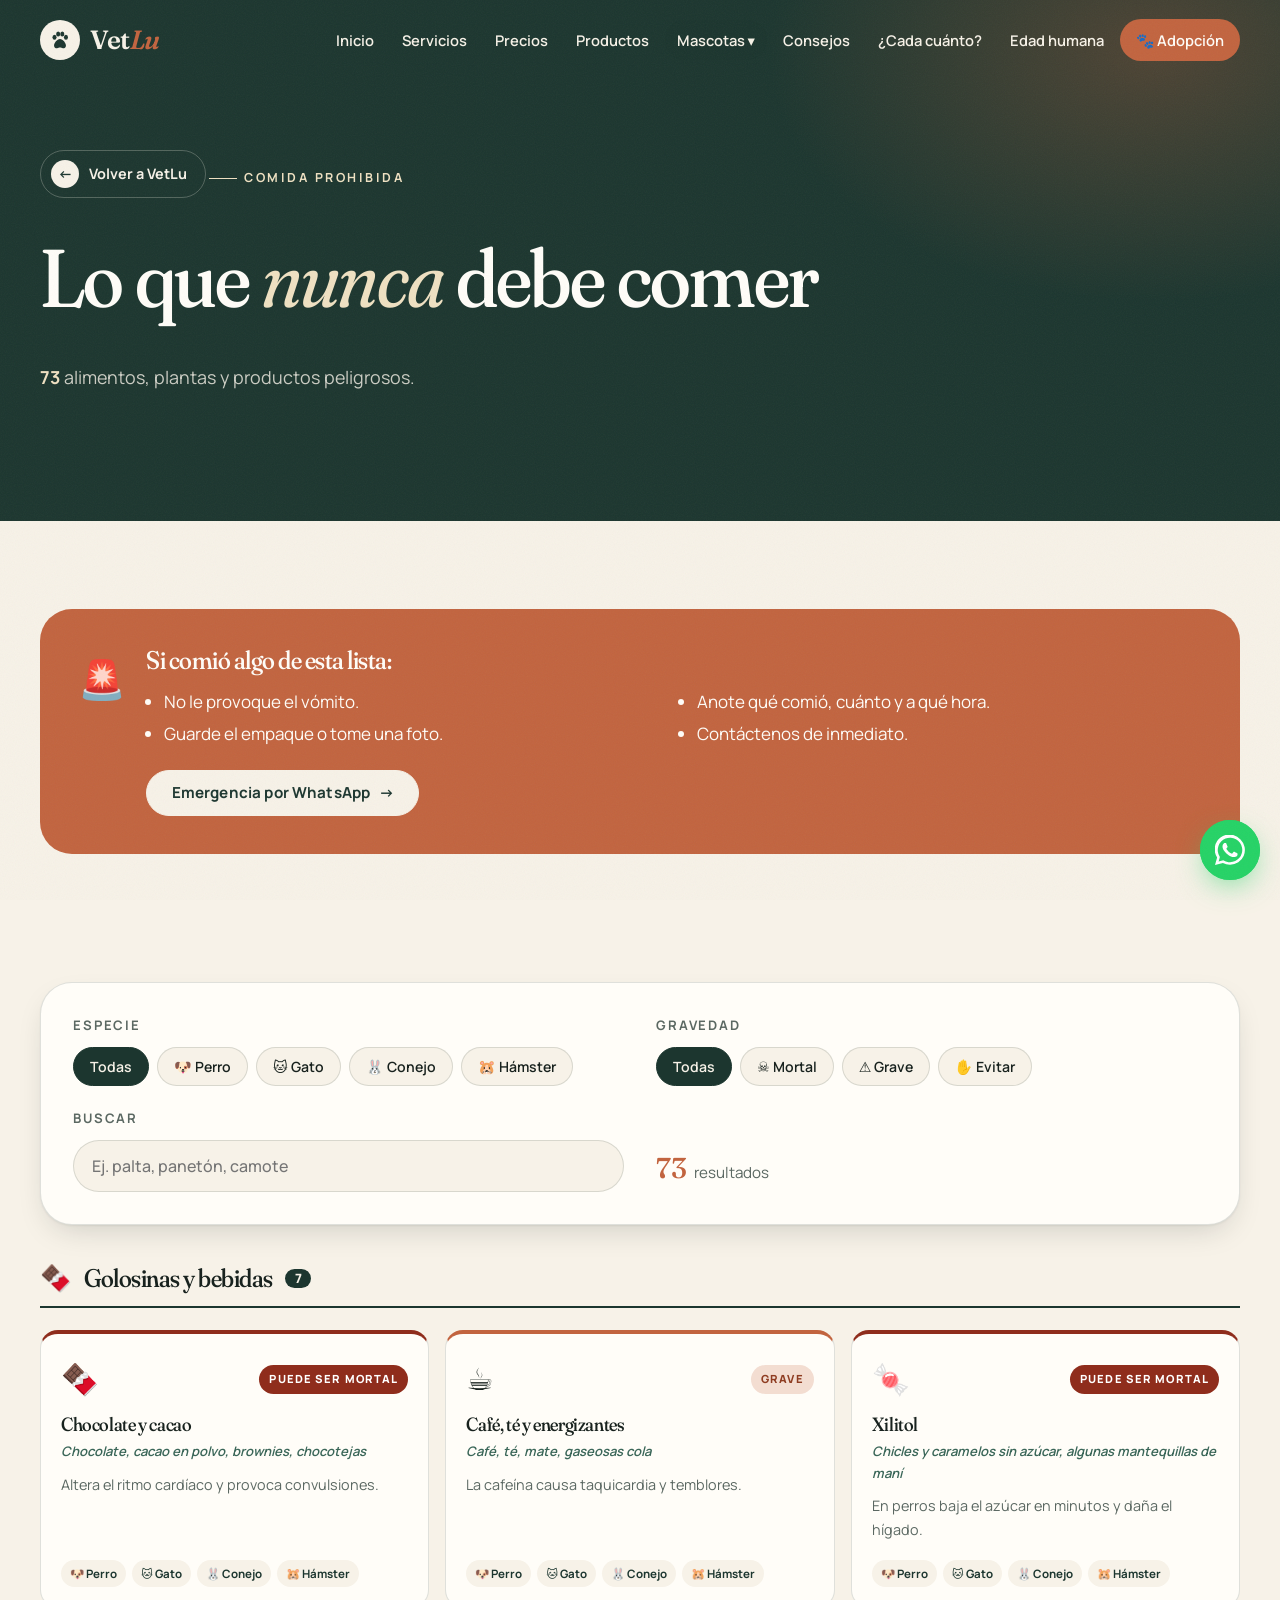
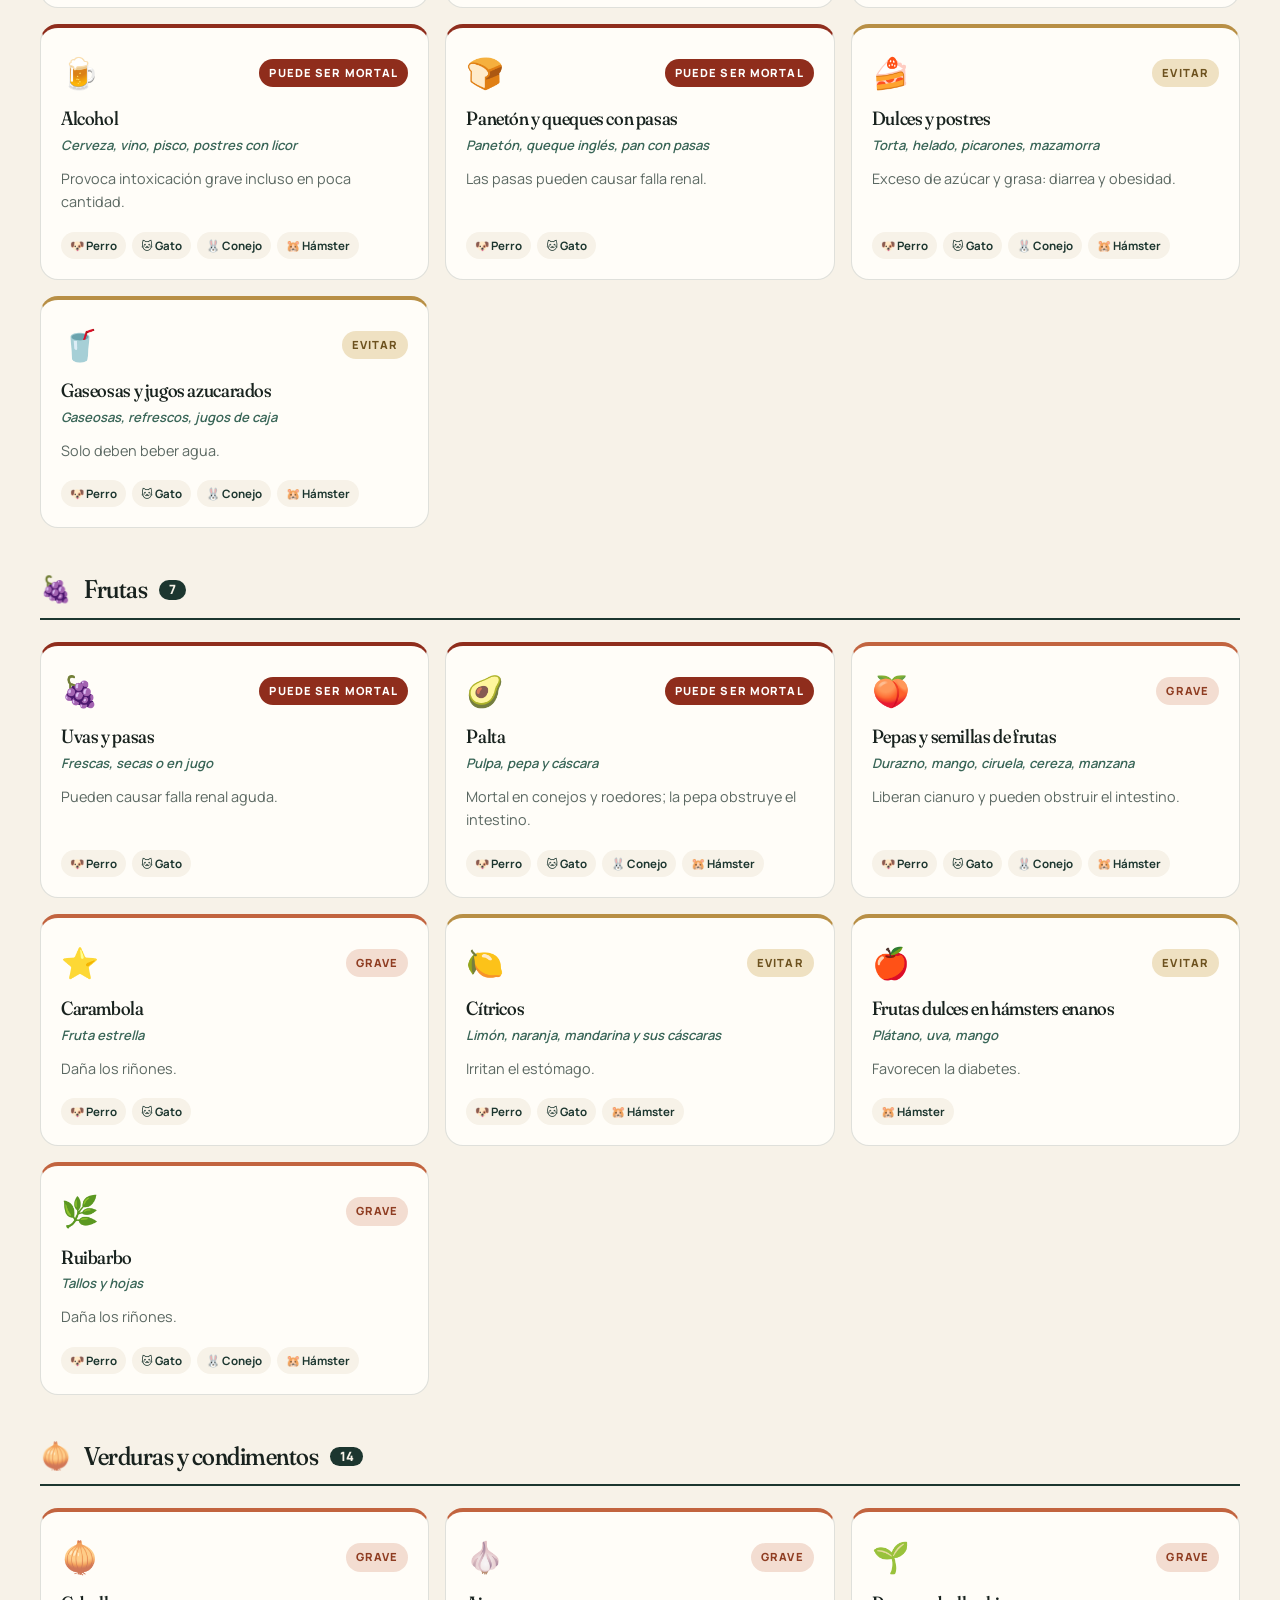
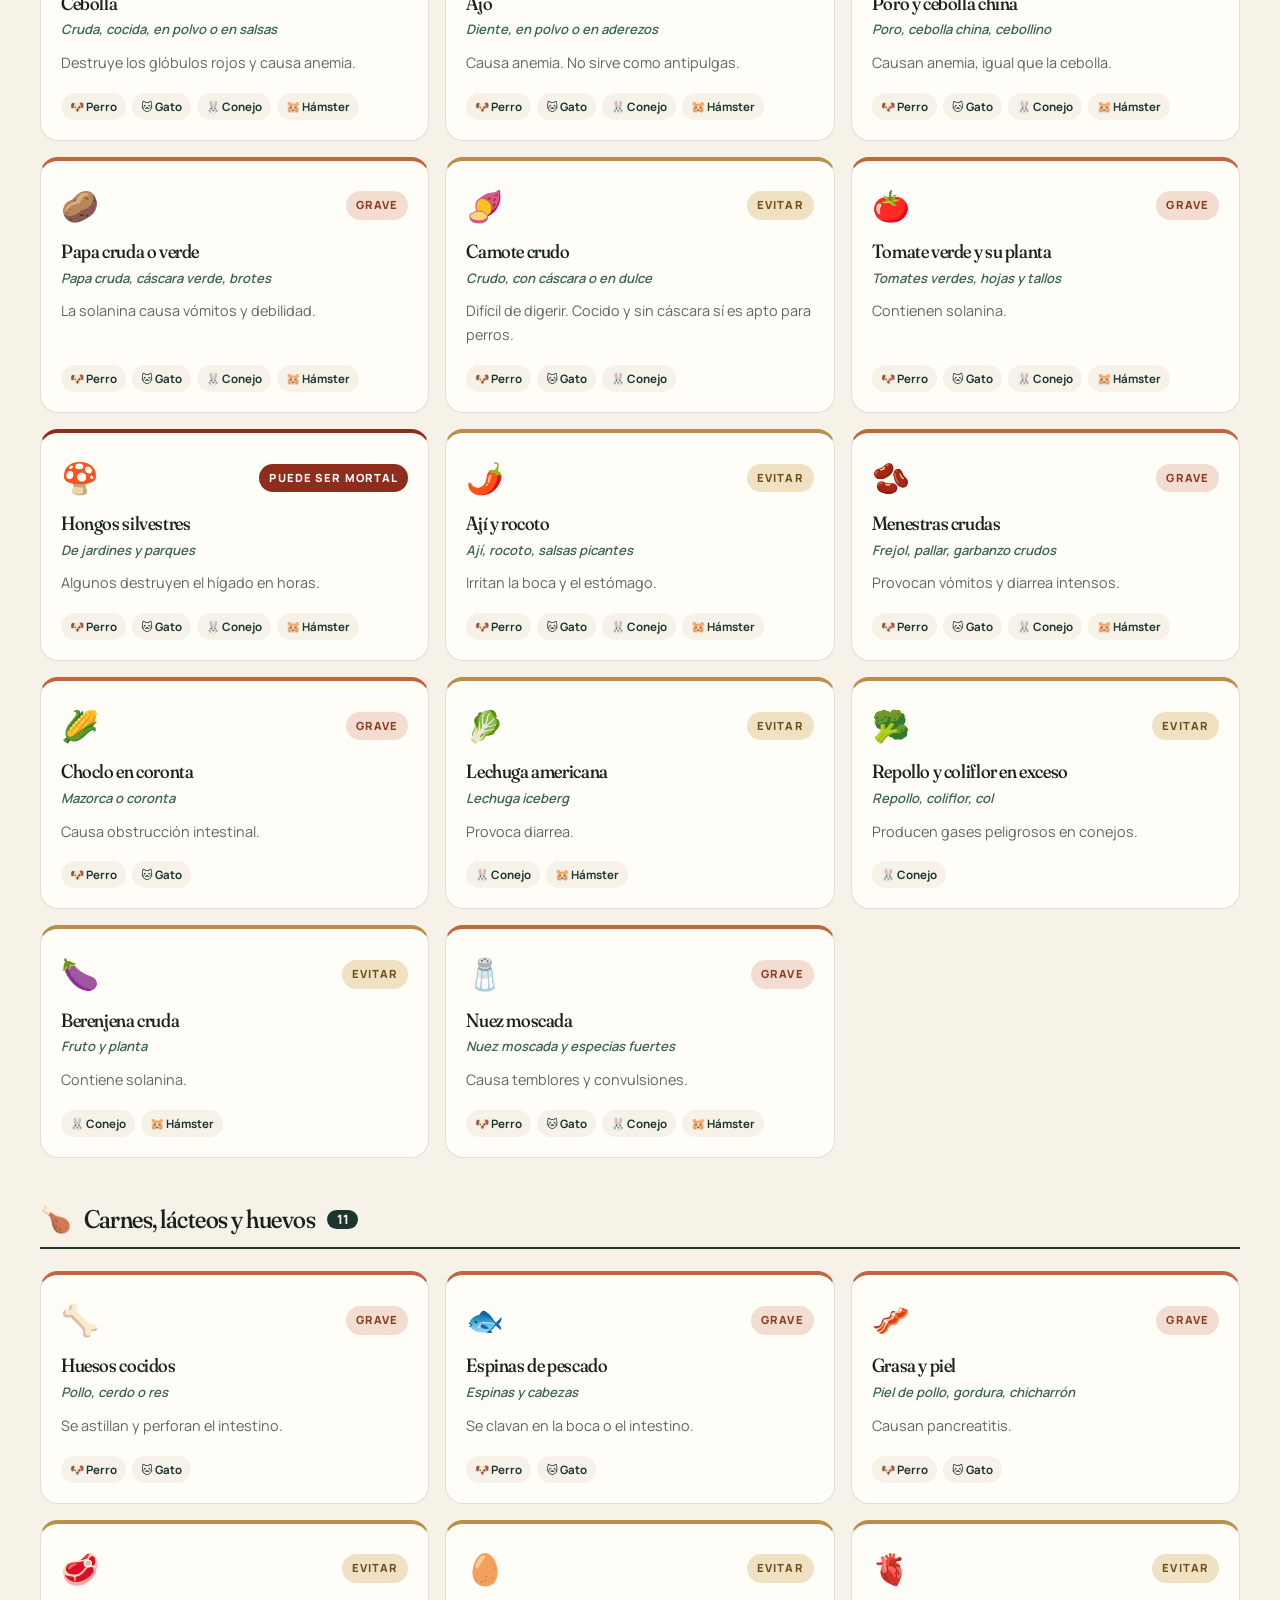
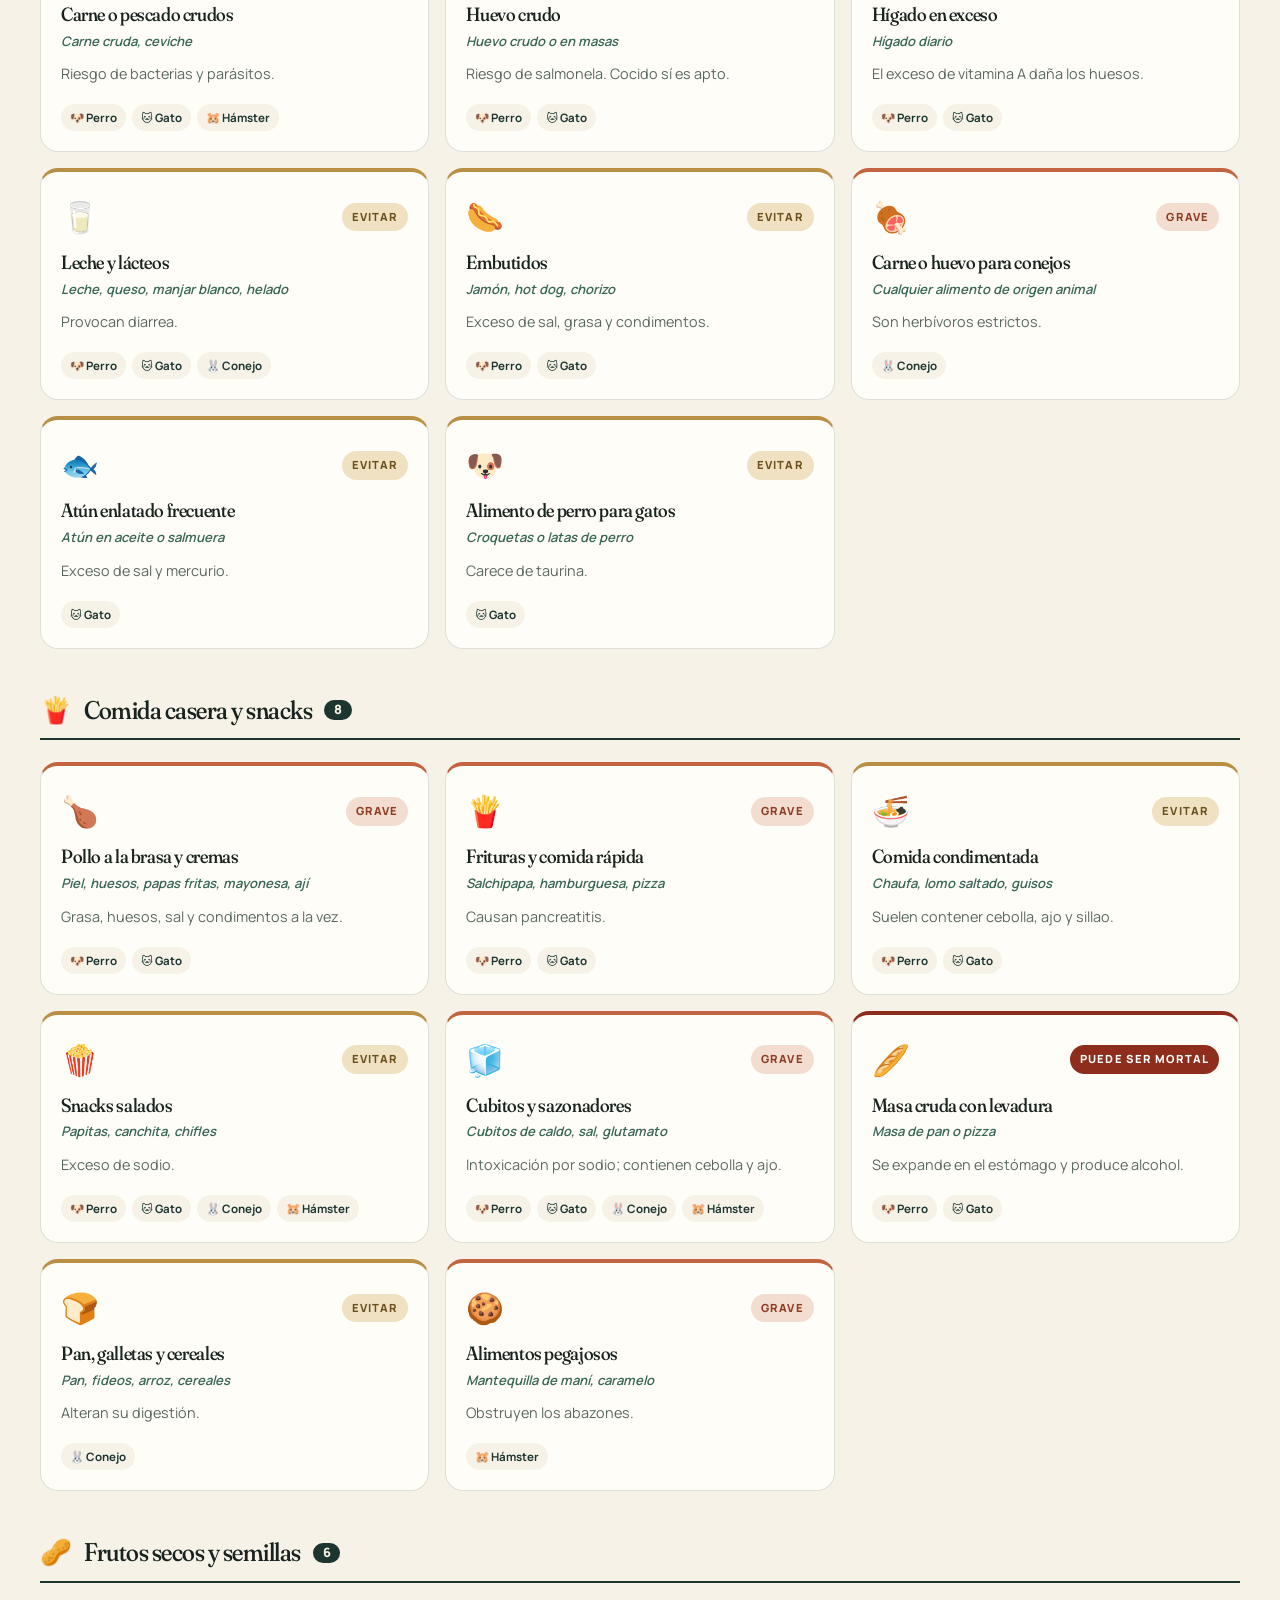
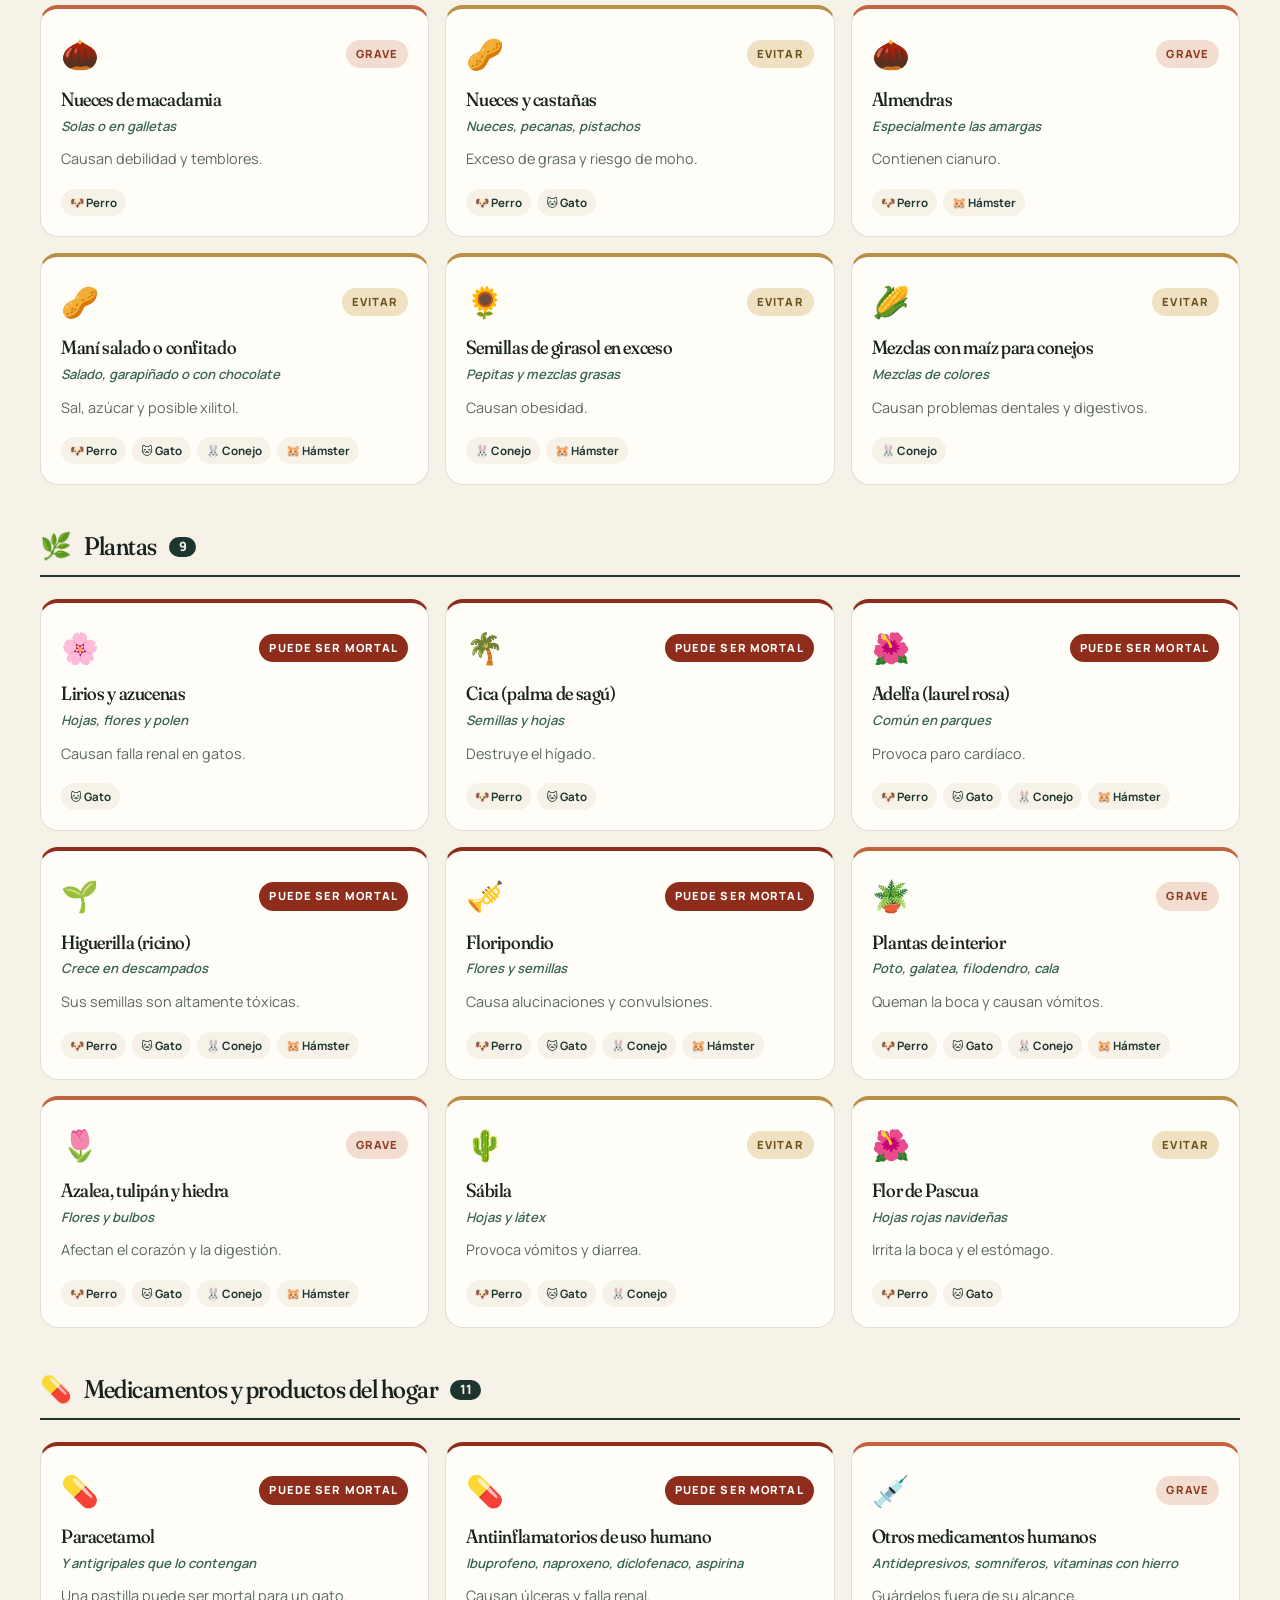
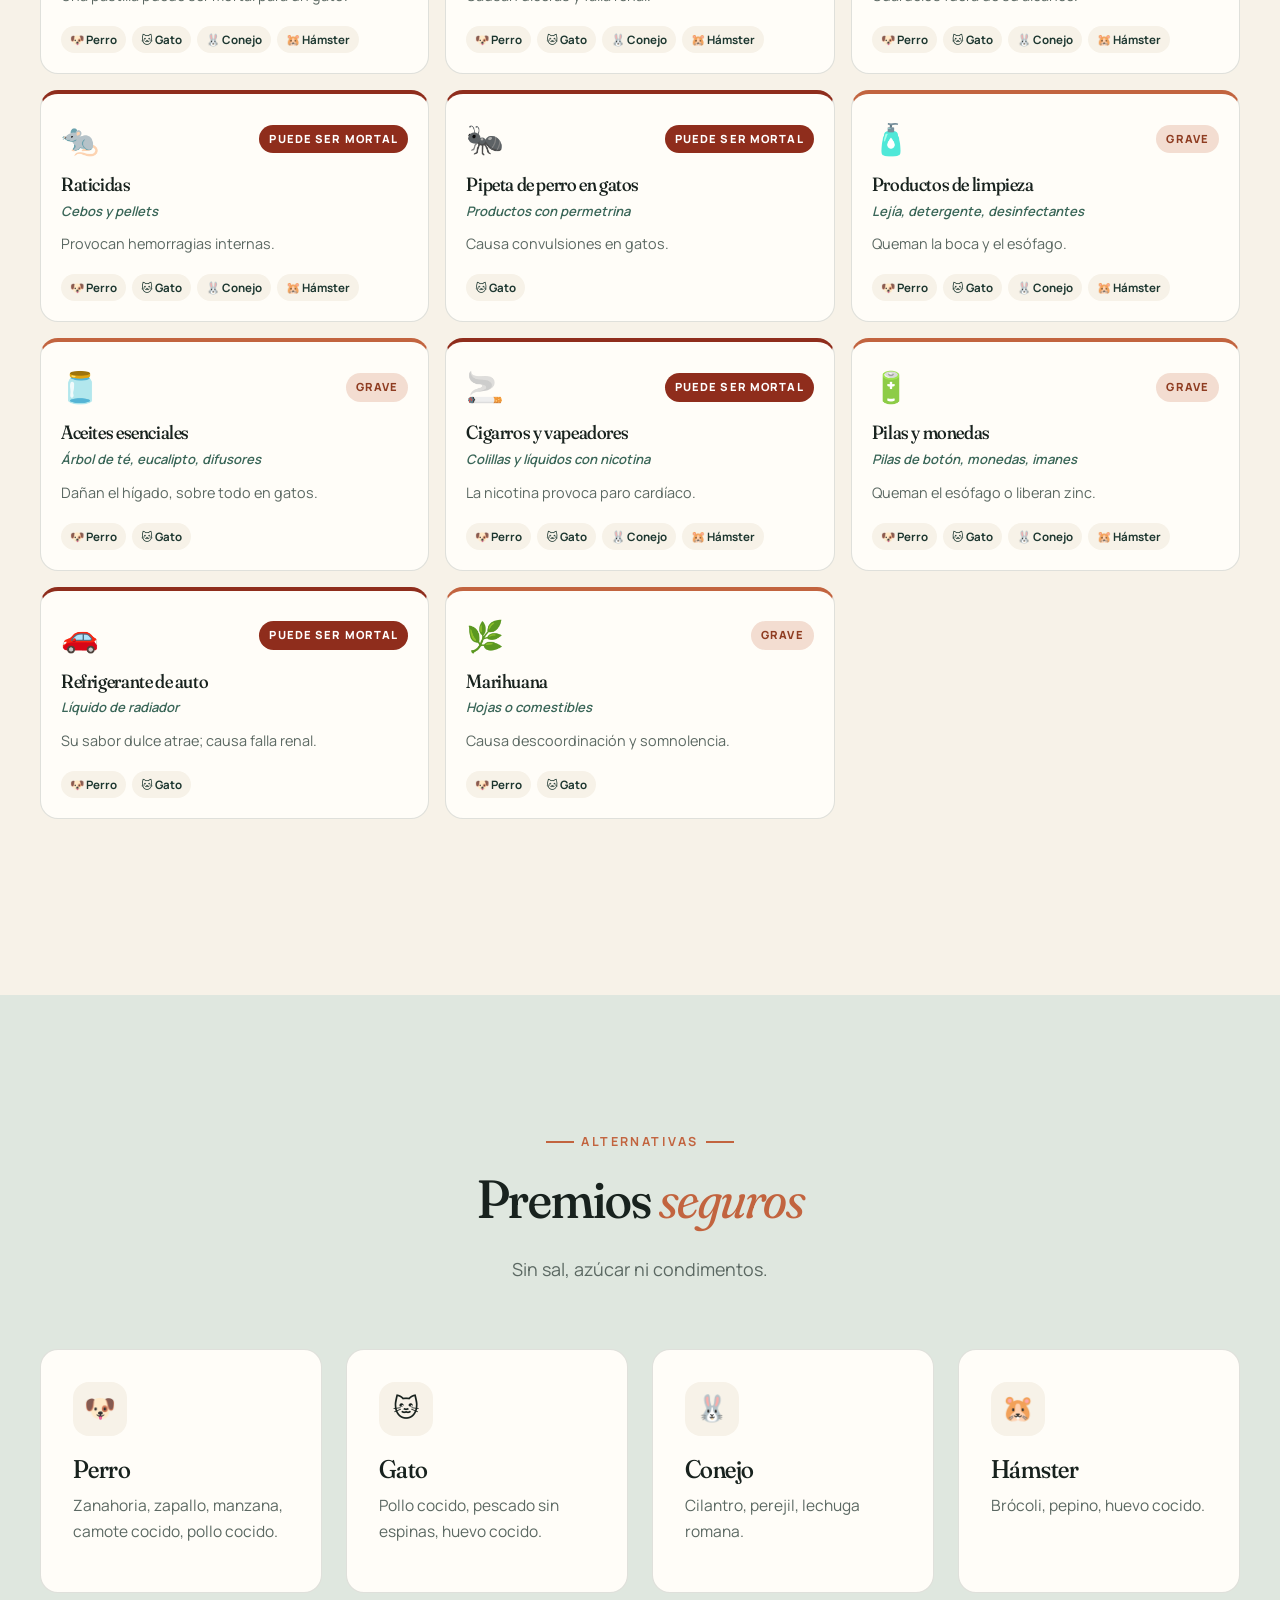
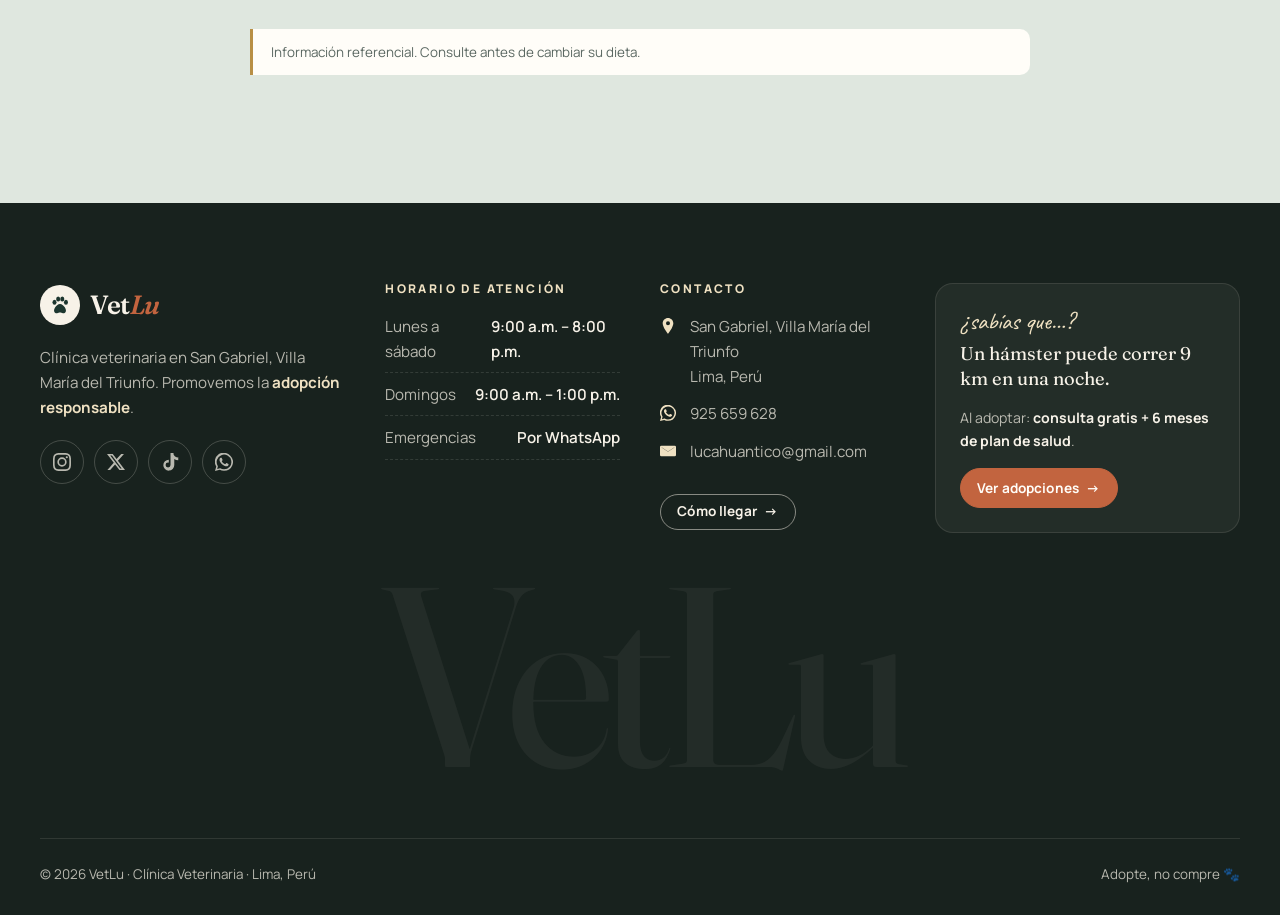
<file: comida-prohibida.html>
<!doctype html>
<html lang="es">
<head>
  <meta charset="utf-8">
  <meta name="viewport" content="width=device-width, initial-scale=1">
  <title>Comida prohibida para mascotas · VetLu</title>
  <meta name="description" content="Alimentos, plantas y productos tóxicos para perros, gatos, conejos y hámsters.">
  <meta name="theme-color" content="#1c362f">
  <link rel="icon" href="data:image/svg+xml,<svg xmlns='http://www.w3.org/2000/svg' viewBox='0 0 100 100'><text y='.9em' font-size='90'>🐾</text></svg>">
  <link rel="preconnect" href="https://fonts.googleapis.com">
  <link rel="preconnect" href="https://fonts.gstatic.com" crossorigin>
  <link href="https://fonts.googleapis.com/css2?family=Caveat:wght@500;700&family=Fraunces:ital,opsz,wght,SOFT@0,9..144,300..700,0..100;1,9..144,300..700,0..100&family=Manrope:wght@400;500;600;700;800&display=swap" rel="stylesheet">
  <link rel="stylesheet" href="assets/css/styles.css">
</head>
<body data-page="comida" data-header="dark">
<main>
  <section class="page-hero">
    <div class="container">
      <a href="index.html" class="back"><span class="circle">←</span>Volver a VetLu</a>
      <p class="eyebrow" style="color:var(--gold-soft)">Comida prohibida</p>
      <h1>Lo que <em>nunca</em> debe comer</h1>
      <p class="lead"><b id="toxTotal" style="color:var(--gold-soft)">73</b> alimentos, plantas y productos peligrosos.</p>
    </div>
  </section>

  <section class="section--tight" style="padding-bottom:0">
    <div class="container">
      <div class="alert reveal" style="margin-top:0">
        <span class="em">🚨</span>
        <div>
          <h3>Si comió algo de esta lista:</h3>
          <ul>
            <li>No le provoque el vómito.</li>
            <li>Anote qué comió, cuánto y a qué hora.</li>
            <li>Guarde el empaque o tome una foto.</li>
            <li>Contáctenos de inmediato.</li>
          </ul>
          <div class="btn-row" style="margin-top:22px"><a class="btn btn--light" data-wa="Hola VetLu, mi mascota comió algo tóxico">Emergencia por WhatsApp <span class="arrow">→</span></a></div>
        </div>
      </div>
    </div>
  </section>

  <section class="section" id="lista">
    <div class="container">
      <div class="tox-tools reveal">
        <div class="field" style="margin:0">
          <span class="label">Especie</span>
          <div class="chips" data-tox="sp">
            <button type="button" data-v="todos" aria-pressed="true">Todas</button>
            <button type="button" data-v="p" aria-pressed="false">🐶 Perro</button>
            <button type="button" data-v="g" aria-pressed="false">🐱 Gato</button>
            <button type="button" data-v="c" aria-pressed="false">🐰 Conejo</button>
            <button type="button" data-v="h" aria-pressed="false">🐹 Hámster</button>
          </div>
        </div>
        <div class="field" style="margin:0">
          <span class="label">Gravedad</span>
          <div class="chips" data-tox="lvl">
            <button type="button" data-v="todos" aria-pressed="true">Todas</button>
            <button type="button" data-v="mortal" aria-pressed="false">☠️ Mortal</button>
            <button type="button" data-v="grave" aria-pressed="false">⚠️ Grave</button>
            <button type="button" data-v="cuidado" aria-pressed="false">✋ Evitar</button>
          </div>
        </div>
        <div class="field" style="margin:0">
          <label for="toxSearch">Buscar</label>
          <input id="toxSearch" class="tox-search" type="search" placeholder="Ej. palta, panetón, camote" autocomplete="off">
        </div>
        <p class="tox-count"><b id="toxCount">0</b> resultados</p>
      </div>
      <div id="toxList"></div>
    </div>
  </section>

  <section class="section section--sage">
    <div class="container">
      <div class="section-head center"><p class="eyebrow">Alternativas</p><h2>Premios <em>seguros</em></h2><p class="lead">Sin sal, azúcar ni condimentos.</p></div>
      <div class="grid grid-4">
        <div class="card reveal" data-delay="1"><div class="icon">🐶</div><h3>Perro</h3><p>Zanahoria, zapallo, manzana, camote cocido, pollo cocido.</p></div>
        <div class="card reveal" data-delay="2"><div class="icon">🐱</div><h3>Gato</h3><p>Pollo cocido, pescado sin espinas, huevo cocido.</p></div>
        <div class="card reveal" data-delay="3"><div class="icon">🐰</div><h3>Conejo</h3><p>Cilantro, perejil, lechuga romana.</p></div>
        <div class="card reveal" data-delay="4"><div class="icon">🐹</div><h3>Hámster</h3><p>Brócoli, pepino, huevo cocido.</p></div>
      </div>
      <p class="disclaimer" style="margin:36px auto 0">Información referencial. Consulte antes de cambiar su dieta.</p>
    </div>
  </section>
</main>
<script src="assets/js/config.js"></script>
<script src="assets/js/toxicos.js"></script>
<script src="assets/js/layout.js"></script>
</body>
</html>
</file>
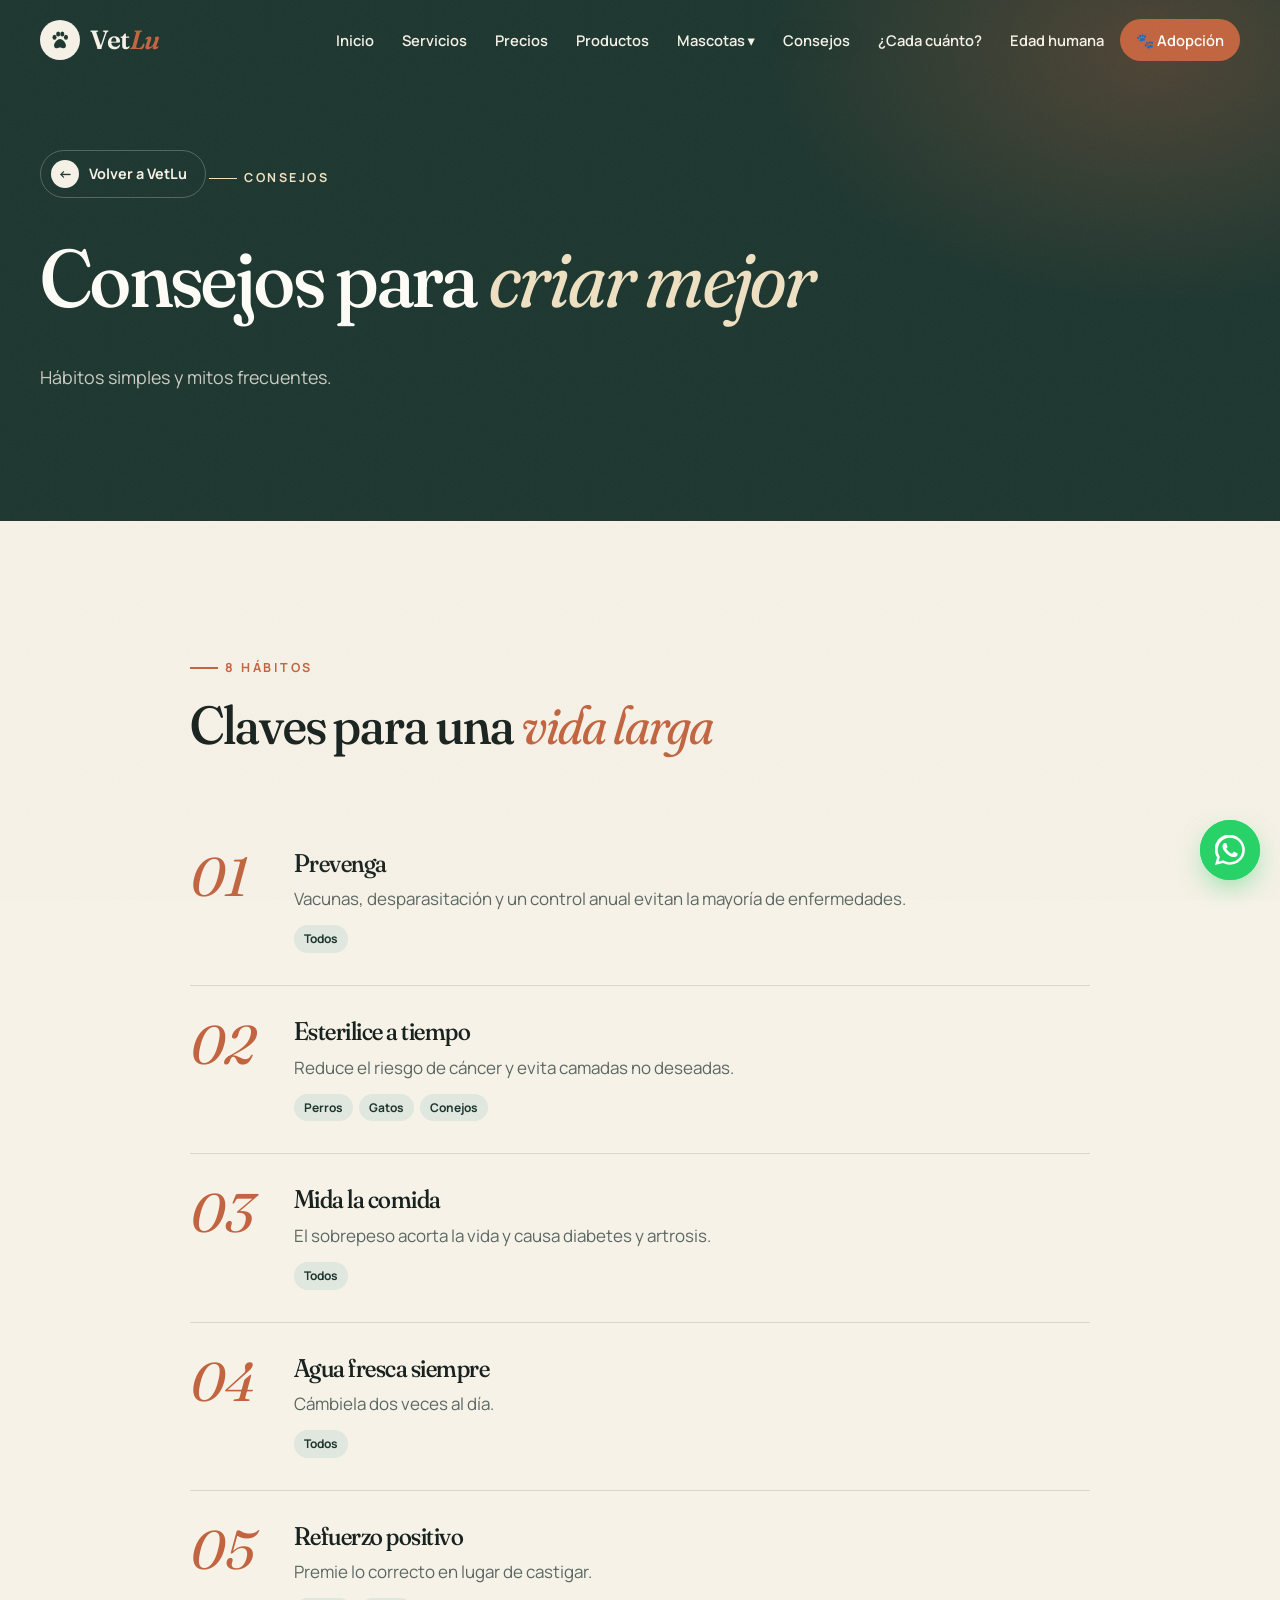
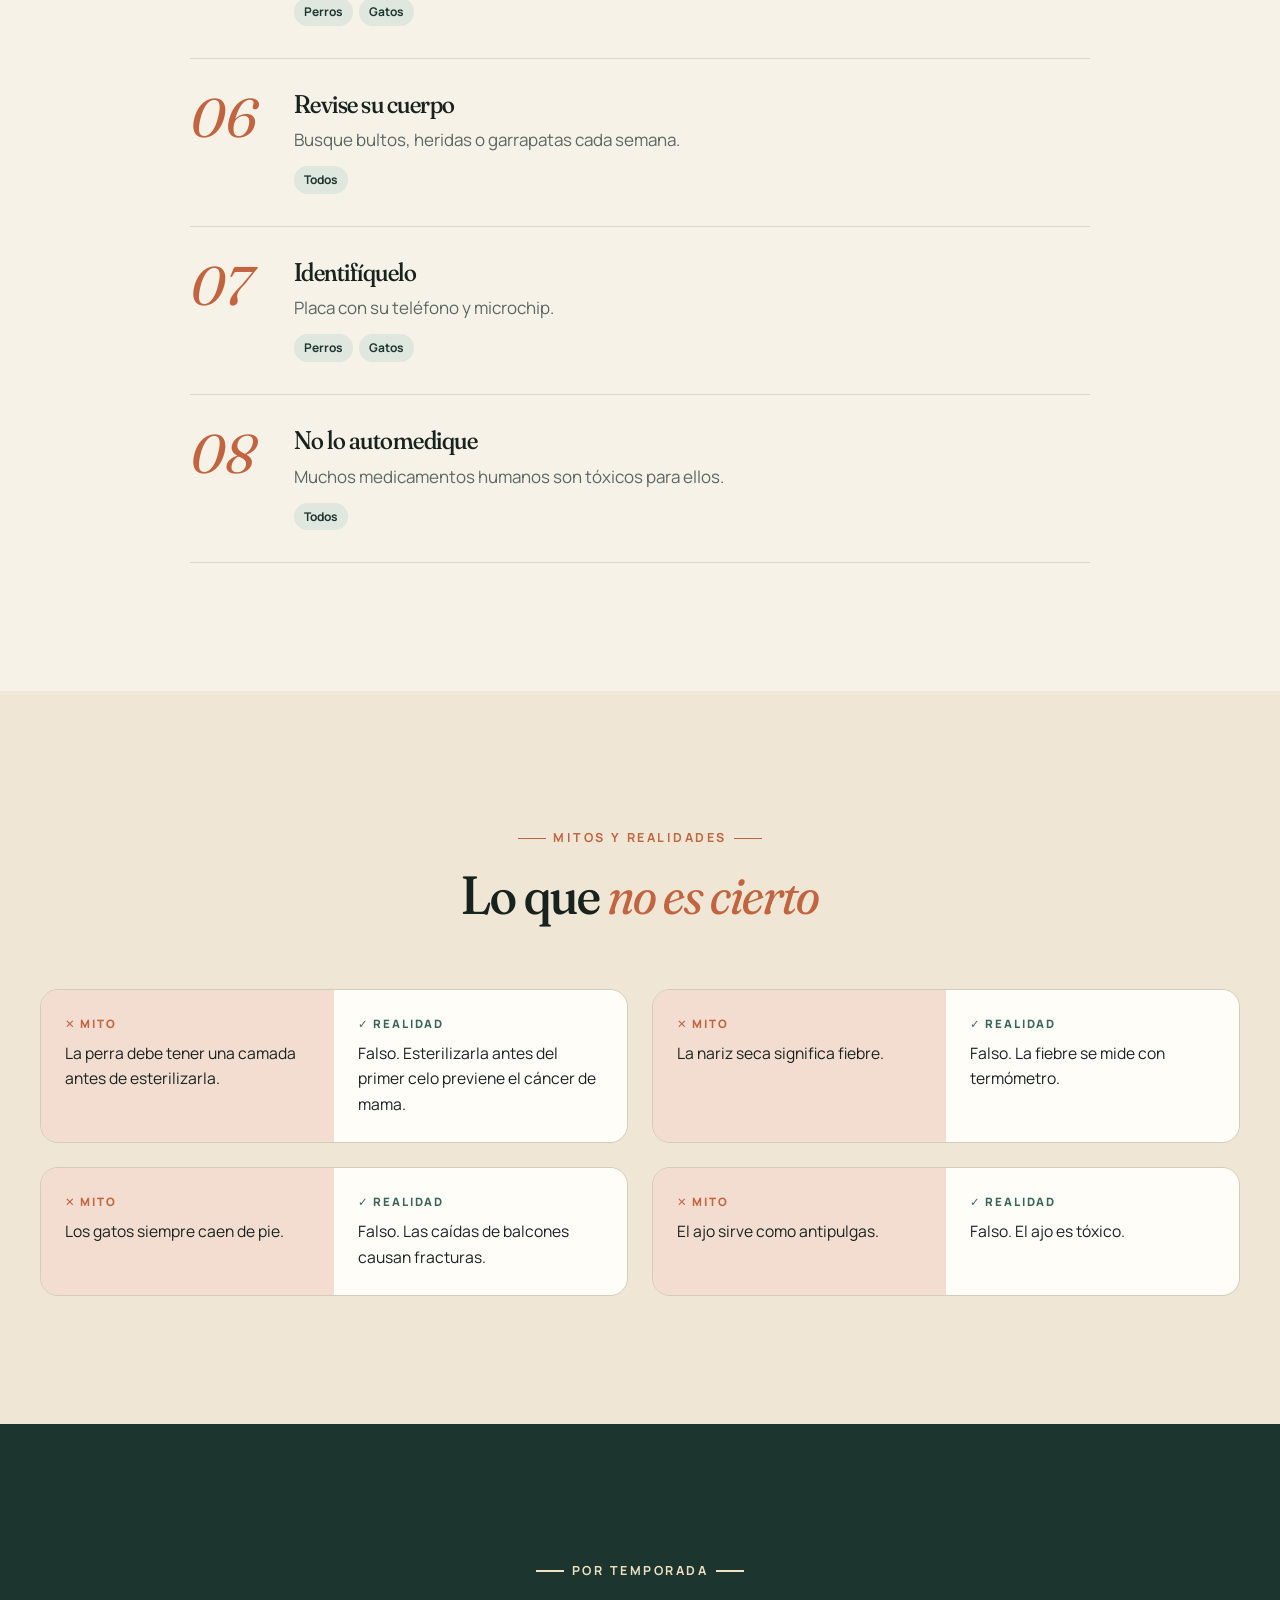
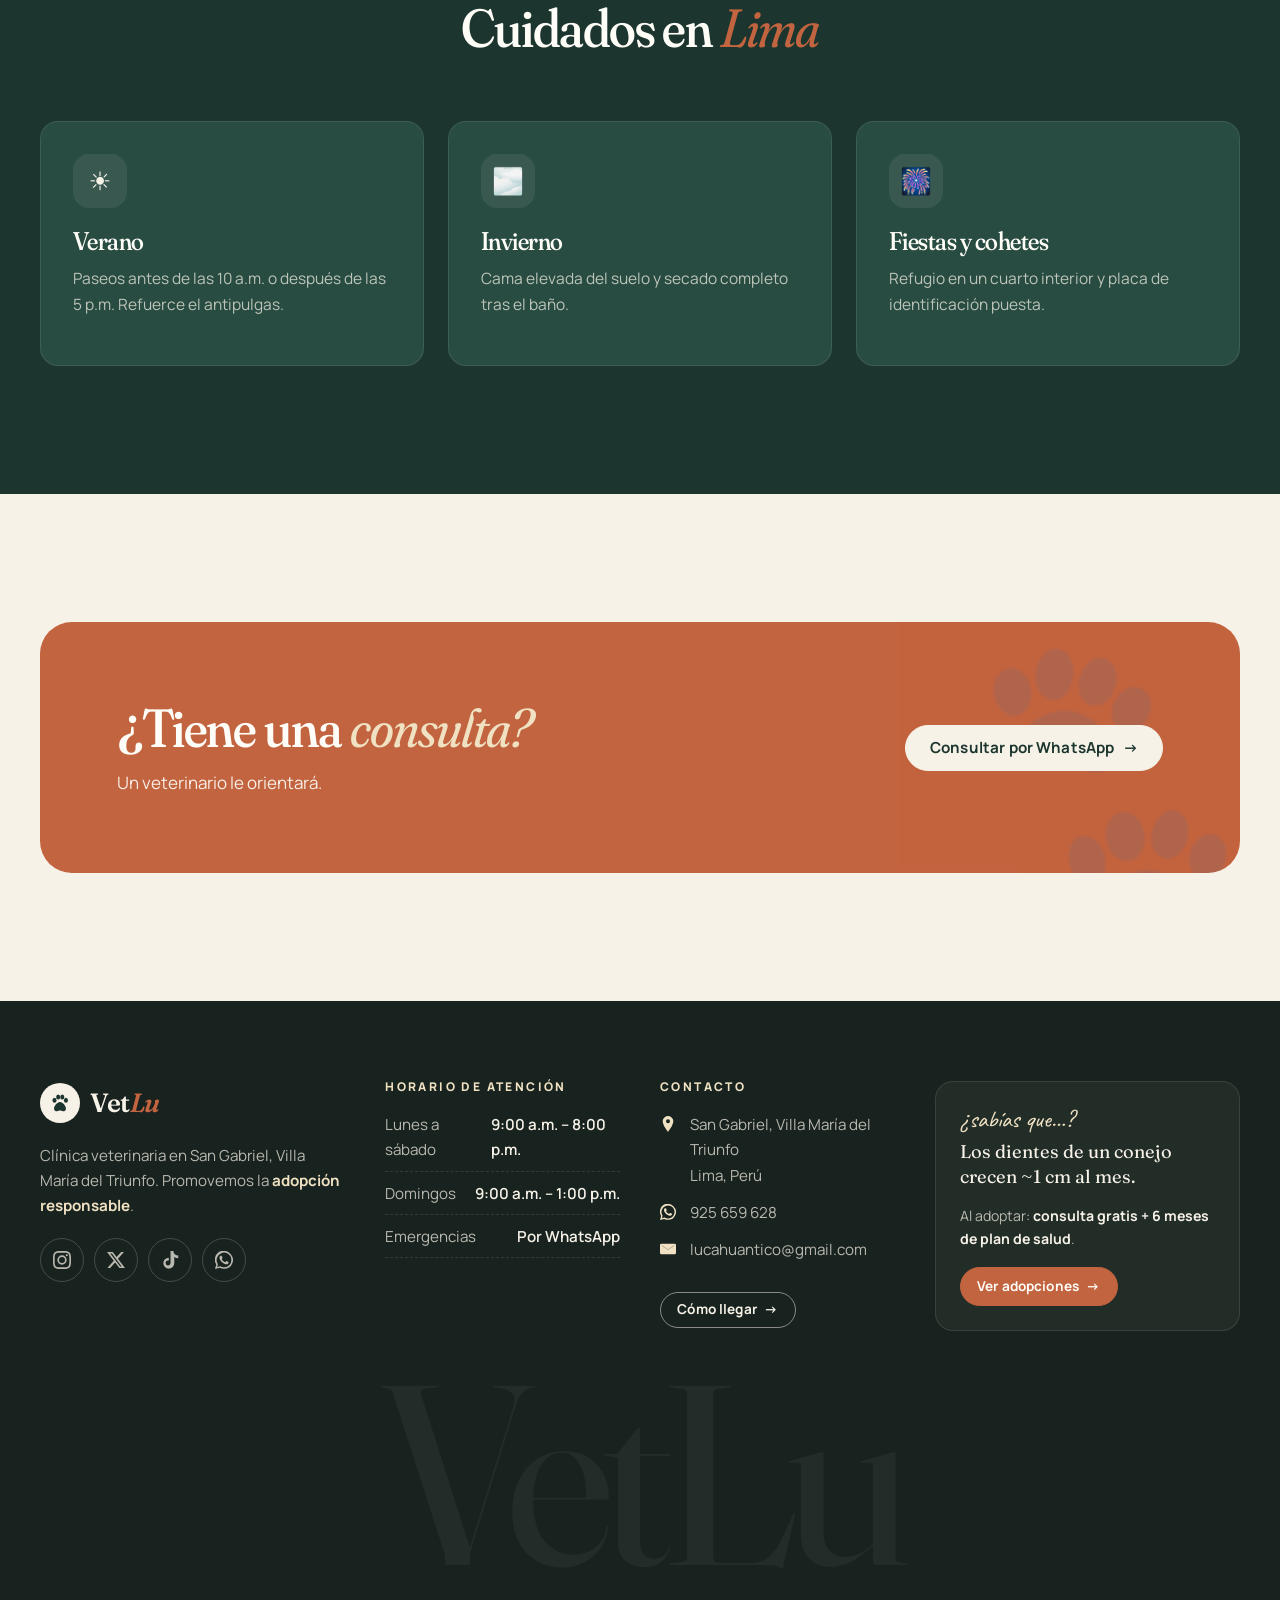
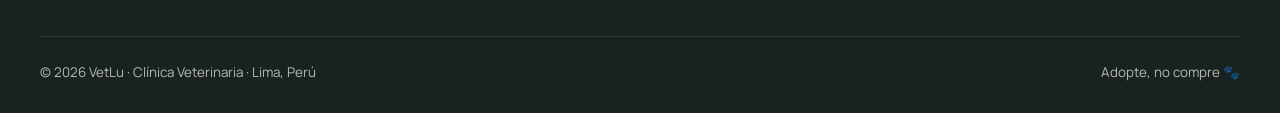
<file: consejos.html>
<!doctype html>
<html lang="es">
<head>
  <meta charset="utf-8">
  <meta name="viewport" content="width=device-width, initial-scale=1">
  <title>Consejos para criar mejor · VetLu</title>
  <meta name="description" content="Consejos veterinarios para el cuidado de perros, gatos, conejos y hámsters.">
  <meta name="theme-color" content="#1c362f">
  <link rel="icon" href="data:image/svg+xml,<svg xmlns='http://www.w3.org/2000/svg' viewBox='0 0 100 100'><text y='.9em' font-size='90'>🐾</text></svg>">
  <link rel="preconnect" href="https://fonts.googleapis.com">
  <link rel="preconnect" href="https://fonts.gstatic.com" crossorigin>
  <link href="https://fonts.googleapis.com/css2?family=Caveat:wght@500;700&family=Fraunces:ital,opsz,wght,SOFT@0,9..144,300..700,0..100;1,9..144,300..700,0..100&family=Manrope:wght@400;500;600;700;800&display=swap" rel="stylesheet">
  <link rel="stylesheet" href="assets/css/styles.css">
</head>
<body data-page="consejos" data-header="dark">
<main>
  <section class="page-hero">
    <div class="container">
      <a href="index.html" class="back"><span class="circle">←</span>Volver a VetLu</a>
      <p class="eyebrow" style="color:var(--gold-soft)">Consejos</p>
      <h1>Consejos para <em>criar mejor</em></h1>
      <p class="lead">Hábitos simples y mitos frecuentes.</p>
    </div>
  </section>

  <section class="section">
    <div class="container" style="max-width:900px">
      <div class="section-head"><p class="eyebrow">8 hábitos</p><h2>Claves para una <em>vida larga</em></h2></div>
        <div class="tip reveal"><span class="n">01</span><div><h3>Prevenga</h3><p>Vacunas, desparasitación y un control anual evitan la mayoría de enfermedades.</p><div class="who"><span>Todos</span></div></div></div>
        <div class="tip reveal"><span class="n">02</span><div><h3>Esterilice a tiempo</h3><p>Reduce el riesgo de cáncer y evita camadas no deseadas.</p><div class="who"><span>Perros</span><span>Gatos</span><span>Conejos</span></div></div></div>
        <div class="tip reveal"><span class="n">03</span><div><h3>Mida la comida</h3><p>El sobrepeso acorta la vida y causa diabetes y artrosis.</p><div class="who"><span>Todos</span></div></div></div>
        <div class="tip reveal"><span class="n">04</span><div><h3>Agua fresca siempre</h3><p>Cámbiela dos veces al día.</p><div class="who"><span>Todos</span></div></div></div>
        <div class="tip reveal"><span class="n">05</span><div><h3>Refuerzo positivo</h3><p>Premie lo correcto en lugar de castigar.</p><div class="who"><span>Perros</span><span>Gatos</span></div></div></div>
        <div class="tip reveal"><span class="n">06</span><div><h3>Revise su cuerpo</h3><p>Busque bultos, heridas o garrapatas cada semana.</p><div class="who"><span>Todos</span></div></div></div>
        <div class="tip reveal"><span class="n">07</span><div><h3>Identifíquelo</h3><p>Placa con su teléfono y microchip.</p><div class="who"><span>Perros</span><span>Gatos</span></div></div></div>
        <div class="tip reveal"><span class="n">08</span><div><h3>No lo automedique</h3><p>Muchos medicamentos humanos son tóxicos para ellos.</p><div class="who"><span>Todos</span></div></div></div>
    </div>
  </section>

  <section class="section section--sand">
    <div class="container">
      <div class="section-head center"><p class="eyebrow">Mitos y realidades</p><h2>Lo que <em>no es cierto</em></h2></div>
      <div class="grid grid-2">
        <div class="myth reveal" data-delay="1"><div class="m"><small>✕ Mito</small><p>La perra debe tener una camada antes de esterilizarla.</p></div><div class="r"><small>✓ Realidad</small><p>Falso. Esterilizarla antes del primer celo previene el cáncer de mama.</p></div></div>
        <div class="myth reveal" data-delay="2"><div class="m"><small>✕ Mito</small><p>La nariz seca significa fiebre.</p></div><div class="r"><small>✓ Realidad</small><p>Falso. La fiebre se mide con termómetro.</p></div></div>
        <div class="myth reveal" data-delay="1"><div class="m"><small>✕ Mito</small><p>Los gatos siempre caen de pie.</p></div><div class="r"><small>✓ Realidad</small><p>Falso. Las caídas de balcones causan fracturas.</p></div></div>
        <div class="myth reveal" data-delay="2"><div class="m"><small>✕ Mito</small><p>El ajo sirve como antipulgas.</p></div><div class="r"><small>✓ Realidad</small><p>Falso. El ajo es tóxico.</p></div></div>
      </div>
    </div>
  </section>

  <section class="section section--dark">
    <div class="container">
      <div class="section-head center"><p class="eyebrow">Por temporada</p><h2>Cuidados en <em>Lima</em></h2></div>
      <div class="grid grid-3">
        <div class="card reveal" data-delay="1"><div class="icon">☀️</div><h3>Verano</h3><p>Paseos antes de las 10 a.m. o después de las 5 p.m. Refuerce el antipulgas.</p></div>
        <div class="card reveal" data-delay="2"><div class="icon">🌫️</div><h3>Invierno</h3><p>Cama elevada del suelo y secado completo tras el baño.</p></div>
        <div class="card reveal" data-delay="3"><div class="icon">🎆</div><h3>Fiestas y cohetes</h3><p>Refugio en un cuarto interior y placa de identificación puesta.</p></div>
      </div>
    </div>
  </section>

  <section class="section">
    <div class="container">
      <div class="cta-band reveal">
        <div><h2>¿Tiene una <em>consulta?</em></h2><p>Un veterinario le orientará.</p></div>
        <div class="btn-row"><a class="btn btn--light" data-wa="Hola VetLu, tengo una consulta sobre el cuidado de mi mascota">Consultar por WhatsApp <span class="arrow">→</span></a></div>
      </div>
    </div>
  </section>
</main>
<script src="assets/js/config.js"></script>
<script src="assets/js/layout.js"></script>
</body>
</html>
</file>
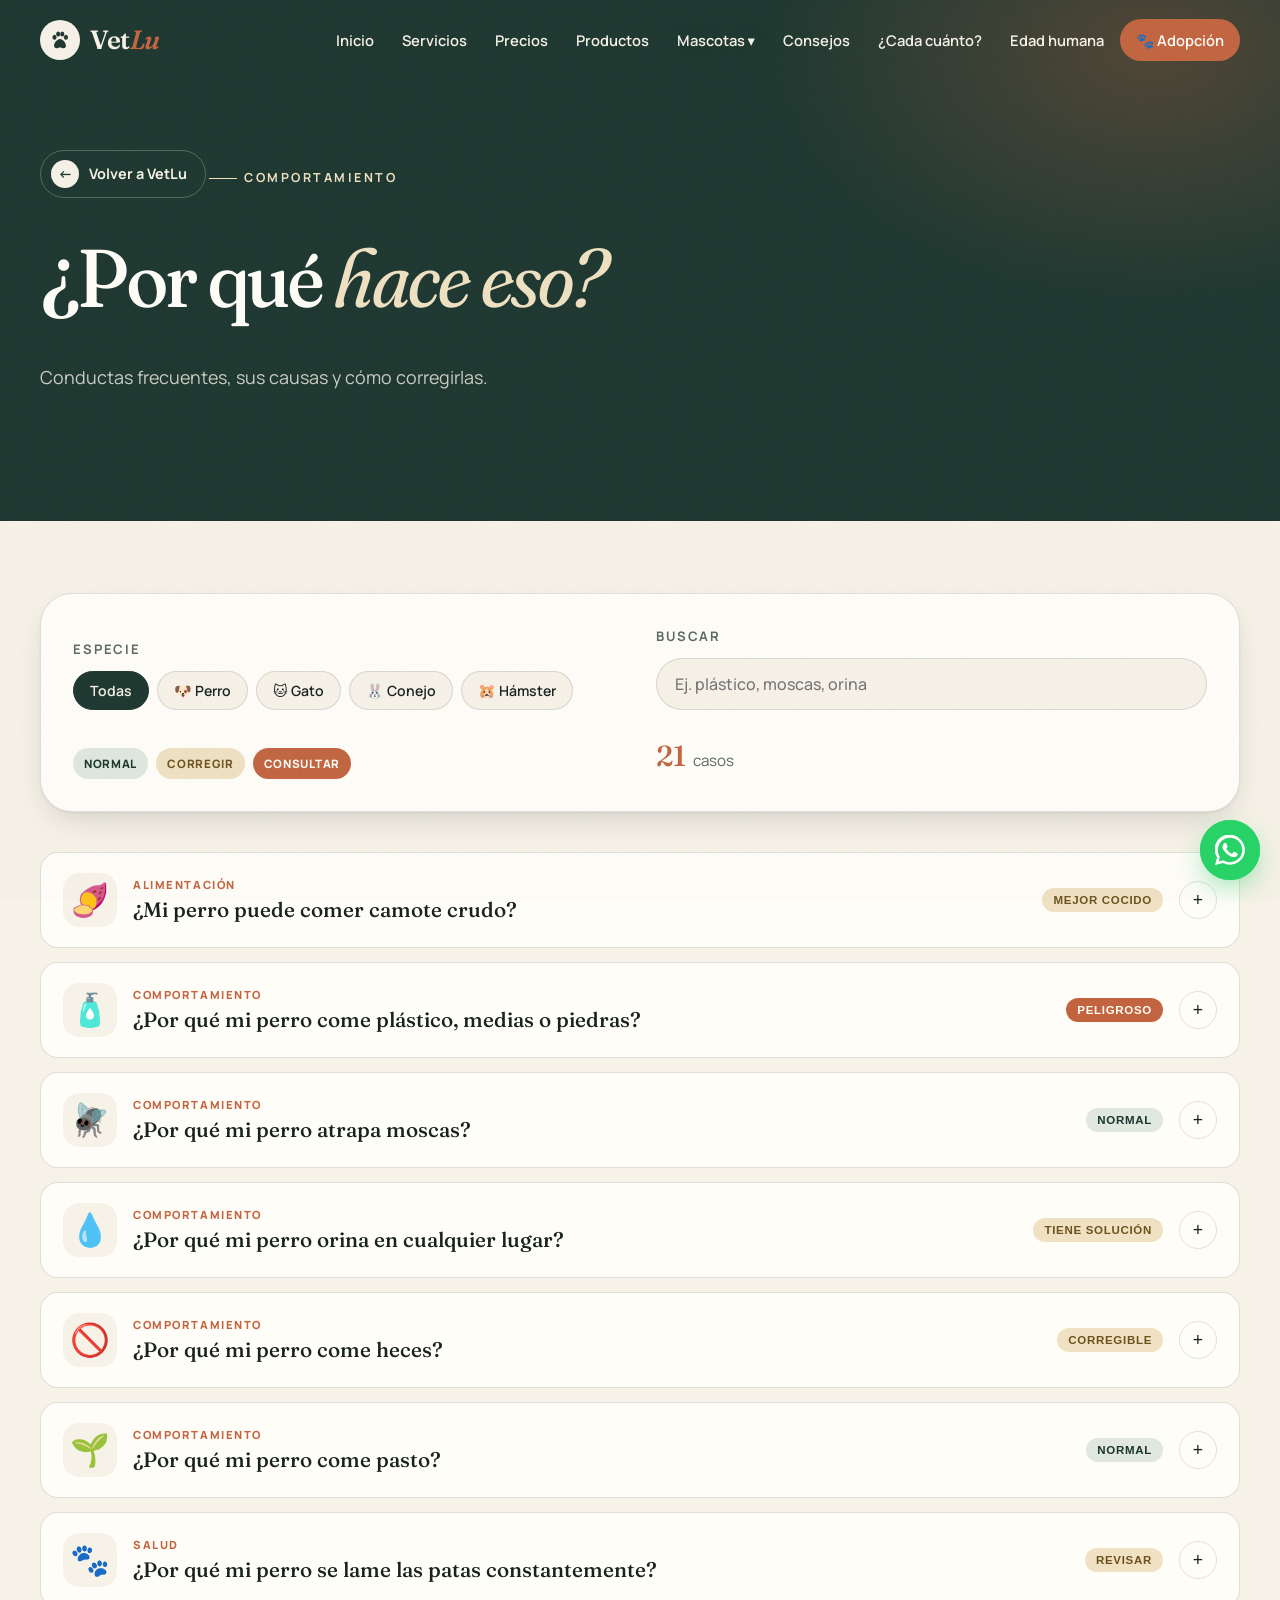
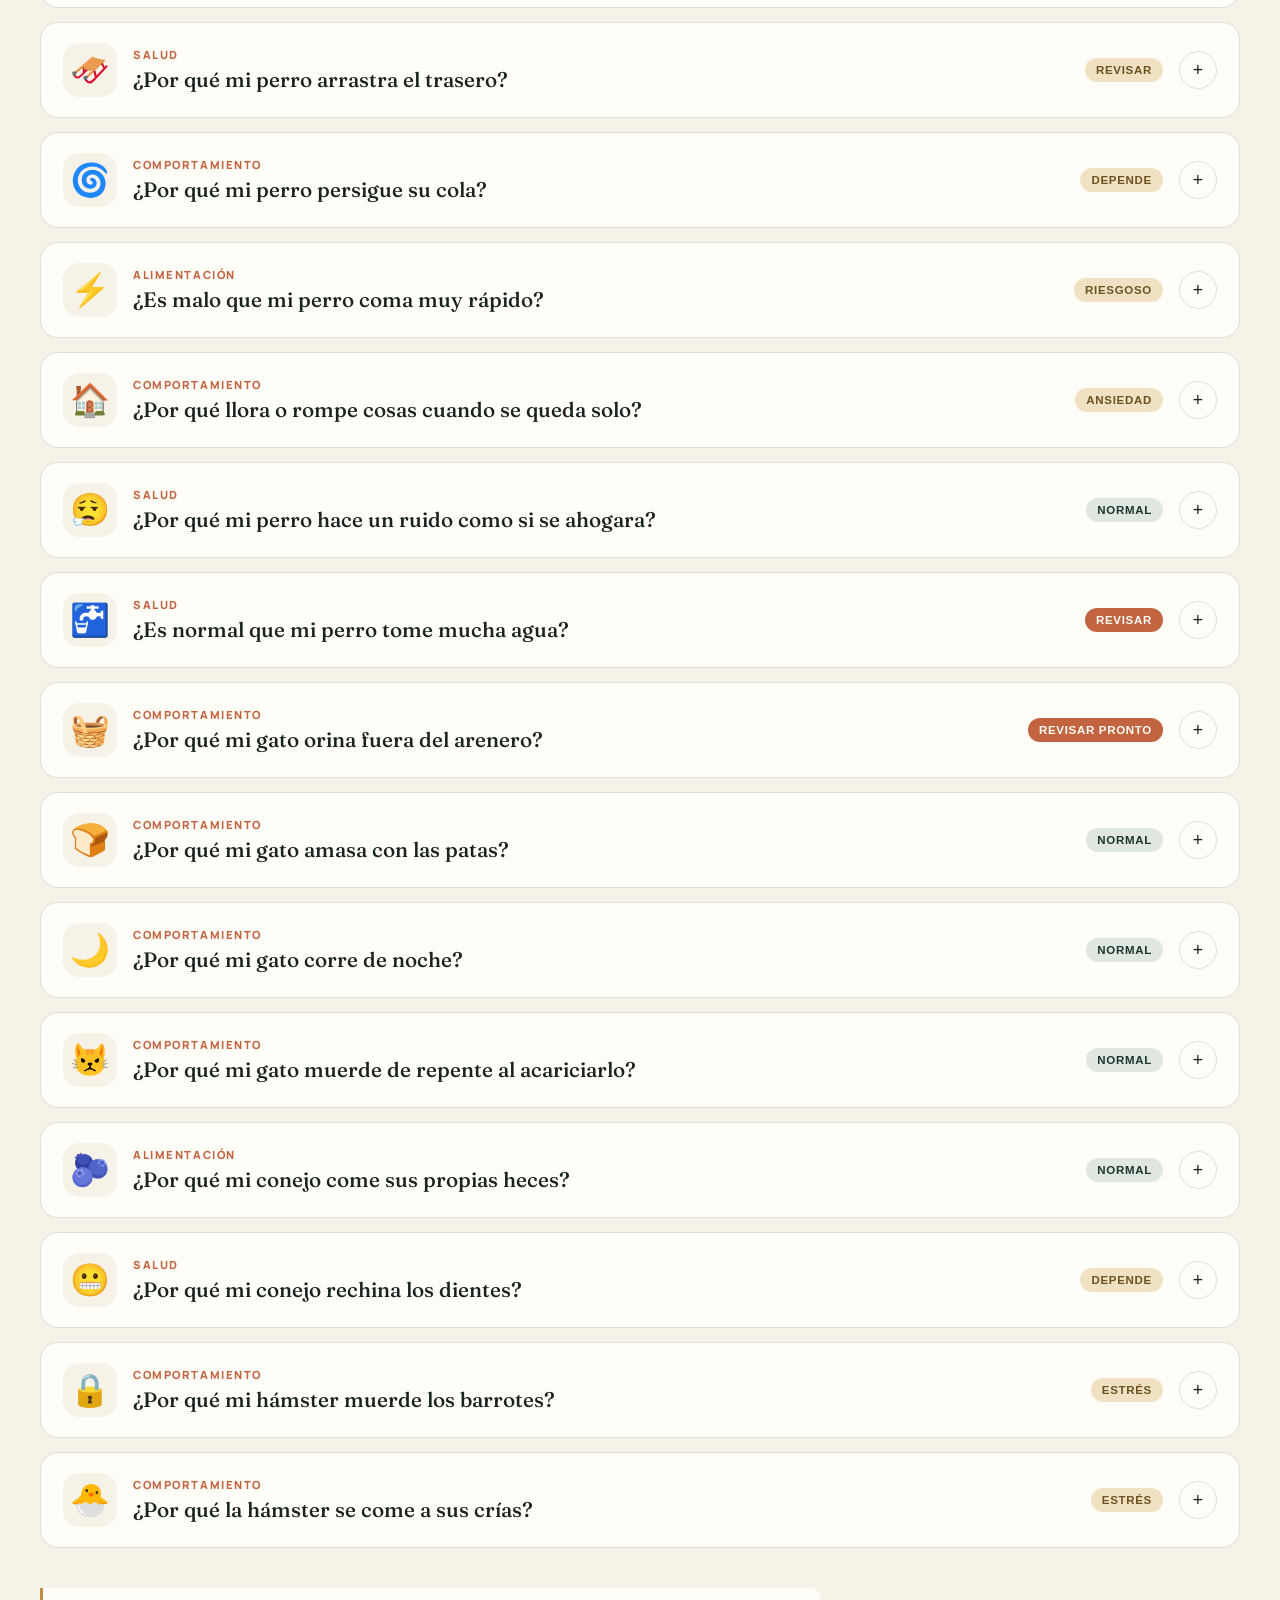
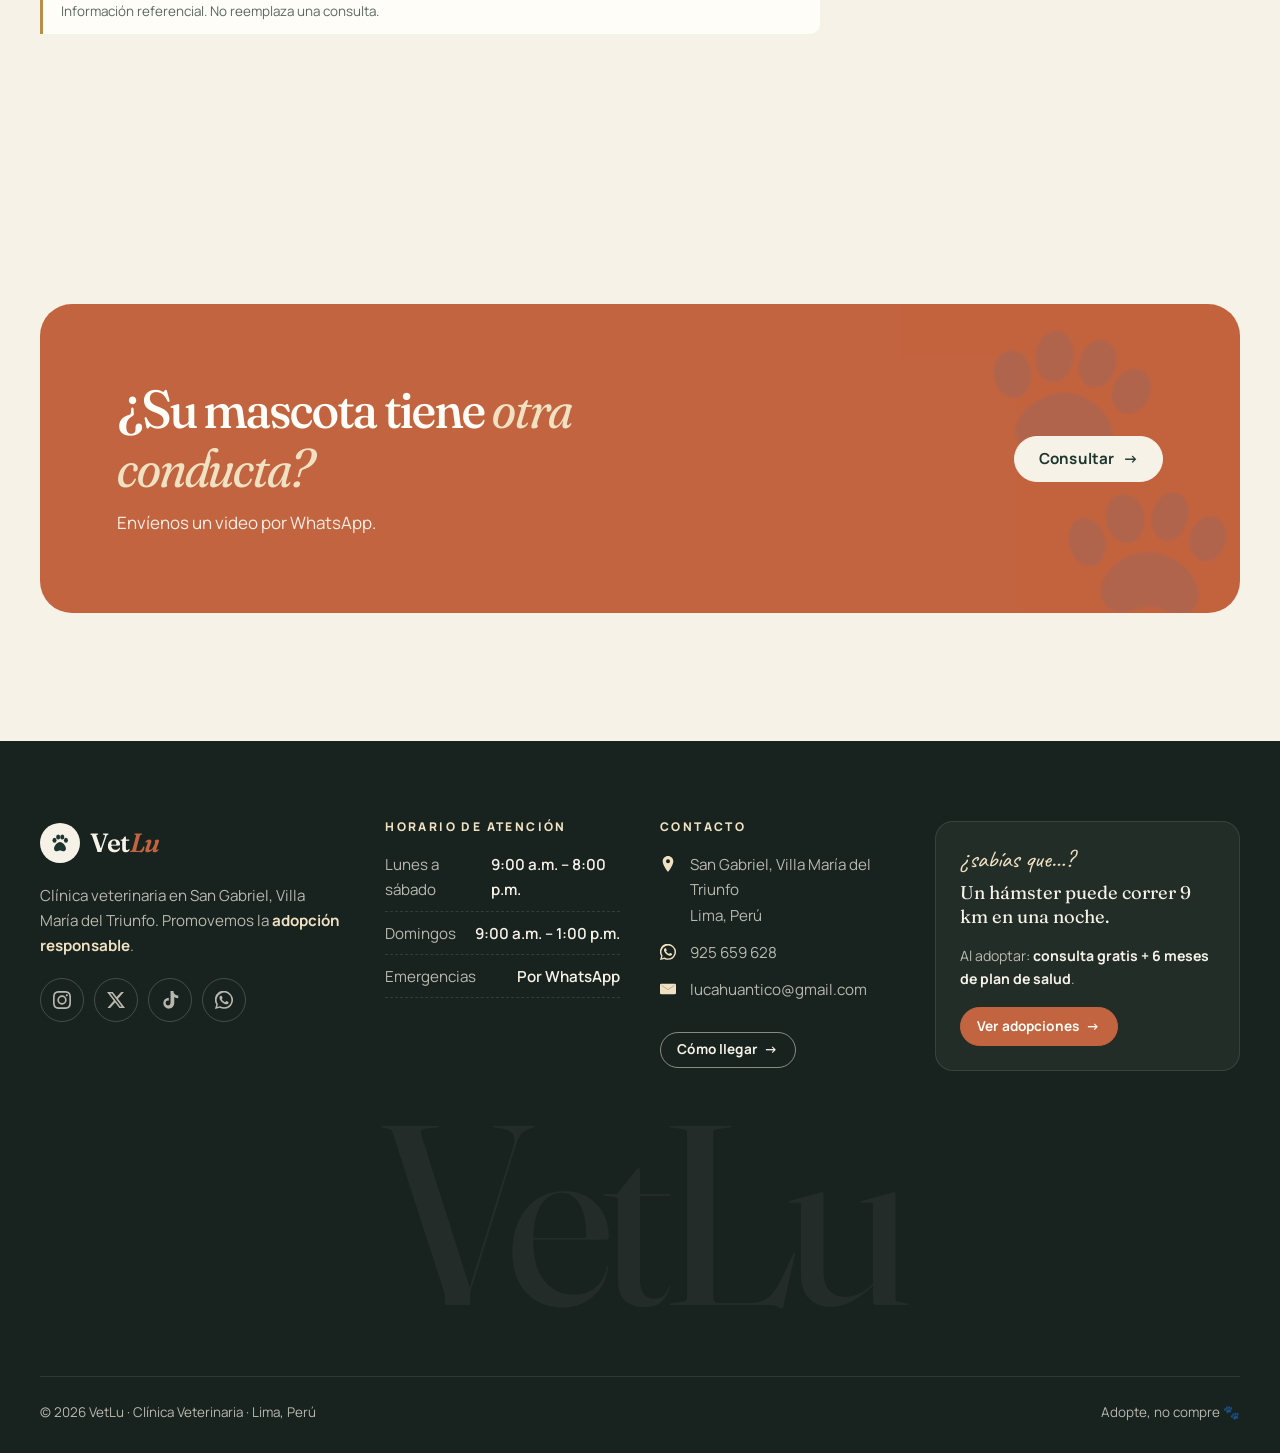
<file: por-que-hace-eso.html>
<!doctype html>
<html lang="es">
<head>
  <meta charset="utf-8">
  <meta name="viewport" content="width=device-width, initial-scale=1">
  <title>¿Por qué hace eso? · VetLu</title>
  <meta name="description" content="Conductas frecuentes en perros, gatos, conejos y hámsters: causas y soluciones.">
  <meta name="theme-color" content="#1c362f">
  <link rel="icon" href="data:image/svg+xml,<svg xmlns='http://www.w3.org/2000/svg' viewBox='0 0 100 100'><text y='.9em' font-size='90'>🐾</text></svg>">
  <link rel="preconnect" href="https://fonts.googleapis.com">
  <link rel="preconnect" href="https://fonts.gstatic.com" crossorigin>
  <link href="https://fonts.googleapis.com/css2?family=Caveat:wght@500;700&family=Fraunces:ital,opsz,wght,SOFT@0,9..144,300..700,0..100;1,9..144,300..700,0..100&family=Manrope:wght@400;500;600;700;800&display=swap" rel="stylesheet">
  <link rel="stylesheet" href="assets/css/styles.css">
</head>
<body data-page="casos" data-header="dark">
<main>
  <section class="page-hero">
    <div class="container">
      <a href="index.html" class="back"><span class="circle">←</span>Volver a VetLu</a>
      <p class="eyebrow" style="color:var(--gold-soft)">Comportamiento</p>
      <h1>¿Por qué <em>hace eso?</em></h1>
      <p class="lead">Conductas frecuentes, sus causas y cómo corregirlas.</p>
    </div>
  </section>

  <section class="section" style="padding-top:clamp(40px,6vw,72px)">
    <div class="container">
      <div class="tox-tools reveal">
        <div class="field" style="margin:0">
          <span class="label">Especie</span>
          <div class="chips" data-casos>
            <button type="button" data-v="todos" aria-pressed="true">Todas</button>
            <button type="button" data-v="perro" aria-pressed="false">🐶 Perro</button>
            <button type="button" data-v="gato" aria-pressed="false">🐱 Gato</button>
            <button type="button" data-v="conejo" aria-pressed="false">🐰 Conejo</button>
            <button type="button" data-v="hamster" aria-pressed="false">🐹 Hámster</button>
          </div>
        </div>
        <div class="field" style="margin:0">
          <label for="casosSearch">Buscar</label>
          <input id="casosSearch" class="tox-search" type="search" placeholder="Ej. plástico, moscas, orina" autocomplete="off">
        </div>
        <div class="legend">
          <span class="verdict ok">Normal</span>
          <span class="verdict ojo">Corregir</span>
          <span class="verdict vet">Consultar</span>
        </div>
        <p class="tox-count"><b id="casosCount">0</b> casos</p>
      </div>
      <div id="casos"></div>
      <p class="disclaimer" style="margin-top:40px">Información referencial. No reemplaza una consulta.</p>
    </div>
  </section>

  <section class="section">
    <div class="container">
      <div class="cta-band reveal">
        <div><h2>¿Su mascota tiene <em>otra conducta?</em></h2><p>Envíenos un video por WhatsApp.</p></div>
        <div class="btn-row"><a class="btn btn--light" data-wa="Hola VetLu, deseo consultar sobre una conducta de mi mascota">Consultar <span class="arrow">→</span></a></div>
      </div>
    </div>
  </section>
</main>
<script src="assets/js/config.js"></script>
<script src="assets/js/casos.js"></script>
<script src="assets/js/layout.js"></script>
</body>
</html>
</file>
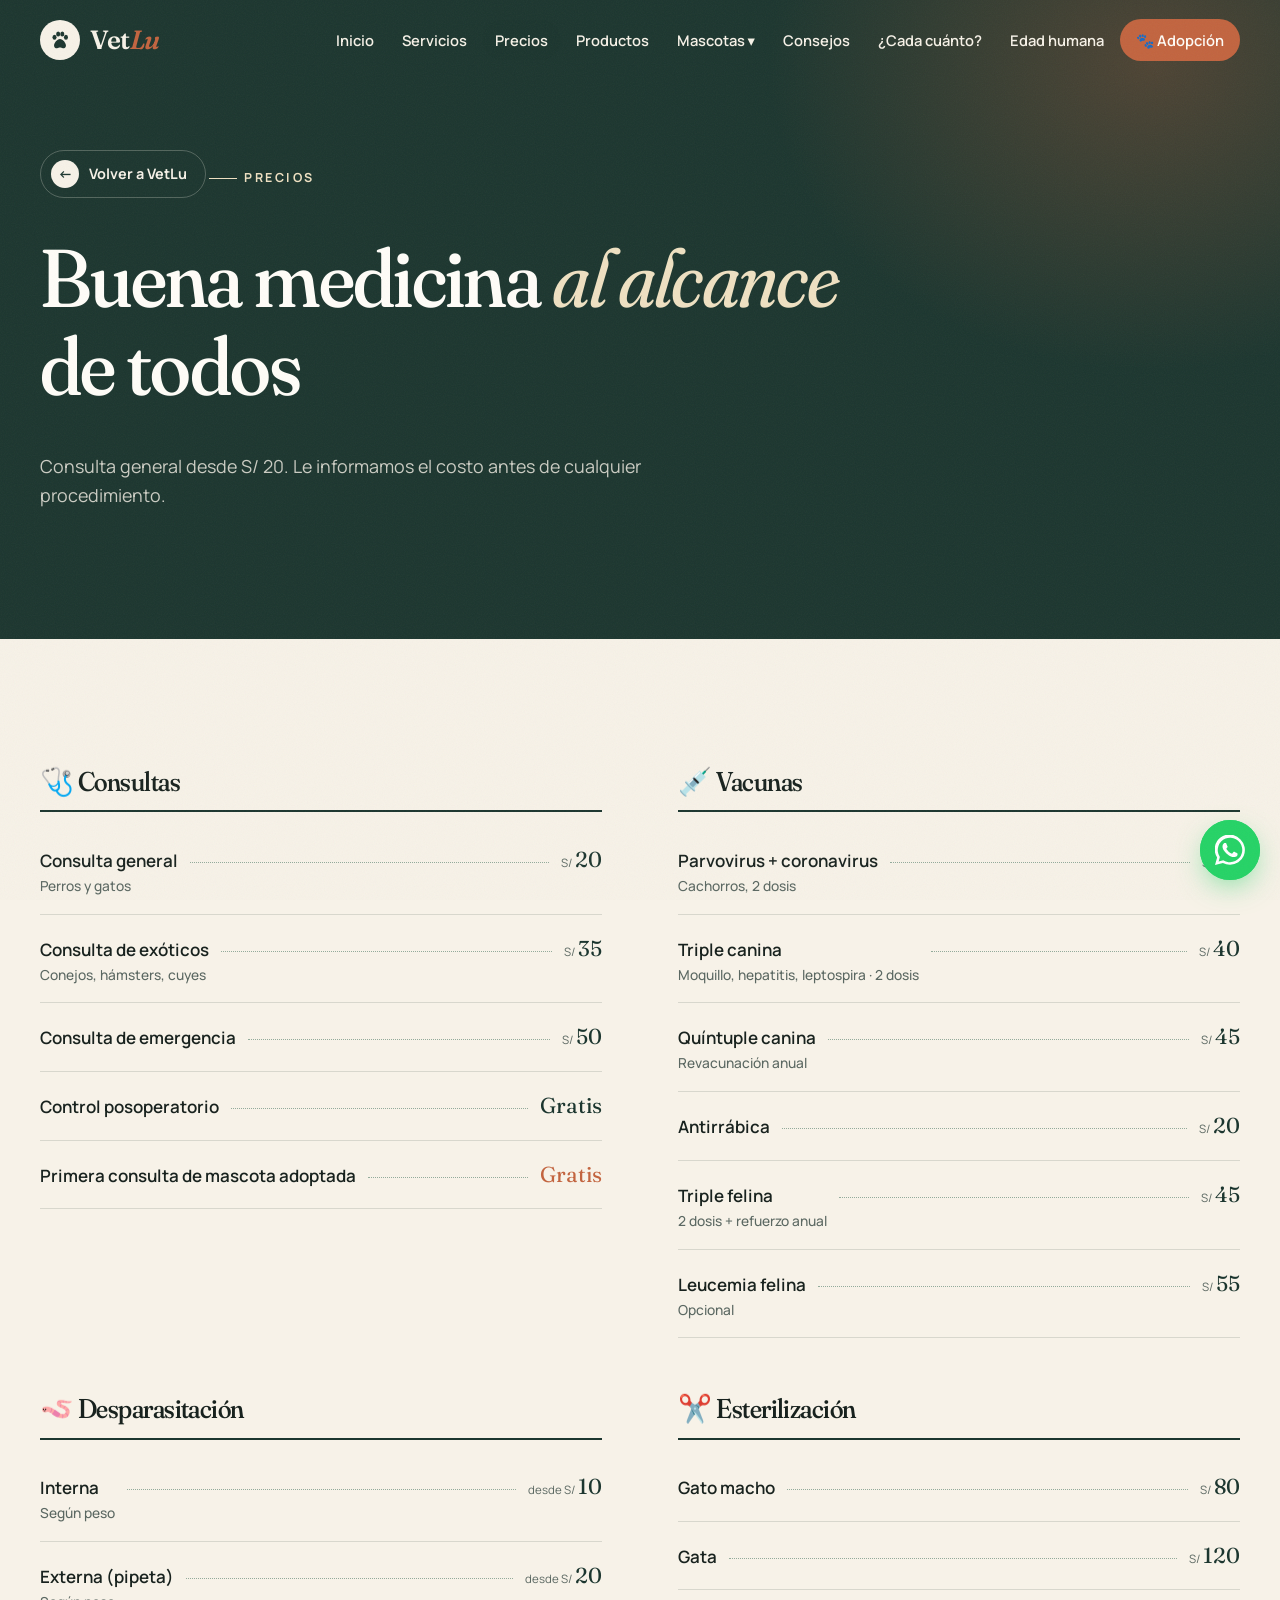
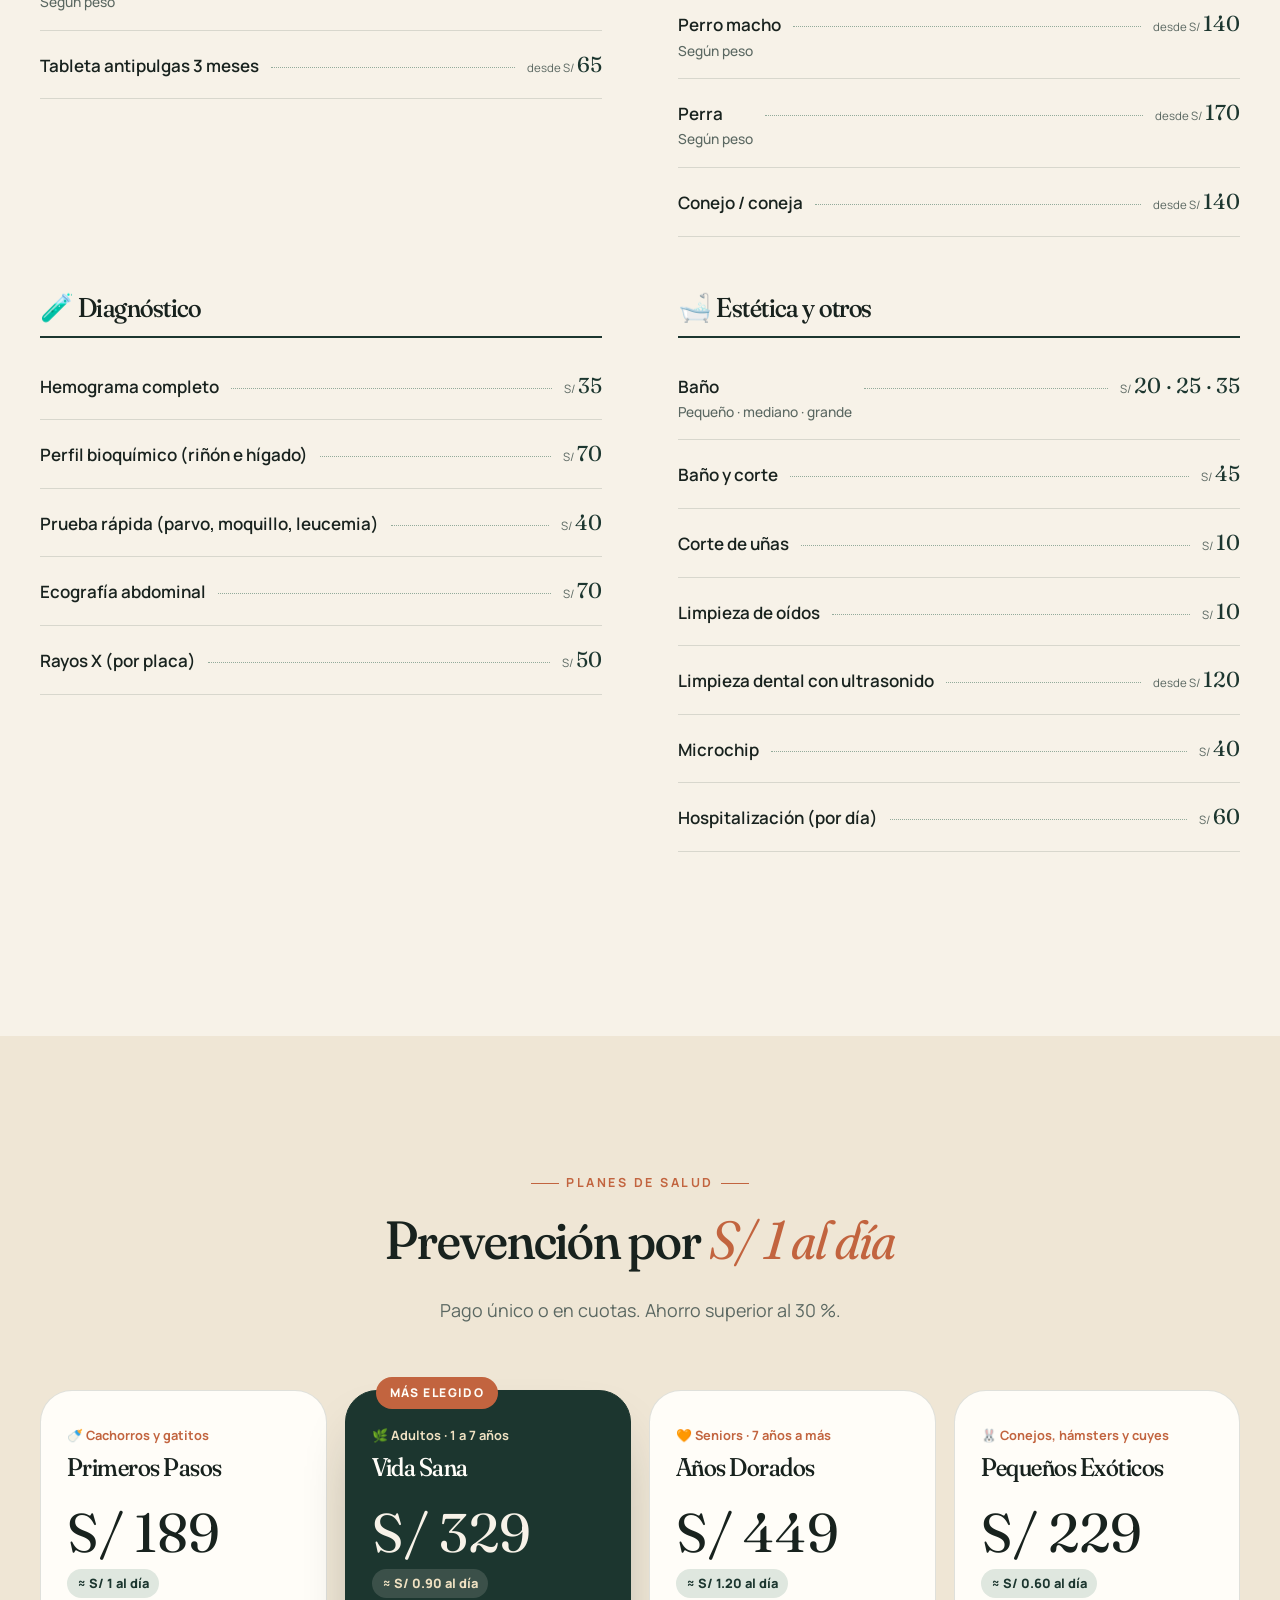
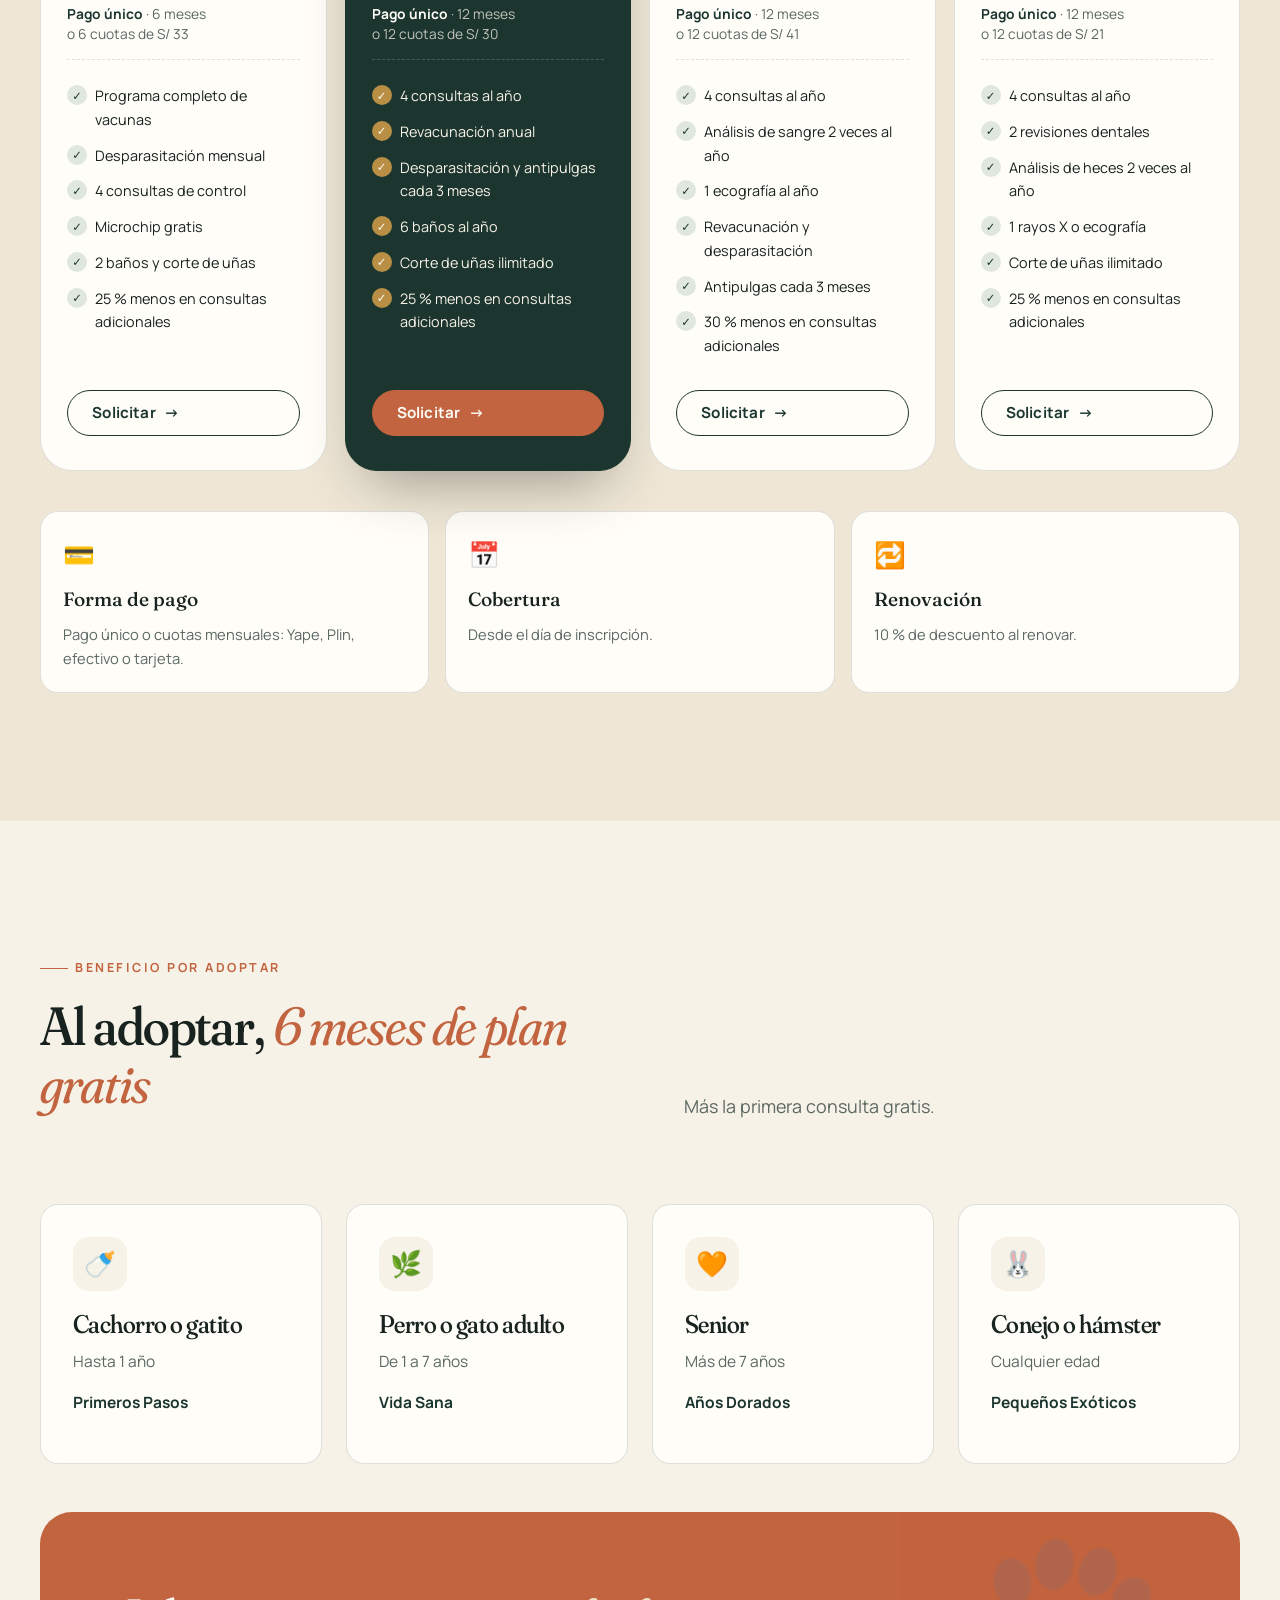
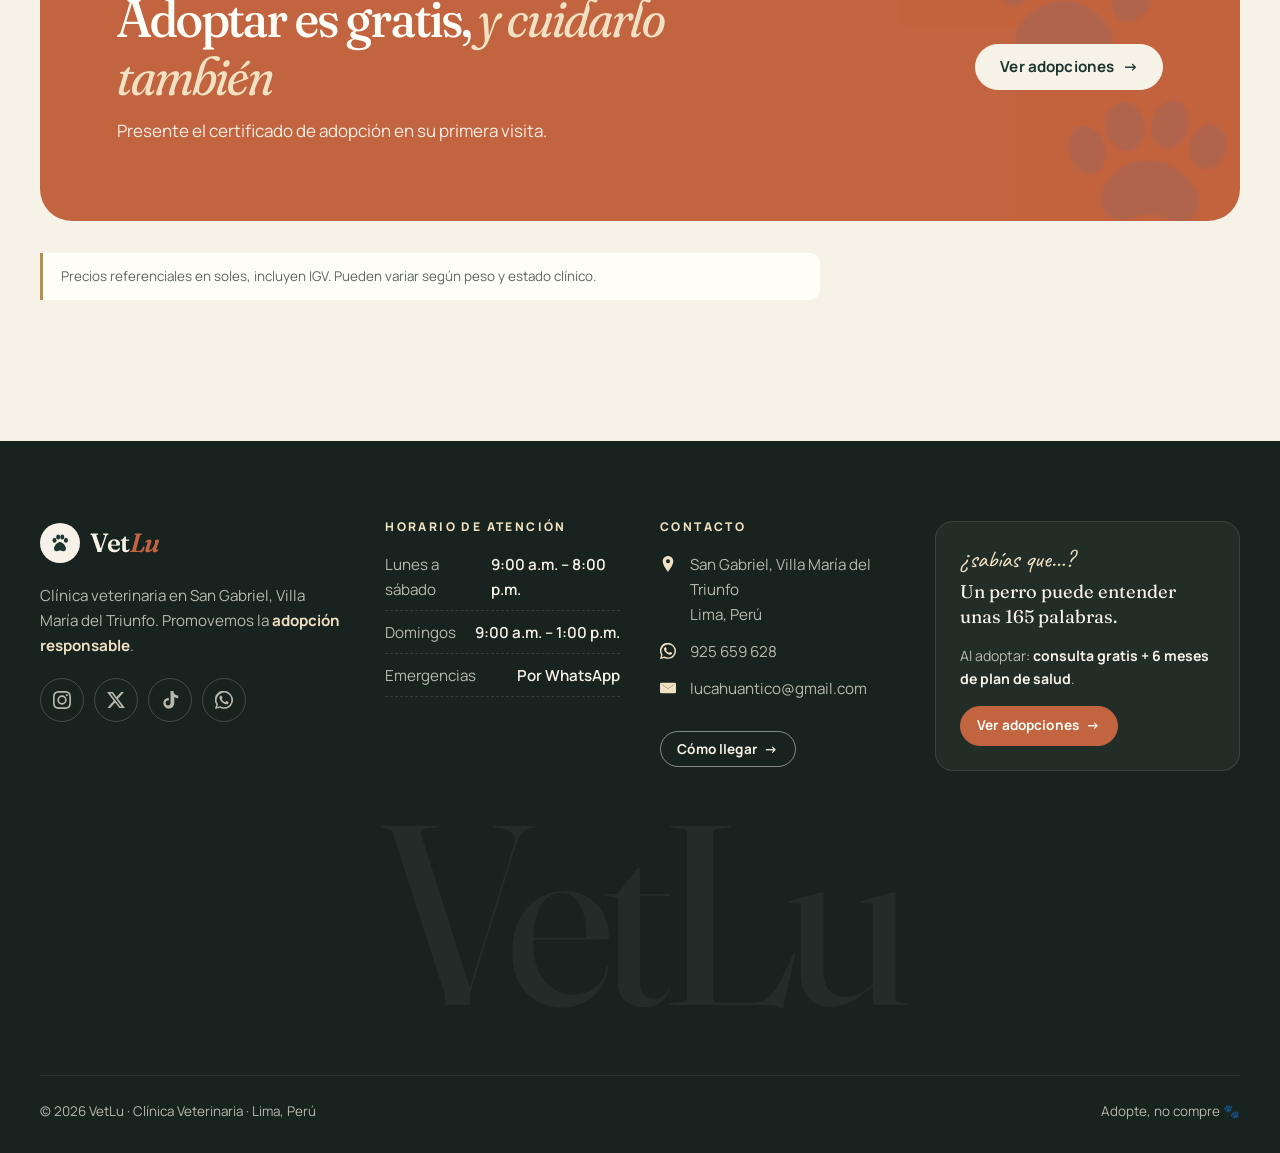
<file: precios.html>
<!doctype html>
<html lang="es">
<head>
  <meta charset="utf-8">
  <meta name="viewport" content="width=device-width, initial-scale=1">
  <title>Precios · VetLu</title>
  <meta name="description" content="Precios accesibles en soles: consulta desde S/ 20, vacunas, desparasitación, esterilización, baño y planes de salud con pago único o mensual en VetLu, VMT, Lima.">
  <meta name="theme-color" content="#1c362f">
  <link rel="icon" href="data:image/svg+xml,<svg xmlns='http://www.w3.org/2000/svg' viewBox='0 0 100 100'><text y='.9em' font-size='90'>🐾</text></svg>">
  <link rel="preconnect" href="https://fonts.googleapis.com">
  <link rel="preconnect" href="https://fonts.gstatic.com" crossorigin>
  <link href="https://fonts.googleapis.com/css2?family=Caveat:wght@500;700&family=Fraunces:ital,opsz,wght,SOFT@0,9..144,300..700,0..100;1,9..144,300..700,0..100&family=Manrope:wght@400;500;600;700;800&display=swap" rel="stylesheet">
  <link rel="stylesheet" href="assets/css/styles.css">
</head>
<body data-page="precios" data-header="dark">
<main>
  <section class="page-hero">
    <div class="container">
      <a href="index.html" class="back"><span class="circle">←</span>Volver a VetLu</a>
      <p class="eyebrow" style="color:var(--gold-soft)">Precios</p>
      <h1>Buena medicina <em>al alcance</em> de todos</h1>
      <p class="lead">Consulta general desde S/ 20. Le informamos el costo antes de cualquier procedimiento.</p>
    </div>
  </section>

  <section class="section">
    <div class="container">
      <div class="grid grid-2" style="gap:0 clamp(32px,6vw,88px)">
        <div class="price-group reveal">
          <h3>🩺 Consultas</h3>
          <ul class="price-list">
            <li><span class="name">Consulta general<small>Perros y gatos</small></span><span class="dots"></span><span class="amt"><small>S/</small>20</span></li>
            <li><span class="name">Consulta de exóticos<small>Conejos, hámsters, cuyes</small></span><span class="dots"></span><span class="amt"><small>S/</small>35</span></li>
            <li><span class="name">Consulta de emergencia</span><span class="dots"></span><span class="amt"><small>S/</small>50</span></li>
            <li><span class="name">Control posoperatorio</span><span class="dots"></span><span class="amt">Gratis</span></li>
            <li><span class="name">Primera consulta de mascota adoptada</span><span class="dots"></span><span class="amt" style="color:var(--terra)">Gratis</span></li>
          </ul>
        </div>
        <div class="price-group reveal" data-delay="1">
          <h3>💉 Vacunas</h3>
          <ul class="price-list">
            <li><span class="name">Parvovirus + coronavirus<small>Cachorros, 2 dosis</small></span><span class="dots"></span><span class="amt"><small>S/</small>35</span></li>
            <li><span class="name">Triple canina<small>Moquillo, hepatitis, leptospira · 2 dosis</small></span><span class="dots"></span><span class="amt"><small>S/</small>40</span></li>
            <li><span class="name">Quíntuple canina<small>Revacunación anual</small></span><span class="dots"></span><span class="amt"><small>S/</small>45</span></li>
            <li><span class="name">Antirrábica</span><span class="dots"></span><span class="amt"><small>S/</small>20</span></li>
            <li><span class="name">Triple felina<small>2 dosis + refuerzo anual</small></span><span class="dots"></span><span class="amt"><small>S/</small>45</span></li>
            <li><span class="name">Leucemia felina<small>Opcional</small></span><span class="dots"></span><span class="amt"><small>S/</small>55</span></li>
          </ul>
        </div>
        <div class="price-group reveal">
          <h3>🪱 Desparasitación</h3>
          <ul class="price-list">
            <li><span class="name">Interna<small>Según peso</small></span><span class="dots"></span><span class="amt"><small>desde S/</small>10</span></li>
            <li><span class="name">Externa (pipeta)<small>Según peso</small></span><span class="dots"></span><span class="amt"><small>desde S/</small>20</span></li>
            <li><span class="name">Tableta antipulgas 3 meses</span><span class="dots"></span><span class="amt"><small>desde S/</small>65</span></li>
          </ul>
        </div>
        <div class="price-group reveal" data-delay="1">
          <h3>✂️ Esterilización</h3>
          <ul class="price-list">
            <li><span class="name">Gato macho</span><span class="dots"></span><span class="amt"><small>S/</small>80</span></li>
            <li><span class="name">Gata</span><span class="dots"></span><span class="amt"><small>S/</small>120</span></li>
            <li><span class="name">Perro macho<small>Según peso</small></span><span class="dots"></span><span class="amt"><small>desde S/</small>140</span></li>
            <li><span class="name">Perra<small>Según peso</small></span><span class="dots"></span><span class="amt"><small>desde S/</small>170</span></li>
            <li><span class="name">Conejo / coneja</span><span class="dots"></span><span class="amt"><small>desde S/</small>140</span></li>
          </ul>
        </div>
        <div class="price-group reveal">
          <h3>🧪 Diagnóstico</h3>
          <ul class="price-list">
            <li><span class="name">Hemograma completo</span><span class="dots"></span><span class="amt"><small>S/</small>35</span></li>
            <li><span class="name">Perfil bioquímico (riñón e hígado)</span><span class="dots"></span><span class="amt"><small>S/</small>70</span></li>
            <li><span class="name">Prueba rápida (parvo, moquillo, leucemia)</span><span class="dots"></span><span class="amt"><small>S/</small>40</span></li>
            <li><span class="name">Ecografía abdominal</span><span class="dots"></span><span class="amt"><small>S/</small>70</span></li>
            <li><span class="name">Rayos X (por placa)</span><span class="dots"></span><span class="amt"><small>S/</small>50</span></li>
          </ul>
        </div>
        <div class="price-group reveal" data-delay="1">
          <h3>🛁 Estética y otros</h3>
          <ul class="price-list">
            <li><span class="name">Baño<small>Pequeño · mediano · grande</small></span><span class="dots"></span><span class="amt"><small>S/</small>20 · 25 · 35</span></li>
            <li><span class="name">Baño y corte</span><span class="dots"></span><span class="amt"><small>S/</small>45</span></li>
            <li><span class="name">Corte de uñas</span><span class="dots"></span><span class="amt"><small>S/</small>10</span></li>
            <li><span class="name">Limpieza de oídos</span><span class="dots"></span><span class="amt"><small>S/</small>10</span></li>
            <li><span class="name">Limpieza dental con ultrasonido</span><span class="dots"></span><span class="amt"><small>desde S/</small>120</span></li>
            <li><span class="name">Microchip</span><span class="dots"></span><span class="amt"><small>S/</small>40</span></li>
            <li><span class="name">Hospitalización (por día)</span><span class="dots"></span><span class="amt"><small>S/</small>60</span></li>
          </ul>
        </div>
      </div>
    </div>
  </section>

  <section class="section section--sand" id="planes">
    <div class="container">
      <div class="section-head center">
        <p class="eyebrow">Planes de salud</p>
        <h2>Prevención por <em>S/ 1 al día</em></h2>
        <p class="lead">Pago único o en cuotas. Ahorro superior al 30 %.</p>
      </div>

      <div class="plans plans--4">
        <div class="plan reveal">
          <span class="plan-for">🍼 Cachorros y gatitos</span>
          <h3>Primeros Pasos</h3>
          <div class="price">S/ 189</div>
          <span class="per-day">≈ S/ 1 al día</span>
          <p class="pay"><b>Pago único</b> · 6 meses<br>o 6 cuotas de S/ 33</p>
          <ul>
            <li>Programa completo de vacunas</li>
            <li>Desparasitación mensual</li>
            <li>4 consultas de control</li>
            <li>Microchip gratis</li>
            <li>2 baños y corte de uñas</li>
            <li>25 % menos en consultas adicionales</li>
          </ul>
          <a class="btn btn--ghost" data-wa="Hola VetLu, deseo información del Plan Primeros Pasos">Solicitar <span class="arrow">→</span></a>
        </div>
        <div class="plan featured reveal" data-delay="1">
          <span class="ribbon">Más elegido</span>
          <span class="plan-for">🌿 Adultos · 1 a 7 años</span>
          <h3>Vida Sana</h3>
          <div class="price">S/ 329</div>
          <span class="per-day">≈ S/ 0.90 al día</span>
          <p class="pay"><b>Pago único</b> · 12 meses<br>o 12 cuotas de S/ 30</p>
          <ul>
            <li>4 consultas al año</li>
            <li>Revacunación anual</li>
            <li>Desparasitación y antipulgas cada 3 meses</li>
            <li>6 baños al año</li>
            <li>Corte de uñas ilimitado</li>
            <li>25 % menos en consultas adicionales</li>
          </ul>
          <a class="btn btn--terra" data-wa="Hola VetLu, deseo información del Plan Vida Sana">Solicitar <span class="arrow">→</span></a>
        </div>
        <div class="plan reveal" data-delay="2">
          <span class="plan-for">🧡 Seniors · 7 años a más</span>
          <h3>Años Dorados</h3>
          <div class="price">S/ 449</div>
          <span class="per-day">≈ S/ 1.20 al día</span>
          <p class="pay"><b>Pago único</b> · 12 meses<br>o 12 cuotas de S/ 41</p>
          <ul>
            <li>4 consultas al año</li>
            <li>Análisis de sangre 2 veces al año</li>
            <li>1 ecografía al año</li>
            <li>Revacunación y desparasitación</li>
            <li>Antipulgas cada 3 meses</li>
            <li>30 % menos en consultas adicionales</li>
          </ul>
          <a class="btn btn--ghost" data-wa="Hola VetLu, deseo información del Plan Años Dorados">Solicitar <span class="arrow">→</span></a>
        </div>
        <div class="plan reveal" data-delay="3">
          <span class="plan-for">🐰 Conejos, hámsters y cuyes</span>
          <h3>Pequeños Exóticos</h3>
          <div class="price">S/ 229</div>
          <span class="per-day">≈ S/ 0.60 al día</span>
          <p class="pay"><b>Pago único</b> · 12 meses<br>o 12 cuotas de S/ 21</p>
          <ul>
            <li>4 consultas al año</li>
            <li>2 revisiones dentales</li>
            <li>Análisis de heces 2 veces al año</li>
            <li>1 rayos X o ecografía</li>
            <li>Corte de uñas ilimitado</li>
            <li>25 % menos en consultas adicionales</li>
          </ul>
          <a class="btn btn--ghost" data-wa="Hola VetLu, deseo información del Plan Pequeños Exóticos">Solicitar <span class="arrow">→</span></a>
        </div>
      </div>

      <div class="pay-info reveal">
        <div><span class="em">💳</span><b>Forma de pago</b><p>Pago único o cuotas mensuales: Yape, Plin, efectivo o tarjeta.</p></div>
        <div><span class="em">📅</span><b>Cobertura</b><p>Desde el día de inscripción.</p></div>
        <div><span class="em">🔁</span><b>Renovación</b><p>10 % de descuento al renovar.</p></div>
      </div>
    </div>
  </section>

  <section class="section" id="adopta">
    <div class="container">
      <div class="section-head section-head--split">
        <div><p class="eyebrow">Beneficio por adoptar</p><h2>Al adoptar, <em>6 meses de plan gratis</em></h2></div>
        <p class="lead">Más la primera consulta gratis.</p>
      </div>
      <div class="grid grid-4">
        <div class="card reveal"><div class="icon">🍼</div><h3>Cachorro o gatito</h3><p>Hasta 1 año</p><p><b style="color:var(--forest)">Primeros Pasos</b></p></div>
        <div class="card reveal" data-delay="1"><div class="icon">🌿</div><h3>Perro o gato adulto</h3><p>De 1 a 7 años</p><p><b style="color:var(--forest)">Vida Sana</b></p></div>
        <div class="card reveal" data-delay="2"><div class="icon">🧡</div><h3>Senior</h3><p>Más de 7 años</p><p><b style="color:var(--forest)">Años Dorados</b></p></div>
        <div class="card reveal" data-delay="3"><div class="icon">🐰</div><h3>Conejo o hámster</h3><p>Cualquier edad</p><p><b style="color:var(--forest)">Pequeños Exóticos</b></p></div>
      </div>
      <div class="cta-band reveal" style="margin-top:48px">
        <div><h2>Adoptar es gratis, <em>y cuidarlo también</em></h2><p>Presente el certificado de adopción en su primera visita.</p></div>
        <div class="btn-row"><a href="adopcion.html" class="btn btn--light">Ver adopciones <span class="arrow">→</span></a></div>
      </div>
      <p class="disclaimer" style="margin-top:32px">Precios referenciales en soles, incluyen IGV. Pueden variar según peso y estado clínico.</p>
    </div>
  </section>
</main>
<script src="assets/js/config.js"></script>
<script src="assets/js/layout.js"></script>
</body>
</html>
</file>
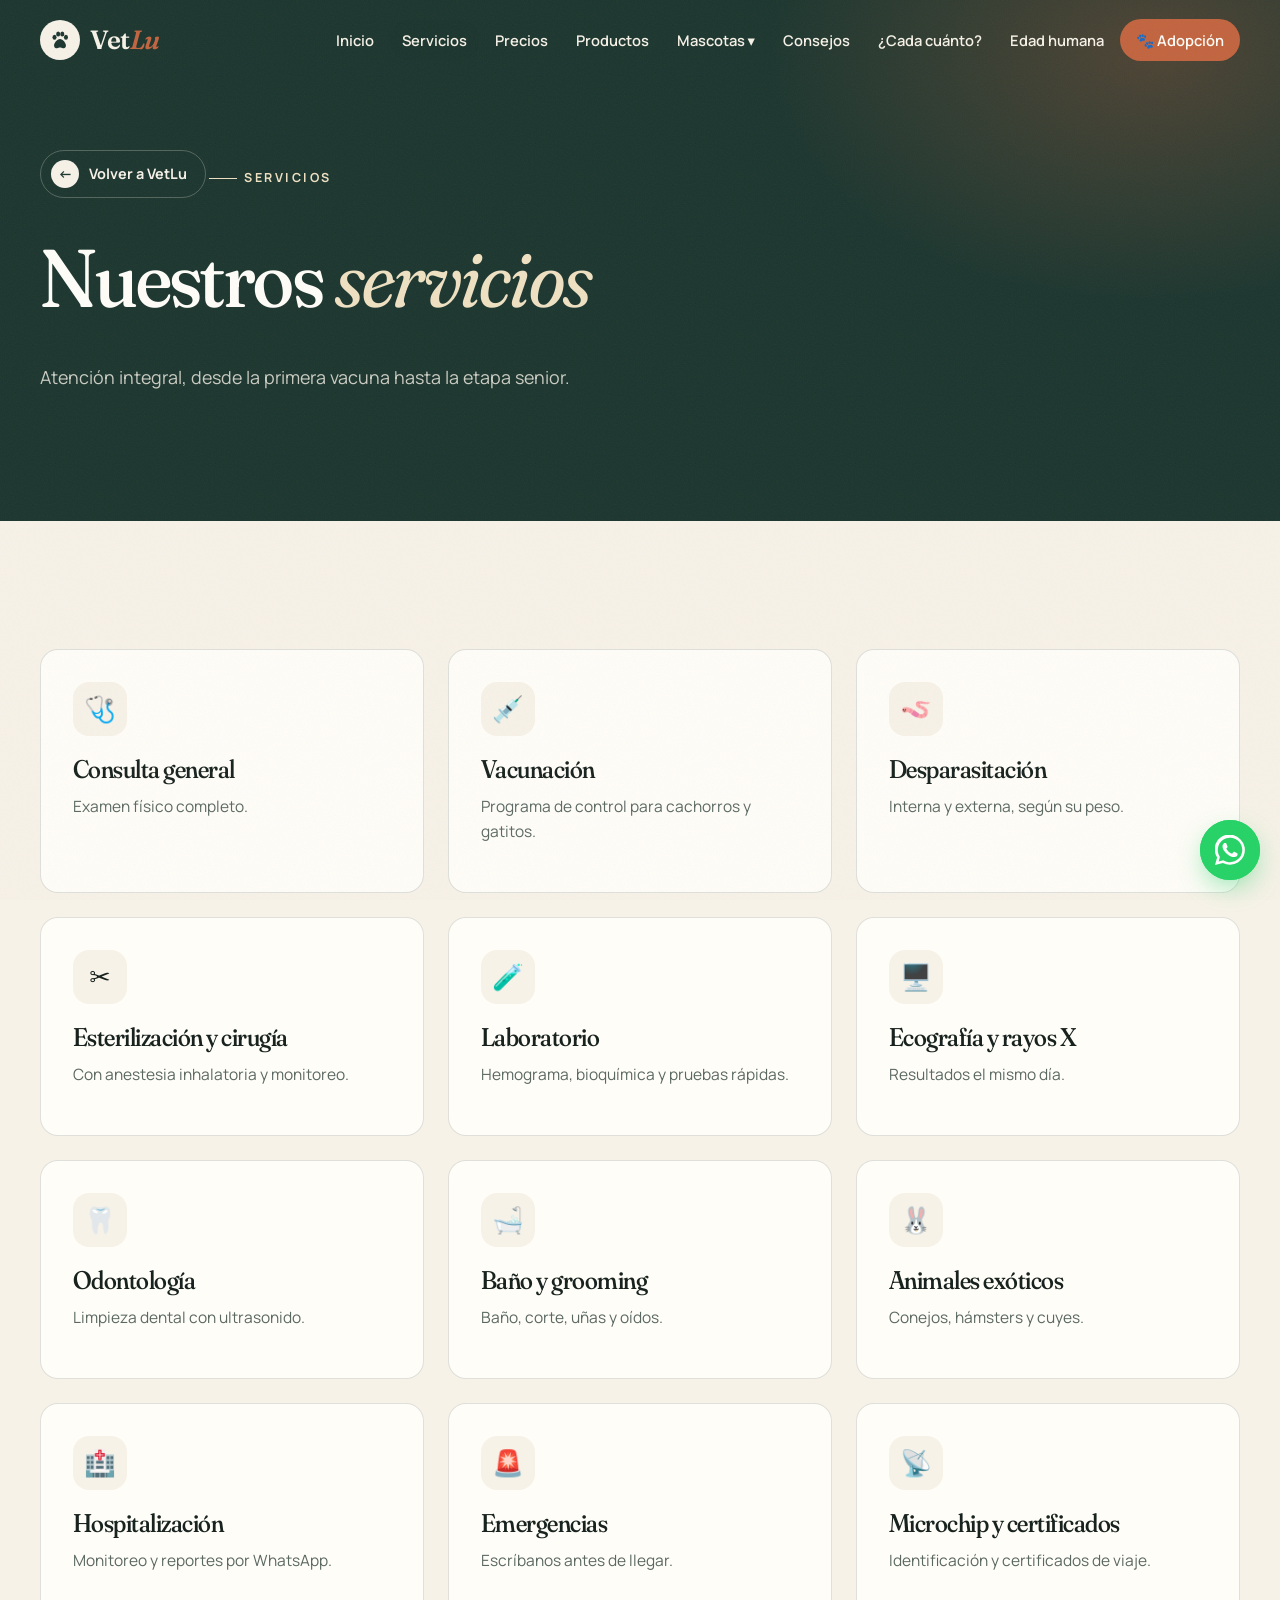
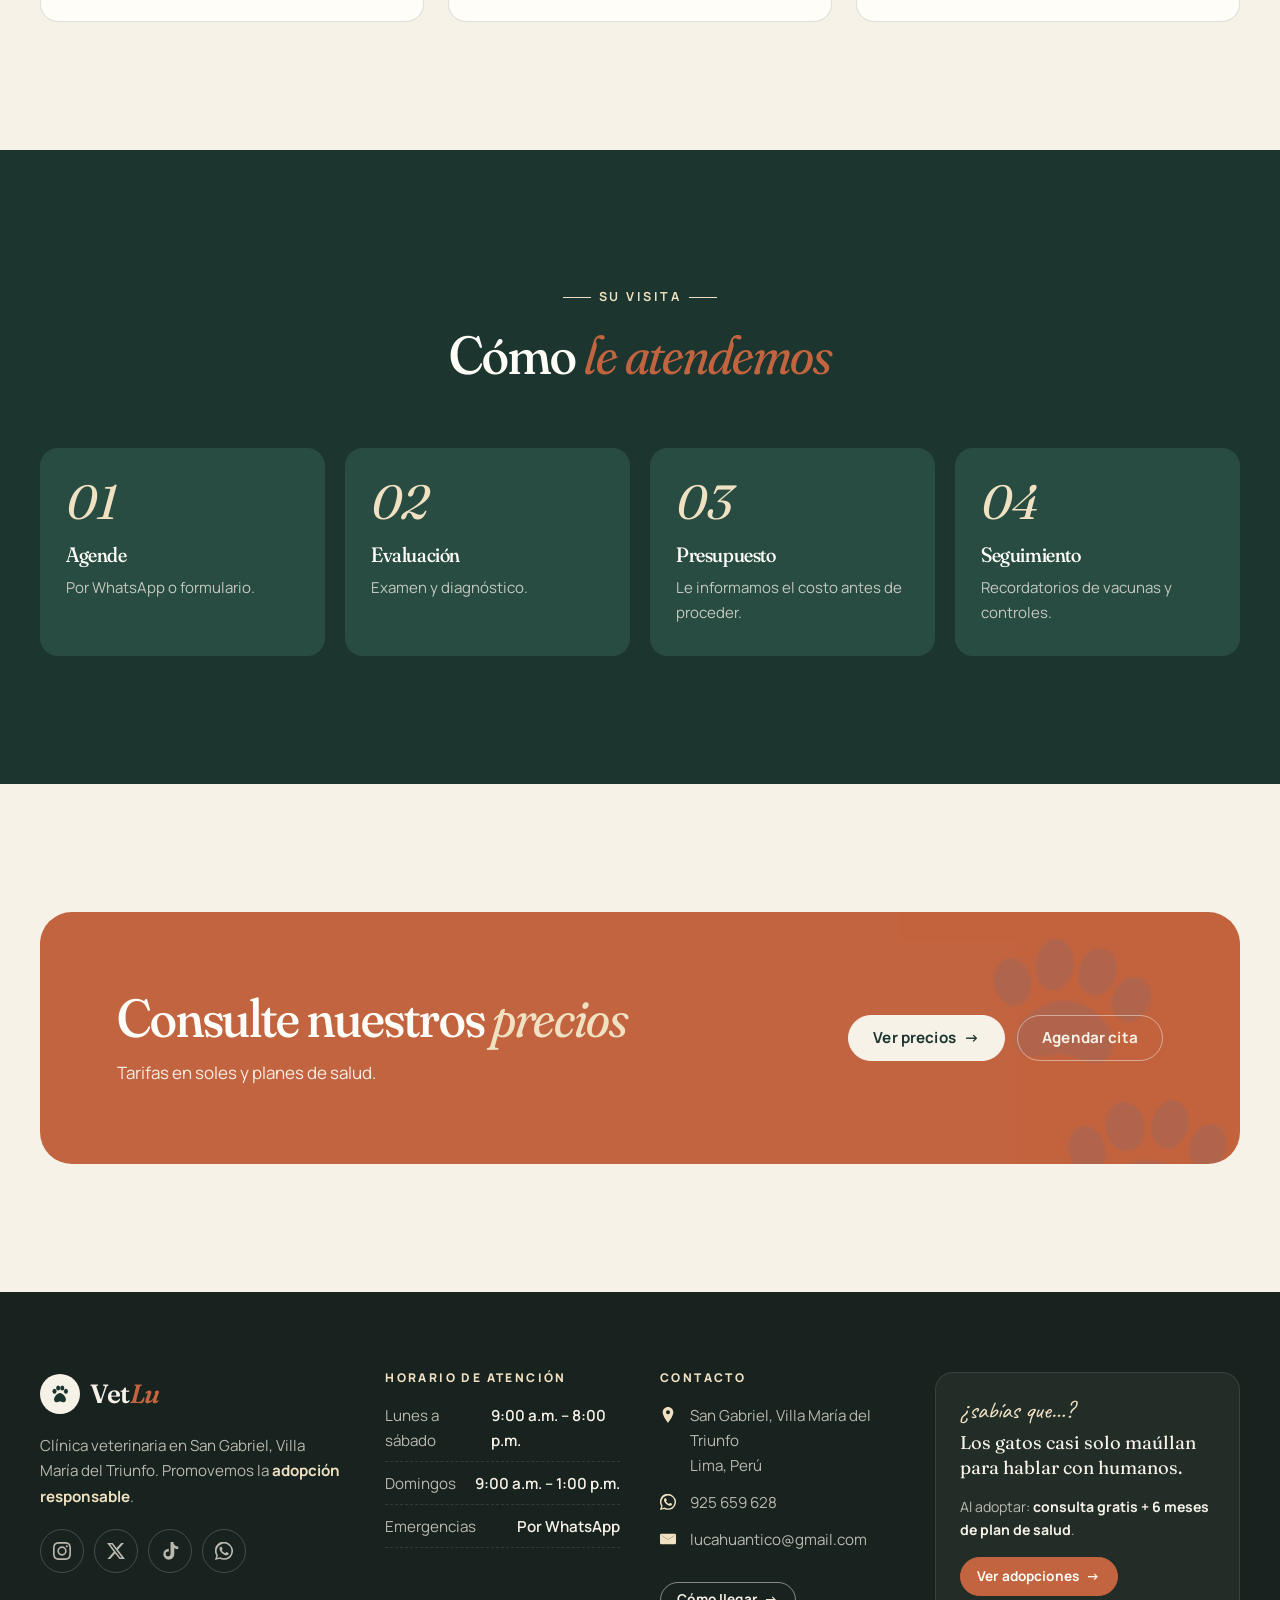
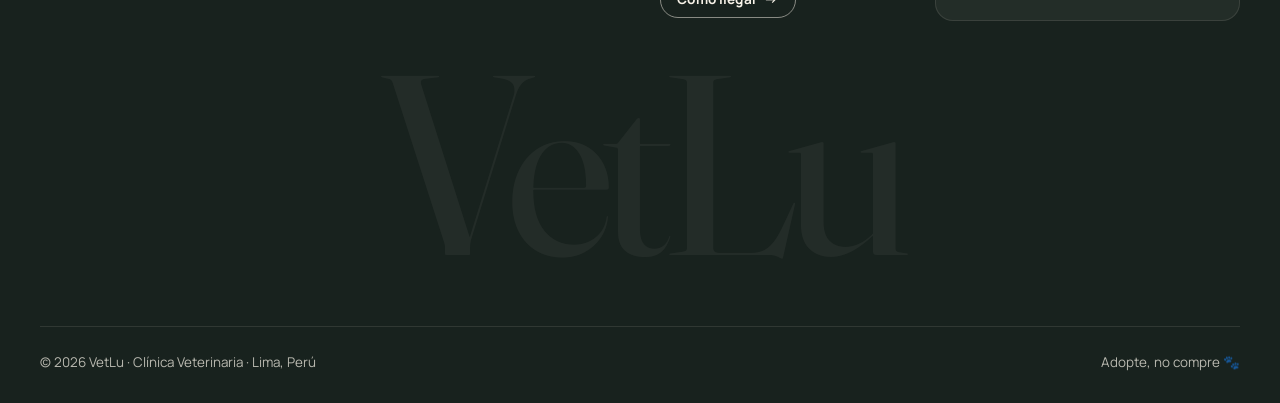
<file: servicios.html>
<!doctype html>
<html lang="es">
<head>
  <meta charset="utf-8">
  <meta name="viewport" content="width=device-width, initial-scale=1">
  <title>Servicios veterinarios · VetLu</title>
  <meta name="description" content="Consultas, vacunas, cirugía, laboratorio, ecografía, odontología, baño y atención de exóticos en VetLu, VMT, Lima.">
  <meta name="theme-color" content="#1c362f">
  <link rel="icon" href="data:image/svg+xml,<svg xmlns='http://www.w3.org/2000/svg' viewBox='0 0 100 100'><text y='.9em' font-size='90'>🐾</text></svg>">
  <link rel="preconnect" href="https://fonts.googleapis.com">
  <link rel="preconnect" href="https://fonts.gstatic.com" crossorigin>
  <link href="https://fonts.googleapis.com/css2?family=Caveat:wght@500;700&family=Fraunces:ital,opsz,wght,SOFT@0,9..144,300..700,0..100;1,9..144,300..700,0..100&family=Manrope:wght@400;500;600;700;800&display=swap" rel="stylesheet">
  <link rel="stylesheet" href="assets/css/styles.css">
</head>
<body data-page="servicios" data-header="dark">
<main>
  <section class="page-hero">
    <div class="container">
      <a href="index.html" class="back"><span class="circle">←</span>Volver a VetLu</a>
      <p class="eyebrow" style="color:var(--gold-soft)">Servicios</p>
      <h1>Nuestros <em>servicios</em></h1>
      <p class="lead">Atención integral, desde la primera vacuna hasta la etapa senior.</p>
    </div>
  </section>

  <section class="section">
    <div class="container">
      <div class="grid grid-3">
        <div class="card reveal" data-delay="1"><div class="icon">🩺</div><h3>Consulta general</h3><p>Examen físico completo.</p></div>
        <div class="card reveal" data-delay="2"><div class="icon">💉</div><h3>Vacunación</h3><p>Programa de control para cachorros y gatitos.</p></div>
        <div class="card reveal" data-delay="3"><div class="icon">🪱</div><h3>Desparasitación</h3><p>Interna y externa, según su peso.</p></div>
        <div class="card reveal" data-delay="1"><div class="icon">✂️</div><h3>Esterilización y cirugía</h3><p>Con anestesia inhalatoria y monitoreo.</p></div>
        <div class="card reveal" data-delay="2"><div class="icon">🧪</div><h3>Laboratorio</h3><p>Hemograma, bioquímica y pruebas rápidas.</p></div>
        <div class="card reveal" data-delay="3"><div class="icon">🖥️</div><h3>Ecografía y rayos X</h3><p>Resultados el mismo día.</p></div>
        <div class="card reveal" data-delay="1"><div class="icon">🦷</div><h3>Odontología</h3><p>Limpieza dental con ultrasonido.</p></div>
        <div class="card reveal" data-delay="2"><div class="icon">🛁</div><h3>Baño y grooming</h3><p>Baño, corte, uñas y oídos.</p></div>
        <div class="card reveal" data-delay="3"><div class="icon">🐰</div><h3>Animales exóticos</h3><p>Conejos, hámsters y cuyes.</p></div>
        <div class="card reveal" data-delay="1"><div class="icon">🏥</div><h3>Hospitalización</h3><p>Monitoreo y reportes por WhatsApp.</p></div>
        <div class="card reveal" data-delay="2"><div class="icon">🚨</div><h3>Emergencias</h3><p>Escríbanos antes de llegar.</p></div>
        <div class="card reveal" data-delay="3"><div class="icon">📡</div><h3>Microchip y certificados</h3><p>Identificación y certificados de viaje.</p></div>
      </div>
    </div>
  </section>

  <section class="section section--dark">
    <div class="container">
      <div class="section-head center"><p class="eyebrow">Su visita</p><h2>Cómo <em>le atendemos</em></h2></div>
      <div class="steps">
        <div class="step reveal"><h3>Agende</h3><p>Por WhatsApp o formulario.</p></div>
        <div class="step reveal" data-delay="1"><h3>Evaluación</h3><p>Examen y diagnóstico.</p></div>
        <div class="step reveal" data-delay="2"><h3>Presupuesto</h3><p>Le informamos el costo antes de proceder.</p></div>
        <div class="step reveal" data-delay="3"><h3>Seguimiento</h3><p>Recordatorios de vacunas y controles.</p></div>
      </div>
    </div>
  </section>

  <section class="section">
    <div class="container">
      <div class="cta-band reveal">
        <div><h2>Consulte nuestros <em>precios</em></h2><p>Tarifas en soles y planes de salud.</p></div>
        <div class="btn-row"><a href="precios.html" class="btn btn--light">Ver precios <span class="arrow">→</span></a><a class="btn btn--ghost-light" data-wa="Hola VetLu, deseo agendar una cita">Agendar cita</a></div>
      </div>
    </div>
  </section>
</main>
<script src="assets/js/config.js"></script>
<script src="assets/js/layout.js"></script>
</body>
</html>
</file>
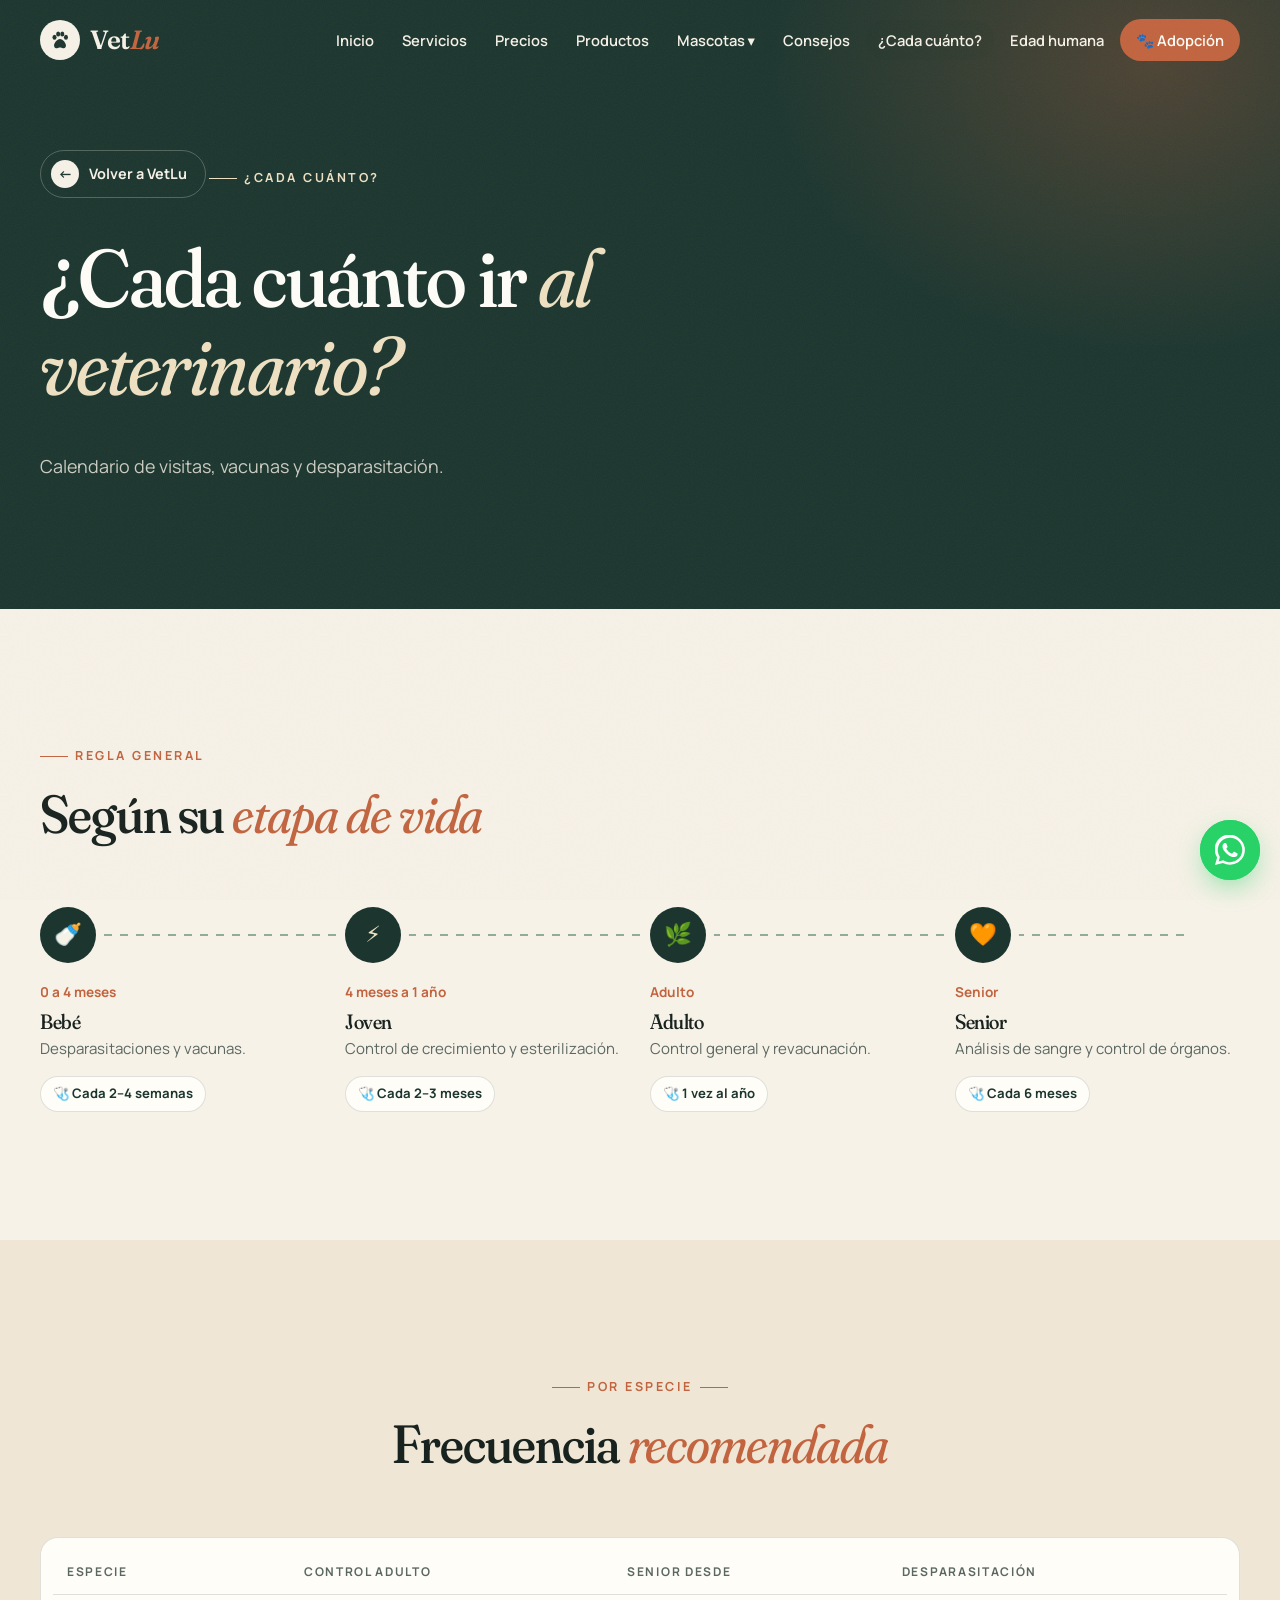
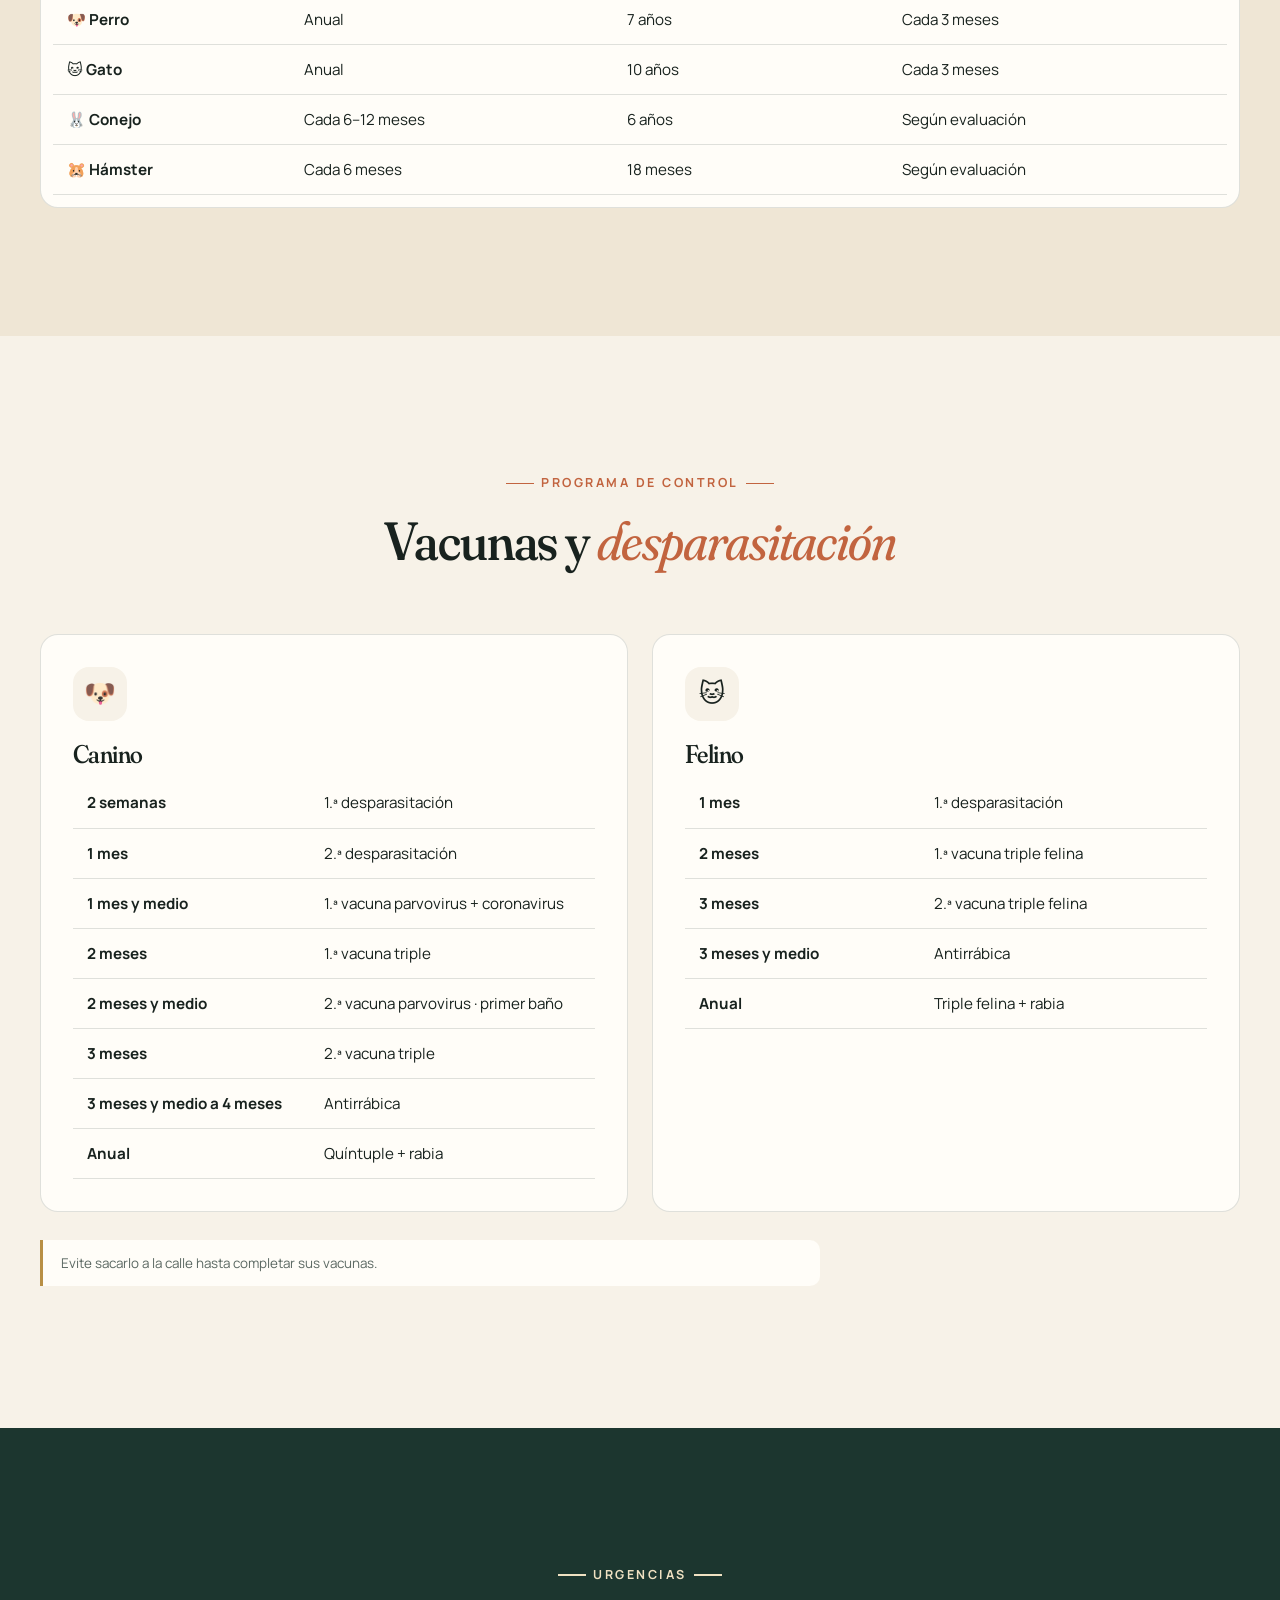
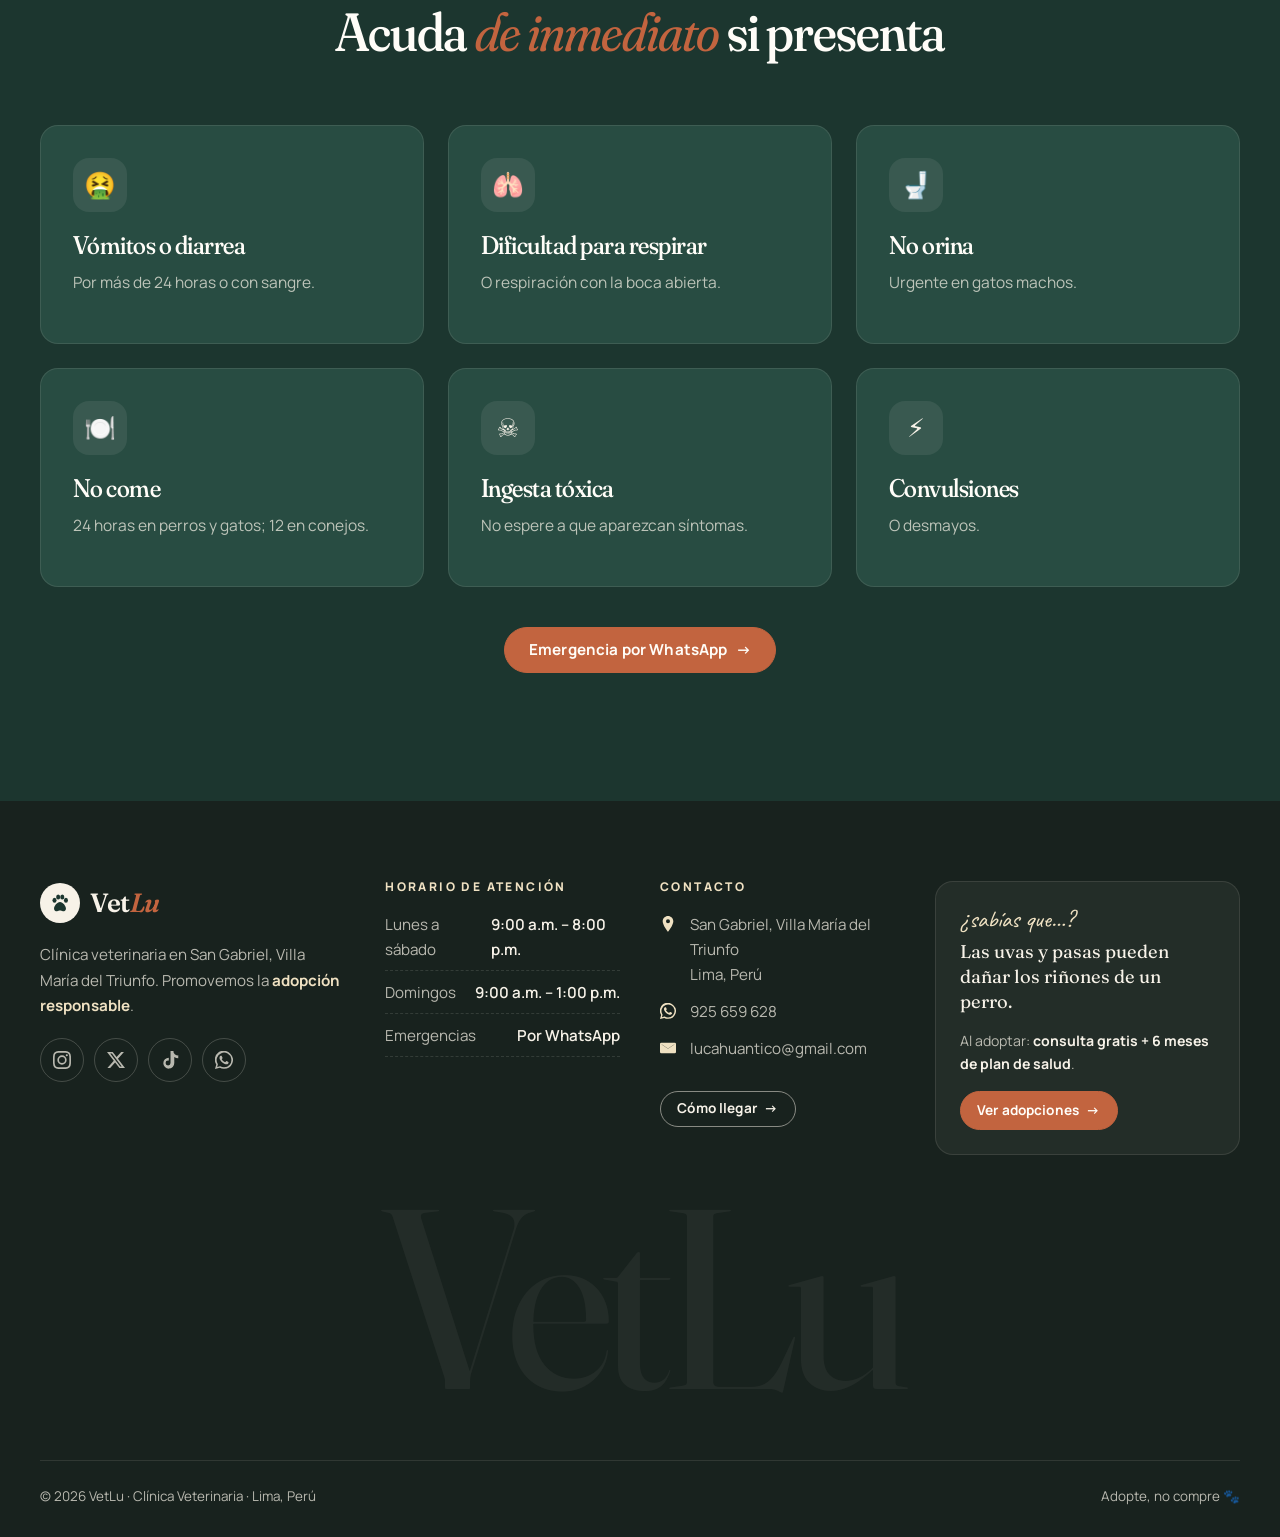
<file: visitas.html>
<!doctype html>
<html lang="es">
<head>
  <meta charset="utf-8">
  <meta name="viewport" content="width=device-width, initial-scale=1">
  <title>¿Cada cuánto ir al veterinario? · VetLu</title>
  <meta name="description" content="Frecuencia de visitas al veterinario, calendario de vacunas y señales de urgencia.">
  <meta name="theme-color" content="#1c362f">
  <link rel="icon" href="data:image/svg+xml,<svg xmlns='http://www.w3.org/2000/svg' viewBox='0 0 100 100'><text y='.9em' font-size='90'>🐾</text></svg>">
  <link rel="preconnect" href="https://fonts.googleapis.com">
  <link rel="preconnect" href="https://fonts.gstatic.com" crossorigin>
  <link href="https://fonts.googleapis.com/css2?family=Caveat:wght@500;700&family=Fraunces:ital,opsz,wght,SOFT@0,9..144,300..700,0..100;1,9..144,300..700,0..100&family=Manrope:wght@400;500;600;700;800&display=swap" rel="stylesheet">
  <link rel="stylesheet" href="assets/css/styles.css">
</head>
<body data-page="visitas" data-header="dark">
<main>
  <section class="page-hero">
    <div class="container">
      <a href="index.html" class="back"><span class="circle">←</span>Volver a VetLu</a>
      <p class="eyebrow" style="color:var(--gold-soft)">¿Cada cuánto?</p>
      <h1>¿Cada cuánto ir <em>al veterinario?</em></h1>
      <p class="lead">Calendario de visitas, vacunas y desparasitación.</p>
    </div>
  </section>

  <section class="section">
    <div class="container">
      <div class="section-head"><p class="eyebrow">Regla general</p><h2>Según su <em>etapa de vida</em></h2></div>
      <div class="timeline">
        <div class="t-step reveal" data-delay="1"><div class="t-dot">🍼</div><span class="when">0 a 4 meses</span><h3>Bebé</h3><p>Desparasitaciones y vacunas.</p><span class="freq">🩺 Cada 2–4 semanas</span></div>
        <div class="t-step reveal" data-delay="2"><div class="t-dot">⚡</div><span class="when">4 meses a 1 año</span><h3>Joven</h3><p>Control de crecimiento y esterilización.</p><span class="freq">🩺 Cada 2–3 meses</span></div>
        <div class="t-step reveal" data-delay="3"><div class="t-dot">🌿</div><span class="when">Adulto</span><h3>Adulto</h3><p>Control general y revacunación.</p><span class="freq">🩺 1 vez al año</span></div>
        <div class="t-step reveal" data-delay="4"><div class="t-dot">🧡</div><span class="when">Senior</span><h3>Senior</h3><p>Análisis de sangre y control de órganos.</p><span class="freq">🩺 Cada 6 meses</span></div>
      </div>
    </div>
  </section>

  <section class="section section--sand">
    <div class="container">
      <div class="section-head center"><p class="eyebrow">Por especie</p><h2>Frecuencia <em>recomendada</em></h2></div>
      <div class="card reveal" style="overflow-x:auto;padding:12px">
        <table class="age-table" style="min-width:560px">
          <thead><tr><th>Especie</th><th>Control adulto</th><th>Senior desde</th><th>Desparasitación</th></tr></thead>
          <tbody>
            <tr><td>🐶 Perro</td><td>Anual</td><td>7 años</td><td>Cada 3 meses</td></tr>
            <tr><td>🐱 Gato</td><td>Anual</td><td>10 años</td><td>Cada 3 meses</td></tr>
            <tr><td>🐰 Conejo</td><td>Cada 6–12 meses</td><td>6 años</td><td>Según evaluación</td></tr>
            <tr><td>🐹 Hámster</td><td>Cada 6 meses</td><td>18 meses</td><td>Según evaluación</td></tr>
          </tbody>
        </table>
      </div>
    </div>
  </section>

  <section class="section">
    <div class="container">
      <div class="section-head center"><p class="eyebrow">Programa de control</p><h2>Vacunas y <em>desparasitación</em></h2></div>
      <div class="grid grid-2">
        <div class="card reveal"><div class="icon">🐶</div><h3>Canino</h3>
          <table class="age-table"><tbody>
            <tr><td>2 semanas</td><td>1.ª desparasitación</td></tr>
            <tr><td>1 mes</td><td>2.ª desparasitación</td></tr>
            <tr><td>1 mes y medio</td><td>1.ª vacuna parvovirus + coronavirus</td></tr>
            <tr><td>2 meses</td><td>1.ª vacuna triple</td></tr>
            <tr><td>2 meses y medio</td><td>2.ª vacuna parvovirus · primer baño</td></tr>
            <tr><td>3 meses</td><td>2.ª vacuna triple</td></tr>
            <tr><td>3 meses y medio a 4 meses</td><td>Antirrábica</td></tr>
            <tr><td>Anual</td><td>Quíntuple + rabia</td></tr>
          </tbody></table></div>
        <div class="card reveal" data-delay="1"><div class="icon">🐱</div><h3>Felino</h3>
          <table class="age-table"><tbody>
            <tr><td>1 mes</td><td>1.ª desparasitación</td></tr>
            <tr><td>2 meses</td><td>1.ª vacuna triple felina</td></tr>
            <tr><td>3 meses</td><td>2.ª vacuna triple felina</td></tr>
            <tr><td>3 meses y medio</td><td>Antirrábica</td></tr>
            <tr><td>Anual</td><td>Triple felina + rabia</td></tr>
          </tbody></table></div>
      </div>
      <p class="disclaimer" style="margin-top:28px">Evite sacarlo a la calle hasta completar sus vacunas.</p>
    </div>
  </section>

  <section class="section section--dark">
    <div class="container">
      <div class="section-head center"><p class="eyebrow">Urgencias</p><h2>Acuda <em>de inmediato</em> si presenta</h2></div>
      <div class="grid grid-3">
        <div class="card reveal" data-delay="1"><div class="icon">🤮</div><h3>Vómitos o diarrea</h3><p>Por más de 24 horas o con sangre.</p></div>
        <div class="card reveal" data-delay="2"><div class="icon">🫁</div><h3>Dificultad para respirar</h3><p>O respiración con la boca abierta.</p></div>
        <div class="card reveal" data-delay="3"><div class="icon">🚽</div><h3>No orina</h3><p>Urgente en gatos machos.</p></div>
        <div class="card reveal" data-delay="1"><div class="icon">🍽️</div><h3>No come</h3><p>24 horas en perros y gatos; 12 en conejos.</p></div>
        <div class="card reveal" data-delay="2"><div class="icon">☠️</div><h3>Ingesta tóxica</h3><p>No espere a que aparezcan síntomas.</p></div>
        <div class="card reveal" data-delay="3"><div class="icon">⚡</div><h3>Convulsiones</h3><p>O desmayos.</p></div>
      </div>
      <div class="center" style="margin-top:40px"><a class="btn btn--terra" data-wa="Hola VetLu, tengo una emergencia">Emergencia por WhatsApp <span class="arrow">→</span></a></div>
    </div>
  </section>
</main>
<script src="assets/js/config.js"></script>
<script src="assets/js/layout.js"></script>
</body>
</html>
</file>
<file: assets/css/styles.css>
/* ============================================================
   VetLu — Hoja de estilos
   Paleta: bosque profundo · salvia · crema · terracota · oro
   Tipografía: Fraunces (títulos) + Manrope (texto) + Caveat (notas)
   ============================================================ */

:root {
  --forest: #1c362f;
  --forest-2: #284c42;
  --forest-3: #3a6658;
  --sage: #93ab9b;
  --sage-soft: #dfe7df;
  --cream: #f7f2e8;
  --cream-2: #efe6d5;
  --sand: #e4d5bb;
  --terra: #c2643f;
  --terra-soft: #f3ddd1;
  --gold: #b88f45;
  --gold-soft: #efe1c2;
  --ink: #18221e;
  --muted: #5b6862;
  --line: rgba(28, 54, 47, .14);
  --white: #fffdf8;

  --f-display: "Fraunces", Georgia, serif;
  --f-body: "Manrope", system-ui, sans-serif;
  --f-hand: "Caveat", cursive;

  --r-sm: 10px;
  --r: 18px;
  --r-lg: 32px;
  --shadow: 0 1px 2px rgba(24, 34, 30, .06), 0 12px 32px -12px rgba(24, 34, 30, .22);
  --shadow-lg: 0 30px 60px -25px rgba(24, 34, 30, .45);
  --max: 1200px;
  --ease: cubic-bezier(.2, .7, .2, 1);
}

*, *::before, *::after { box-sizing: border-box; }
html { scroll-behavior: smooth; -webkit-text-size-adjust: 100%; }
body {
  margin: 0;
  font-family: var(--f-body);
  font-size: 17px;
  line-height: 1.65;
  color: var(--ink);
  background: var(--cream);
  overflow-x: hidden;
}
/* grano sutil */
body::before {
  content: "";
  position: fixed; inset: 0;
  pointer-events: none; z-index: 999;
  opacity: .05;
  background-image: url("data:image/svg+xml,%3Csvg xmlns='http://www.w3.org/2000/svg' width='160' height='160'%3E%3Cfilter id='n'%3E%3CfeTurbulence type='fractalNoise' baseFrequency='.9' numOctaves='3' stitchTiles='stitch'/%3E%3C/filter%3E%3Crect width='100%25' height='100%25' filter='url(%23n)'/%3E%3C/svg%3E");
}
img { max-width: 100%; display: block; }
a { color: inherit; }
::selection { background: var(--terra); color: var(--white); }

h1, h2, h3, h4 {
  font-family: var(--f-display);
  font-weight: 500;
  line-height: 1.08;
  letter-spacing: -.02em;
  margin: 0 0 .5em;
  font-variation-settings: "SOFT" 60, "opsz" 100;
}
h1 { font-size: clamp(2.6rem, 6.4vw, 5.6rem); }
h2 { font-size: clamp(2rem, 4.2vw, 3.4rem); }
h3 { font-size: clamp(1.3rem, 2vw, 1.6rem); }
h1 em, h2 em, h3 em { font-style: italic; color: var(--terra); font-weight: 400; }
p { margin: 0 0 1em; }

.container { width: min(var(--max), 100% - 32px); margin-inline: auto; }
.section { padding: clamp(64px, 10vw, 128px) 0; position: relative; }
.section--tight { padding: clamp(48px, 7vw, 88px) 0; }
.section--dark { background: var(--forest); color: var(--cream); }
.section--dark h2, .section--dark h3 { color: var(--white); }
.section--dark .eyebrow { color: var(--gold-soft); }
.section--dark .lead { color: rgba(247, 242, 232, .78); }
.section--sand { background: var(--cream-2); }
.section--sage { background: var(--sage-soft); }

.eyebrow {
  display: inline-flex; align-items: center; gap: .6em;
  font-size: .78rem; font-weight: 700; letter-spacing: .2em;
  text-transform: uppercase; color: var(--terra);
  margin-bottom: 1.1rem;
}
.eyebrow::before { content: ""; width: 28px; height: 1.5px; background: currentColor; }
.lead { font-size: clamp(1.05rem, 1.4vw, 1.22rem); color: var(--muted); max-width: 62ch; }
.hand { font-family: var(--f-hand); font-size: 1.6rem; color: var(--terra); line-height: 1.1; }
.center { text-align: center; }
.center .lead { margin-inline: auto; }
.center .eyebrow::after { content: ""; width: 28px; height: 1.5px; background: currentColor; }
.section-head { margin-bottom: clamp(36px, 5vw, 64px); }
.section-head--split { display: grid; grid-template-columns: 1.1fr 1fr; gap: 32px; align-items: end; }
@media (max-width: 820px) { .section-head--split { grid-template-columns: 1fr; } }

/* ---------- Botones ---------- */
.btn {
  --bg: var(--forest); --fg: var(--cream);
  display: inline-flex; align-items: center; gap: .55em;
  padding: .95em 1.6em; border-radius: 999px;
  background: var(--bg); color: var(--fg);
  font: 700 .95rem/1 var(--f-body); letter-spacing: .01em;
  text-decoration: none; border: 1.5px solid var(--bg);
  cursor: pointer; transition: transform .35s var(--ease), background .3s, color .3s, box-shadow .3s;
  white-space: nowrap;
}
.btn:hover { transform: translateY(-2px); box-shadow: 0 12px 24px -10px rgba(24, 34, 30, .5); }
.btn .arrow { transition: transform .35s var(--ease); }
.btn:hover .arrow { transform: translateX(4px); }
.btn--terra { --bg: var(--terra); --fg: var(--white); }
.btn--gold { --bg: var(--gold); --fg: var(--white); }
.btn--ghost { background: transparent; color: var(--forest); border-color: var(--forest); }
.btn--ghost:hover { background: var(--forest); color: var(--cream); }
.btn--light { --bg: var(--cream); --fg: var(--forest); }
.btn--ghost-light { background: transparent; color: var(--cream); border-color: rgba(247, 242, 232, .5); }
.btn--ghost-light:hover { background: var(--cream); color: var(--forest); }
.btn-row { display: flex; flex-wrap: wrap; gap: 12px; }

/* ---------- Header ---------- */
.site-header {
  position: fixed; top: 0; left: 0; right: 0; z-index: 100;
  transition: background .4s, box-shadow .4s, padding .4s;
  padding: 18px 0;
}
.site-header.scrolled, .site-header.solid {
  background: rgba(247, 242, 232, .9);
  backdrop-filter: blur(14px) saturate(1.3);
  -webkit-backdrop-filter: blur(14px) saturate(1.3);
  box-shadow: 0 1px 0 var(--line);
  padding: 10px 0;
}
.nav { display: flex; align-items: center; justify-content: space-between; gap: 20px; }
.logo {
  display: flex; align-items: center; gap: 10px;
  font-family: var(--f-display); font-size: 1.65rem; font-weight: 600;
  text-decoration: none; color: var(--forest); letter-spacing: -.03em;
}
.logo-mark {
  width: 40px; height: 40px; border-radius: 50%;
  background: var(--forest); color: var(--gold-soft);
  display: grid; place-items: center;
}
.logo-mark svg { width: 22px; height: 22px; }
.logo span em { font-style: italic; color: var(--terra); }
.on-dark .logo { color: var(--cream); }
.on-dark .logo-mark { background: var(--cream); color: var(--forest); }
.on-dark .nav-links > li > a { color: var(--cream); }
.site-header.scrolled .logo, .site-header.solid .logo { color: var(--forest); }
.site-header.scrolled .logo-mark { background: var(--forest); color: var(--gold-soft); }
.site-header.scrolled .nav-links > li > a { color: var(--ink); }

.nav-links { display: flex; align-items: center; gap: 4px; list-style: none; margin: 0; padding: 0; }
.nav-links > li { position: relative; }
.nav-links > li > a {
  display: block; padding: 8px 12px; border-radius: 999px;
  text-decoration: none; font-size: .92rem; font-weight: 600; color: var(--ink);
  transition: background .25s, color .25s;
}
.nav-links > li > a:hover, .nav-links > li > a.active { background: rgba(28, 54, 47, .08); }
.on-dark .nav-links > li > a:hover { background: rgba(247, 242, 232, .14); }
.nav-links .nav-cta {
  background: var(--terra) !important; color: var(--white) !important; padding: 9px 16px;
}
.nav-links .nav-cta:hover { background: var(--forest) !important; }
.dropdown {
  position: absolute; top: calc(100% + 8px); left: 50%;
  transform: translate(-50%, 8px);
  background: var(--white); border-radius: var(--r); box-shadow: var(--shadow-lg);
  padding: 10px; min-width: 230px; list-style: none; margin: 0;
  opacity: 0; visibility: hidden; transition: all .3s var(--ease);
}
.has-drop:hover .dropdown, .has-drop:focus-within .dropdown { opacity: 1; visibility: visible; transform: translate(-50%, 0); }
.dropdown a {
  display: flex; align-items: center; gap: 12px; padding: 10px 12px;
  border-radius: 12px; text-decoration: none; font-weight: 600; font-size: .94rem; color: var(--ink);
}
.dropdown a:hover { background: var(--cream); }
.dropdown .em { font-size: 1.35rem; }
.dropdown small { display: block; font-weight: 500; color: var(--muted); font-size: .78rem; }

.burger {
  display: none; width: 46px; height: 46px; border-radius: 50%;
  border: 1.5px solid currentColor; background: transparent; color: var(--forest);
  cursor: pointer; position: relative;
}
.on-dark .burger { color: var(--cream); }
.site-header.scrolled .burger { color: var(--forest); }
.burger span, .burger span::before, .burger span::after {
  position: absolute; left: 50%; width: 18px; height: 1.8px; background: currentColor;
  transform: translateX(-50%); transition: transform .3s, opacity .3s;
}
.burger span { top: 50%; }
.burger span::before { content: ""; top: -6px; }
.burger span::after { content: ""; top: 6px; }
.menu-open .burger span { background: transparent; }
.menu-open .burger span::before { transform: translateX(-50%) translateY(6px) rotate(45deg); }
.menu-open .burger span::after { transform: translateX(-50%) translateY(-6px) rotate(-45deg); }

@media (max-width: 1080px) {
  .burger { display: block; z-index: 2; }
  .nav-links {
    position: fixed; inset: 0; flex-direction: column; align-items: stretch; justify-content: center;
    background: var(--forest); padding: 90px 28px 40px; gap: 2px;
    transform: translateY(-100%); transition: transform .55s var(--ease);
    overflow-y: auto;
  }
  .menu-open .nav-links { transform: none; }
  .menu-open .burger { color: var(--cream) !important; }
  .nav-links > li > a, .site-header.scrolled .nav-links > li > a {
    color: var(--cream); font-family: var(--f-display); font-size: 1.6rem; font-weight: 400; padding: 8px 4px;
  }
  .dropdown { position: static; transform: none; opacity: 1; visibility: visible; background: transparent; box-shadow: none; padding: 0 0 8px 10px; display: grid; grid-template-columns: 1fr 1fr; }
  .has-drop:hover .dropdown { transform: none; }
  .dropdown a { color: var(--sand); padding: 6px 4px; }
  .dropdown a:hover { background: transparent; color: var(--white); }
  .dropdown small { display: none; }
  .nav-links .nav-cta { text-align: center; margin-top: 14px; font-family: var(--f-body) !important; font-size: 1rem !important; }
}

/* ---------- Hero portada ---------- */
.hero {
  min-height: 100svh; position: relative; overflow: hidden;
  background: var(--forest); color: var(--cream);
  display: flex; align-items: center;
  padding: 120px 0 80px;
}
.hero::after {
  content: ""; position: absolute; inset: 0;
  background:
    radial-gradient(60% 70% at 85% 40%, rgba(194, 100, 63, .28), transparent 60%),
    radial-gradient(50% 60% at 10% 90%, rgba(184, 143, 69, .2), transparent 60%);
  pointer-events: none;
}
.hero-grid { display: grid; grid-template-columns: 1.15fr 1fr; gap: clamp(32px, 5vw, 72px); align-items: center; position: relative; z-index: 1; }
.hero h1 { color: var(--white); }
.hero h1 em { color: var(--gold-soft); }
.hero .lead { color: rgba(247, 242, 232, .8); margin-bottom: 2rem; }
.hero-badge {
  display: inline-flex; align-items: center; gap: 10px;
  padding: 8px 16px 8px 8px; border-radius: 999px;
  background: rgba(247, 242, 232, .08); border: 1px solid rgba(247, 242, 232, .18);
  font-size: .85rem; font-weight: 600; margin-bottom: 28px;
}
.hero-badge b { background: var(--terra); color: var(--white); border-radius: 999px; padding: 4px 10px; font-size: .75rem; }
.hero-visual { position: relative; aspect-ratio: 4/5; max-height: 74vh; justify-self: end; width: 100%; max-width: 500px; }
.hero-visual .ph {
  position: absolute; border-radius: 999px 999px var(--r-lg) var(--r-lg); overflow: hidden;
  box-shadow: var(--shadow-lg);
}
.hero-visual .ph img { width: 100%; height: 100%; object-fit: cover; }
.hero-visual .ph-1 { inset: 0 18% 8% 0; }
.hero-visual .ph-2 { width: 44%; aspect-ratio: 1; right: 0; bottom: 0; border-radius: 50%; border: 6px solid var(--forest); }
.hero-stamp {
  position: absolute; top: 4%; right: 2%; width: 128px; height: 128px; z-index: 2;
  animation: spin 22s linear infinite;
}
.hero-stamp text { font: 700 10.5px var(--f-body); letter-spacing: .28em; fill: var(--gold-soft); text-transform: uppercase; }
@keyframes spin { to { transform: rotate(360deg); } }
.hero-stats { display: flex; gap: clamp(20px, 4vw, 48px); margin-top: 48px; padding-top: 28px; border-top: 1px solid rgba(247, 242, 232, .15); flex-wrap: wrap; }
.hero-stats strong { display: block; font-family: var(--f-display); font-size: clamp(1.8rem, 3vw, 2.6rem); font-weight: 400; color: var(--gold-soft); line-height: 1; }
.hero-stats span { font-size: .85rem; color: rgba(247, 242, 232, .7); }
.scroll-cue { position: absolute; left: 50%; bottom: 24px; transform: translateX(-50%); z-index: 1; font-size: .72rem; letter-spacing: .25em; text-transform: uppercase; color: rgba(247, 242, 232, .6); display: flex; flex-direction: column; align-items: center; gap: 8px; text-decoration: none; }
.scroll-cue::after { content: ""; width: 1px; height: 40px; background: linear-gradient(var(--gold-soft), transparent); animation: drip 2s var(--ease) infinite; }
@keyframes drip { 0% { transform: scaleY(0); transform-origin: top; } 50% { transform: scaleY(1); transform-origin: top; } 51% { transform-origin: bottom; } 100% { transform: scaleY(0); transform-origin: bottom; } }
@media (max-width: 900px) {
  .hero-grid { grid-template-columns: 1fr; }
  .hero-visual { max-width: 380px; justify-self: center; max-height: none; }
}

/* ---------- Ticker de curiosidades ---------- */
.ticker { background: var(--terra); color: var(--white); overflow: hidden; padding: 16px 0; position: relative; z-index: 2; }
.ticker-track { display: flex; gap: 48px; width: max-content; animation: ticker 60s linear infinite; }
.ticker:hover .ticker-track { animation-play-state: paused; }
.ticker-item { display: flex; align-items: center; gap: 14px; font-weight: 600; white-space: nowrap; font-size: .98rem; }
.ticker-item::before { content: "✦"; color: var(--gold-soft); }
@keyframes ticker { to { transform: translateX(-50%); } }

/* ---------- Tarjetas generales ---------- */
.grid { display: grid; gap: clamp(16px, 2vw, 24px); }
.grid-2 { grid-template-columns: repeat(2, 1fr); }
.grid-3 { grid-template-columns: repeat(3, 1fr); }
.grid-4 { grid-template-columns: repeat(4, 1fr); }
@media (max-width: 980px) { .grid-4 { grid-template-columns: repeat(2, 1fr); } .grid-3 { grid-template-columns: repeat(2, 1fr); } }
@media (max-width: 620px) { .grid-2, .grid-3, .grid-4 { grid-template-columns: 1fr; } }

.card {
  background: var(--white); border-radius: var(--r); padding: clamp(22px, 2.6vw, 32px);
  border: 1px solid var(--line); position: relative;
  transition: transform .45s var(--ease), box-shadow .45s var(--ease), border-color .3s;
}
.card:hover { transform: translateY(-4px); box-shadow: var(--shadow); }
.card h3 { margin-bottom: .4em; }
.card p { color: var(--muted); font-size: .97rem; }
.card .icon {
  width: 54px; height: 54px; border-radius: 16px; display: grid; place-items: center;
  font-size: 1.6rem; background: var(--cream); margin-bottom: 20px;
}
.card--link { text-decoration: none; display: flex; flex-direction: column; }
.card--link .more { margin-top: auto; padding-top: 14px; font-weight: 700; font-size: .9rem; color: var(--terra); display: inline-flex; gap: 6px; }
.card--link:hover .more .arrow { transform: translateX(4px); }
.card--link .arrow { transition: transform .3s var(--ease); }
.section--dark .card { background: var(--forest-2); border-color: rgba(247, 242, 232, .1); color: var(--cream); }
.section--dark .card p { color: rgba(247, 242, 232, .72); }
.section--dark .card .icon { background: rgba(247, 242, 232, .08); }

/* Índice de secciones (portada) */
.explore { display: grid; grid-template-columns: repeat(12, 1fr); gap: 18px; }
.tile {
  position: relative; overflow: hidden; border-radius: var(--r-lg);
  min-height: 300px; padding: 28px; display: flex; flex-direction: column; justify-content: flex-end;
  text-decoration: none; color: var(--white); isolation: isolate;
  transition: transform .5s var(--ease);
}
.tile:hover { transform: translateY(-6px); }
.tile img { position: absolute; inset: 0; width: 100%; height: 100%; object-fit: cover; z-index: -2; transition: transform 1.2s var(--ease); }
.tile:hover img { transform: scale(1.07); }
.tile::before { content: ""; position: absolute; inset: 0; z-index: -1; background: linear-gradient(180deg, rgba(24, 34, 30, 0) 25%, rgba(24, 34, 30, .85)); }
.tile .num { position: absolute; top: 24px; left: 28px; font-family: var(--f-display); font-style: italic; font-size: 1rem; color: var(--gold-soft); }
.tile .go {
  position: absolute; top: 20px; right: 20px; width: 46px; height: 46px; border-radius: 50%;
  background: var(--cream); color: var(--forest); display: grid; place-items: center; font-size: 1.1rem;
  transition: transform .45s var(--ease), background .3s;
}
.tile:hover .go { transform: rotate(-45deg); background: var(--gold-soft); }
.tile h3 { color: var(--white); font-size: clamp(1.5rem, 2.4vw, 2.1rem); margin-bottom: .2em; }
.tile p { color: rgba(255, 253, 248, .82); font-size: .95rem; margin: 0; max-width: 40ch; }
.tile--solid { background: var(--forest-2); }
.tile--solid::before { display: none; }
.tile--terra { background: var(--terra); }
.tile--gold { background: var(--gold); }
.span-7 { grid-column: span 7; } .span-5 { grid-column: span 5; } .span-4 { grid-column: span 4; }
.span-6 { grid-column: span 6; } .span-8 { grid-column: span 8; } .span-12 { grid-column: span 12; }
@media (max-width: 900px) { .explore > * { grid-column: span 12 !important; } .tile { min-height: 240px; } }

/* Mascotas (portada) */
.pets { display: grid; grid-template-columns: repeat(4, 1fr); gap: 18px; }
@media (max-width: 980px) { .pets { grid-template-columns: repeat(2, 1fr); } }
@media (max-width: 480px) { .pets { grid-template-columns: 1fr; } }
.pet {
  position: relative; border-radius: 999px 999px var(--r-lg) var(--r-lg); overflow: hidden;
  aspect-ratio: 3/4.2; text-decoration: none; color: var(--white); isolation: isolate;
  display: flex; flex-direction: column; justify-content: flex-end; padding: 26px; text-align: center;
}
.pet img { position: absolute; inset: 0; width: 100%; height: 100%; object-fit: cover; z-index: -2; transition: transform 1.2s var(--ease), filter .6s; }
.pet::before { content: ""; position: absolute; inset: 0; z-index: -1; background: linear-gradient(180deg, transparent 40%, rgba(28, 54, 47, .92)); transition: opacity .5s; }
.pet:hover img { transform: scale(1.08); }
.pet h3 { color: var(--white); font-size: 2rem; margin-bottom: .1em; }
.pet .meta { font-size: .85rem; color: var(--gold-soft); font-weight: 600; letter-spacing: .04em; }
.pet .reveal-txt { max-height: 0; overflow: hidden; opacity: 0; font-size: .9rem; color: rgba(255, 253, 248, .85); transition: max-height .6s var(--ease), opacity .5s, margin .5s; }
.pet:hover .reveal-txt, .pet:focus-visible .reveal-txt { max-height: 120px; opacity: 1; margin-top: 10px; }
.pet .pill { align-self: center; margin-top: 14px; padding: 7px 16px; border-radius: 999px; background: var(--cream); color: var(--forest); font-weight: 700; font-size: .82rem; }

/* ---------- ¿Sabías que? (tarjetas giratorias) ---------- */
.flip { perspective: 1200px; min-height: 250px; cursor: pointer; }
.flip-inner { position: relative; width: 100%; height: 100%; min-height: 250px; transition: transform .8s var(--ease); transform-style: preserve-3d; }
.flip.on .flip-inner, .flip:hover .flip-inner { transform: rotateY(180deg); }
.flip-face {
  position: absolute; inset: 0; backface-visibility: hidden; -webkit-backface-visibility: hidden;
  border-radius: var(--r); padding: 28px; display: flex; flex-direction: column; justify-content: space-between;
}
.flip-front { background: var(--white); border: 1px solid var(--line); }
.flip-front .q { font-family: var(--f-display); font-size: 1.45rem; line-height: 1.2; }
.flip-front .em { font-size: 2.4rem; }
.flip-front small { font-weight: 700; color: var(--terra); font-size: .78rem; letter-spacing: .14em; text-transform: uppercase; }
.flip-back { background: var(--forest); color: var(--cream); transform: rotateY(180deg); }
.flip-back .big { font-family: var(--f-display); font-size: 2.6rem; color: var(--gold-soft); line-height: 1; }
.flip-back p { margin: 0; color: rgba(247, 242, 232, .85); font-size: .97rem; }
.flip:nth-child(3n+2) .flip-back { background: var(--terra); }
.flip:nth-child(3n+2) .flip-back .big { color: var(--white); }
.flip:nth-child(3n) .flip-back { background: var(--gold); }
.flip:nth-child(3n) .flip-back .big { color: var(--white); }

/* ---------- Calculadora de edad ---------- */
.calc {
  background: var(--white); border-radius: var(--r-lg); padding: clamp(24px, 4vw, 48px);
  display: grid; grid-template-columns: 1fr 1fr; gap: clamp(24px, 4vw, 56px); box-shadow: var(--shadow);
  border: 1px solid var(--line);
}
@media (max-width: 860px) { .calc { grid-template-columns: 1fr; } }
.field { margin-bottom: 22px; }
.field > label, .field > .label { display: block; font-weight: 700; font-size: .82rem; letter-spacing: .14em; text-transform: uppercase; color: var(--muted); margin-bottom: 10px; }
.species { display: grid; grid-template-columns: repeat(4, 1fr); gap: 8px; }
.species button, .chips button {
  border: 1.5px solid var(--line); background: var(--cream); border-radius: 14px; padding: 12px 6px;
  font: 600 .88rem var(--f-body); color: var(--ink); cursor: pointer; transition: all .25s;
  display: flex; flex-direction: column; align-items: center; gap: 4px;
}
.species button .em { font-size: 1.6rem; }
.species button[aria-pressed="true"], .chips button[aria-pressed="true"] { background: var(--forest); color: var(--cream); border-color: var(--forest); }
.chips { display: flex; flex-wrap: wrap; gap: 8px; }
.chips button { flex-direction: row; padding: 9px 16px; border-radius: 999px; }
.age-head { display: flex; justify-content: space-between; align-items: baseline; gap: 12px; flex-wrap: wrap; margin-bottom: 14px; }
.age-head label { font-weight: 700; font-size: .82rem; letter-spacing: .14em; text-transform: uppercase; color: var(--muted); }
.age-head output { font-family: var(--f-display); font-size: 1.55rem; color: var(--forest); white-space: nowrap; line-height: 1.1; }
.range-ends { display: flex; justify-content: space-between; font-size: .76rem; color: var(--muted); margin-top: 10px; }
.rule { display: grid; gap: 4px; background: var(--cream); border-radius: 14px; padding: 14px 16px; font-size: .9rem; color: var(--muted); border-left: 3px solid var(--gold); }
.rule b { color: var(--forest); font-size: .78rem; letter-spacing: .12em; text-transform: uppercase; }
.calc-in { display: flex; flex-direction: column; }
input[type="range"] { -webkit-appearance: none; appearance: none; width: 100%; height: 6px; border-radius: 6px; background: var(--sand); outline: none; }
input[type="range"]::-webkit-slider-thumb { -webkit-appearance: none; width: 26px; height: 26px; border-radius: 50%; background: var(--terra); border: 4px solid var(--white); box-shadow: 0 2px 10px rgba(0, 0, 0, .25); cursor: grab; }
input[type="range"]::-moz-range-thumb { width: 22px; height: 22px; border-radius: 50%; background: var(--terra); border: 4px solid var(--white); cursor: grab; }
.result {
  background: var(--forest); color: var(--cream); border-radius: var(--r); padding: clamp(24px, 3vw, 40px);
  display: flex; flex-direction: column; justify-content: center; position: relative; overflow: hidden;
}
.result::after { content: "🐾"; position: absolute; right: -10px; bottom: -24px; font-size: 9rem; opacity: .07; transform: rotate(-18deg); }
.result .label { font-size: .8rem; letter-spacing: .18em; text-transform: uppercase; color: var(--gold-soft); font-weight: 700; }
.result .years { display: flex; align-items: baseline; flex-wrap: wrap; gap: 4px 14px; margin-top: 6px; }
.result .years .n { font-family: var(--f-display); font-size: clamp(4rem, 8vw, 6.4rem); line-height: .9; color: var(--white); font-weight: 400; }
.result .years small { font-family: var(--f-display); font-size: clamp(1.3rem, 2.2vw, 1.8rem); color: var(--gold-soft); font-style: italic; white-space: nowrap; }
.result .stage { display: inline-block; margin: 16px 0 12px; padding: 6px 14px; border-radius: 999px; background: var(--terra); color: var(--white); font-weight: 700; font-size: .85rem; align-self: flex-start; }
.result .rtip { color: rgba(247, 242, 232, .85); font-size: .98rem; line-height: 1.6; margin: 0; max-width: 46ch; }
.lifebar { position: relative; margin: 26px 0 8px; padding-bottom: 22px; }
.lb-track { display: flex; height: 8px; border-radius: 8px; overflow: hidden; background: rgba(247, 242, 232, .12); }
.lb-track span { position: relative; height: 100%; background: rgba(247, 242, 232, .18); border-right: 2px solid var(--forest); }
.lb-track span:nth-child(2) { background: rgba(184, 143, 69, .45); }
.lb-track span:nth-child(3) { background: rgba(184, 143, 69, .7); }
.lb-track span:nth-child(4) { background: rgba(194, 100, 63, .8); }
.lb-track span:last-child { border-right: 0; }
.lb-track { overflow: visible; }
.lb-track span:first-child { border-radius: 8px 0 0 8px; }
.lb-track span:last-child { border-radius: 0 8px 8px 0; }
.lb-track i { position: absolute; top: 14px; left: 0; font-style: normal; font-size: .7rem; color: rgba(247, 242, 232, .6); white-space: nowrap; letter-spacing: .04em; }
.lb-dot { position: absolute; top: -5px; width: 18px; height: 18px; margin-left: -9px; border-radius: 50%; background: var(--white); box-shadow: 0 0 0 4px rgba(194, 100, 63, .6); transition: left .25s var(--ease); }
.rstats { display: grid; grid-template-columns: 1fr 1fr; gap: 10px; margin-top: 10px; position: relative; z-index: 1; }
.rstats div { background: rgba(247, 242, 232, .07); border: 1px solid rgba(247, 242, 232, .12); border-radius: 12px; padding: 12px 14px; }
.rstats b { display: block; font-size: .7rem; letter-spacing: .14em; text-transform: uppercase; color: var(--gold-soft); margin-bottom: 4px; }
.rstats span { font-weight: 700; color: var(--white); font-size: .95rem; }
@media (max-width: 420px) { .rstats { grid-template-columns: 1fr; } .lb-track i { font-size: .62rem; } }
.note { font-size: .82rem; color: var(--muted); margin-top: 14px; }
.age-table { width: 100%; border-collapse: collapse; font-size: .95rem; }
.age-table th, .age-table td { padding: 12px 14px; text-align: left; border-bottom: 1px solid var(--line); }
.age-table th { font-size: .75rem; letter-spacing: .14em; text-transform: uppercase; color: var(--muted); }
.age-table td:first-child { font-weight: 700; }
.age-table tr:hover td { background: var(--cream); }

/* ---------- Página interna: cabecera ---------- */
.page-hero {
  position: relative; background: var(--forest); color: var(--cream); overflow: hidden;
  padding: 150px 0 clamp(60px, 9vw, 110px);
}
.page-hero::after {
  content: ""; position: absolute; inset: 0; pointer-events: none;
  background: radial-gradient(50% 80% at 90% 10%, rgba(194, 100, 63, .3), transparent 60%);
}
.page-hero .container { position: relative; z-index: 1; }
.page-hero h1 { color: var(--white); max-width: 16ch; }
.page-hero h1 em { color: var(--gold-soft); }
.page-hero .lead { color: rgba(247, 242, 232, .8); }
.back {
  display: inline-flex; align-items: center; gap: 10px; margin-bottom: 36px;
  color: var(--cream); text-decoration: none; font-weight: 700; font-size: .9rem;
  padding: 9px 18px 9px 10px; border-radius: 999px; border: 1px solid rgba(247, 242, 232, .25);
  transition: background .3s, color .3s;
}
.back .circle { width: 28px; height: 28px; border-radius: 50%; background: var(--cream); color: var(--forest); display: grid; place-items: center; transition: transform .35s var(--ease); }
.back:hover { background: var(--cream); color: var(--forest); }
.back:hover .circle { transform: translateX(-3px); background: var(--forest); color: var(--cream); }
.crumbs { font-size: .82rem; color: rgba(247, 242, 232, .6); margin-bottom: 14px; }
.crumbs a { text-decoration: none; }
.crumbs a:hover { color: var(--gold-soft); }

/* ---------- Página de animal: intro a pantalla completa ---------- */
.intro {
  position: relative; min-height: 100svh; display: flex; align-items: flex-end;
  color: var(--white); overflow: hidden; padding: 140px 0 70px;
}
.intro-bg { position: absolute; inset: 0; z-index: -2; }
.intro-bg img { width: 100%; height: 100%; object-fit: cover; transform: scale(1.12); animation: introZoom 2.6s var(--ease) forwards; }
@keyframes introZoom { to { transform: scale(1); } }
.intro::before { content: ""; position: absolute; inset: 0; z-index: -1; background: linear-gradient(90deg, rgba(24, 34, 30, .78) 0%, rgba(24, 34, 30, .35) 55%, rgba(24, 34, 30, 0) 80%), linear-gradient(180deg, rgba(24, 34, 30, .4) 0%, rgba(24, 34, 30, .05) 35%, rgba(24, 34, 30, .85) 100%); }
@media (max-width: 700px) { .intro::before { background: linear-gradient(180deg, rgba(24, 34, 30, .45) 0%, rgba(24, 34, 30, .55) 40%, rgba(24, 34, 30, .92) 100%); } }
.intro .back { margin-bottom: 0; position: absolute; top: 100px; }
.intro h1 { font-size: clamp(4rem, 13vw, 11rem); color: var(--white); margin-bottom: .1em; line-height: .9; }
.intro h1 .char { display: inline-block; opacity: 0; transform: translateY(60%); animation: rise .9s var(--ease) forwards; }
@keyframes rise { to { opacity: 1; transform: none; } }
.intro .tagline { font-family: var(--f-display); font-style: italic; font-size: clamp(1.3rem, 2.4vw, 2rem); color: var(--gold-soft); margin-bottom: 1.4rem; max-width: 30ch; }
.intro .lead { color: rgba(255, 253, 248, .85); }
.intro-facts { display: flex; flex-wrap: wrap; gap: 10px; margin: 26px 0 30px; }
.intro-facts div { padding: 10px 18px; border-radius: 999px; background: rgba(255, 253, 248, .12); backdrop-filter: blur(8px); -webkit-backdrop-filter: blur(8px); border: 1px solid rgba(255, 253, 248, .2); font-size: .88rem; }
.intro-facts b { color: var(--gold-soft); margin-right: 6px; }
.fade-up { opacity: 0; transform: translateY(24px); animation: rise 1s var(--ease) forwards; }

/* Navegación interna de la ficha */
.subnav { position: sticky; top: 64px; z-index: 50; background: rgba(247, 242, 232, .92); backdrop-filter: blur(12px); -webkit-backdrop-filter: blur(12px); border-bottom: 1px solid var(--line); }
.subnav ul { display: flex; gap: 4px; list-style: none; margin: 0 auto; padding: 10px 0; overflow-x: auto; scrollbar-width: none; }
.subnav ul::-webkit-scrollbar { display: none; }
.subnav a { display: block; white-space: nowrap; padding: 8px 14px; border-radius: 999px; text-decoration: none; font-weight: 600; font-size: .88rem; color: var(--muted); transition: all .25s; }
.subnav a:hover, .subnav a.active { background: var(--forest); color: var(--cream); }

/* Comida sí / no */
.food { display: grid; grid-template-columns: 1fr 1fr; gap: 20px; }
@media (max-width: 760px) { .food { grid-template-columns: 1fr; } }
.food-col { border-radius: var(--r-lg); padding: clamp(24px, 3vw, 40px); }
.food-col.yes { background: var(--sage-soft); }
.food-col.no { background: var(--terra-soft); }
.food-col h3 { display: flex; align-items: center; gap: 12px; }
.food-col h3 .tag { width: 40px; height: 40px; border-radius: 50%; display: grid; place-items: center; font-size: 1.1rem; color: var(--white); }
.food-col.yes .tag { background: var(--forest-3); }
.food-col.no .tag { background: var(--terra); }
.food-col ul { list-style: none; padding: 0; margin: 0; }
.food-col li { padding: 14px 0; border-top: 1px solid rgba(24, 34, 30, .1); display: grid; grid-template-columns: 34px 1fr; gap: 8px; }
.food-col li .em { font-size: 1.3rem; }
.food-col li b { display: block; }
.food-col li span { color: var(--muted); font-size: .92rem; }

/* Acordeón enfermedades */
.acc { border-top: 1px solid var(--line); }
.acc-item { border-bottom: 1px solid var(--line); }
.acc-btn {
  width: 100%; display: grid; grid-template-columns: auto 1fr auto; align-items: center; gap: 18px;
  padding: 24px 4px; background: none; border: 0; cursor: pointer; text-align: left; color: var(--ink);
  font: 500 clamp(1.15rem, 2vw, 1.5rem) var(--f-display);
}
.acc-btn .lvl { font: 700 .7rem var(--f-body); letter-spacing: .14em; text-transform: uppercase; padding: 6px 10px; border-radius: 999px; }
.lvl.alta { background: var(--terra); color: var(--white); }
.lvl.media { background: var(--gold-soft); color: #6d521f; }
.lvl.baja { background: var(--sage-soft); color: var(--forest); }
.acc-btn .plus { width: 40px; height: 40px; border-radius: 50%; border: 1.5px solid var(--line); display: grid; place-items: center; transition: transform .4s var(--ease), background .3s; font-family: var(--f-body); }
.acc-item.open .plus { transform: rotate(45deg); background: var(--forest); color: var(--cream); border-color: var(--forest); }
.acc-panel { display: grid; grid-template-rows: 0fr; transition: grid-template-rows .5s var(--ease); }
.acc-item.open .acc-panel { grid-template-rows: 1fr; }
.acc-panel > div { overflow: hidden; }
.acc-body { display: grid; grid-template-columns: repeat(3, 1fr); gap: 16px; padding: 0 4px 28px; }
@media (max-width: 820px) { .acc-body { grid-template-columns: 1fr; } }
.acc-body .box { background: var(--white); border-radius: var(--r); padding: 20px; border: 1px solid var(--line); }
.acc-body h4 { font-family: var(--f-body); font-size: .75rem; letter-spacing: .16em; text-transform: uppercase; color: var(--terra); margin-bottom: 10px; font-weight: 800; }
.acc-body ul { margin: 0; padding-left: 18px; color: var(--muted); font-size: .94rem; }
.acc-body li { margin-bottom: 4px; }

.alert {
  display: grid; grid-template-columns: auto 1fr; gap: 20px; align-items: start;
  background: var(--terra); color: var(--white); border-radius: var(--r-lg); padding: clamp(24px, 3vw, 40px); margin-top: 40px;
}
.alert .em { font-size: 2.4rem; }
.alert h3 { color: var(--white); }
.alert ul { margin: 0; padding-left: 18px; display: grid; grid-template-columns: 1fr 1fr; gap: 4px 28px; }
@media (max-width: 700px) { .alert ul { grid-template-columns: 1fr; } .alert { grid-template-columns: 1fr; } }

/* Línea de tiempo (etapas / visitas) */
.timeline { position: relative; display: grid; grid-template-columns: repeat(var(--cols, 4), 1fr); gap: 20px; }
.timeline::before { content: ""; position: absolute; top: 27px; left: 4%; right: 4%; height: 2px; background: repeating-linear-gradient(90deg, var(--sage) 0 8px, transparent 8px 16px); }
.t-step { position: relative; }
.t-dot { width: 56px; height: 56px; border-radius: 50%; background: var(--forest); color: var(--gold-soft); display: grid; place-items: center; font-size: 1.4rem; position: relative; z-index: 1; margin-bottom: 18px; box-shadow: 0 0 0 8px var(--cream); }
.section--sand .t-dot { box-shadow: 0 0 0 8px var(--cream-2); }
.section--sage .t-dot { box-shadow: 0 0 0 8px var(--sage-soft); }
.t-step h3 { font-size: 1.3rem; margin-bottom: .15em; }
.t-step .when { font-weight: 700; color: var(--terra); font-size: .85rem; margin-bottom: 8px; display: block; }
.t-step p { color: var(--muted); font-size: .94rem; }
.t-step .freq { display: inline-block; background: var(--white); border: 1px solid var(--line); border-radius: 999px; padding: 6px 12px; font-size: .82rem; font-weight: 700; color: var(--forest); }
@media (max-width: 860px) {
  .timeline { grid-template-columns: 1fr; gap: 28px; }
  .timeline::before { top: 0; bottom: 0; left: 27px; right: auto; width: 2px; height: auto; background: repeating-linear-gradient(180deg, var(--sage) 0 8px, transparent 8px 16px); }
  .t-step { padding-left: 80px; }
  .t-dot { position: absolute; left: 0; top: 0; }
}

/* ---------- Precios ---------- */
.price-group { margin-bottom: 56px; }
.price-group h3 { display: flex; align-items: center; gap: 12px; font-size: 1.7rem; padding-bottom: 14px; border-bottom: 2px solid var(--forest); }
.price-list { list-style: none; margin: 0; padding: 0; }
.price-list li { display: flex; align-items: baseline; gap: 12px; padding: 16px 0; border-bottom: 1px solid var(--line); }
.price-list .name { font-weight: 600; }
.price-list .name small { display: block; font-weight: 500; color: var(--muted); font-size: .86rem; }
.price-list .dots { flex: 1; border-bottom: 1.5px dotted var(--sage); transform: translateY(-4px); min-width: 20px; }
.price-list .amt { font-family: var(--f-display); font-size: 1.35rem; white-space: nowrap; color: var(--forest); }
.price-list .amt small { font-family: var(--f-body); font-size: .72rem; color: var(--muted); margin-right: 3px; }

.plans { display: grid; grid-template-columns: repeat(3, 1fr); gap: 20px; align-items: stretch; }
@media (max-width: 900px) { .plans { grid-template-columns: 1fr; } }
.plan { background: var(--white); border-radius: var(--r-lg); padding: 36px 30px; border: 1px solid var(--line); display: flex; flex-direction: column; position: relative; }
.plan.featured { background: var(--forest); color: var(--cream); transform: scale(1.03); box-shadow: var(--shadow-lg); border-color: var(--forest); }
.plan.featured h3 { color: var(--white); }
.plan .ribbon { position: absolute; top: -14px; left: 30px; background: var(--terra); color: var(--white); padding: 6px 14px; border-radius: 999px; font-size: .75rem; font-weight: 800; letter-spacing: .12em; text-transform: uppercase; }
.plan .price { font-family: var(--f-display); font-size: 3.4rem; line-height: 1; margin: 12px 0 4px; }
.plan .price small { font-size: 1rem; font-family: var(--f-body); color: var(--muted); }
.plan.featured .price small, .plan.featured .sub { color: rgba(247, 242, 232, .7); }
.plan .sub { color: var(--muted); font-size: .9rem; }
.plan ul { list-style: none; padding: 0; margin: 24px 0 28px; flex: 1; }
.plan li { padding: 8px 0 8px 30px; position: relative; font-size: .95rem; }
.plan li::before { content: "✓"; position: absolute; left: 0; top: 8px; width: 20px; height: 20px; border-radius: 50%; background: var(--sage-soft); color: var(--forest); font-size: .72rem; display: grid; place-items: center; font-weight: 800; }
.plan.featured li::before { background: var(--gold); color: var(--white); }

/* ---------- Productos ---------- */
.filters { display: flex; flex-wrap: wrap; gap: 8px; margin-bottom: 36px; }
.product { background: var(--white); border-radius: var(--r); overflow: hidden; border: 1px solid var(--line); display: flex; flex-direction: column; transition: transform .45s var(--ease), box-shadow .45s; }
.product:hover { transform: translateY(-5px); box-shadow: var(--shadow); }
.product .thumb { aspect-ratio: 4/3; display: grid; place-items: center; font-size: 4.2rem; position: relative; }
.product .thumb .badge { position: absolute; top: 14px; left: 14px; background: var(--white); color: var(--forest); padding: 5px 12px; border-radius: 999px; font-size: .72rem; font-weight: 800; letter-spacing: .08em; text-transform: uppercase; }
.product .body { padding: 22px; display: flex; flex-direction: column; flex: 1; }
.product h3 { font-size: 1.2rem; margin-bottom: .3em; }
.product p { color: var(--muted); font-size: .9rem; flex: 1; }
.product .foot { display: flex; justify-content: space-between; align-items: center; margin-top: 12px; padding-top: 14px; border-top: 1px solid var(--line); }
.product .amt { font-family: var(--f-display); font-size: 1.3rem; color: var(--forest); }
.product .ask { font-weight: 700; font-size: .84rem; color: var(--terra); text-decoration: none; }
.product.hide { display: none; }
.bg-sage { background: var(--sage-soft); } .bg-sand { background: var(--cream-2); } .bg-terra { background: var(--terra-soft); } .bg-gold { background: var(--gold-soft); }

/* ---------- Adopción ---------- */
.adopt-hero-grid { display: grid; grid-template-columns: 1.1fr 1fr; gap: 48px; align-items: center; }
@media (max-width: 900px) { .adopt-hero-grid { grid-template-columns: 1fr; } }
.buddy { background: var(--white); border-radius: var(--r-lg); overflow: hidden; border: 1px solid var(--line); display: flex; flex-direction: column; transition: transform .5s var(--ease), box-shadow .5s; }
.buddy:hover { transform: translateY(-6px); box-shadow: var(--shadow-lg); }
.buddy .pic { aspect-ratio: 1; position: relative; overflow: hidden; }
.buddy .pic img { width: 100%; height: 100%; object-fit: cover; transition: transform 1s var(--ease); }
.buddy:hover .pic img { transform: scale(1.06); }
.buddy .pic .tag { position: absolute; top: 14px; left: 14px; padding: 6px 12px; border-radius: 999px; background: var(--cream); font-size: .76rem; font-weight: 800; color: var(--forest); }
.buddy .pic .heart { position: absolute; top: 12px; right: 12px; width: 42px; height: 42px; border-radius: 50%; background: rgba(255, 253, 248, .9); border: 0; cursor: pointer; font-size: 1.15rem; transition: transform .3s; }
.buddy .pic .heart:hover { transform: scale(1.15); }
.buddy .pic .heart.on { background: var(--terra); }
.buddy .body { padding: 24px; display: flex; flex-direction: column; flex: 1; }
.buddy h3 { font-size: 1.8rem; margin-bottom: .1em; }
.buddy .facts { display: flex; flex-wrap: wrap; gap: 6px; margin: 8px 0 14px; }
.buddy .facts span { font-size: .78rem; font-weight: 700; padding: 5px 10px; border-radius: 999px; background: var(--cream); color: var(--forest); }
.buddy p { color: var(--muted); font-size: .94rem; flex: 1; }
.buddy .hand { font-size: 1.35rem; margin-bottom: 14px; }
.steps { counter-reset: s; display: grid; grid-template-columns: repeat(4, 1fr); gap: 20px; }
@media (max-width: 900px) { .steps { grid-template-columns: 1fr 1fr; } }
@media (max-width: 520px) { .steps { grid-template-columns: 1fr; } }
.step { counter-increment: s; padding: 30px 26px; border-radius: var(--r); background: var(--forest-2); position: relative; }
.step::before { content: "0" counter(s); font-family: var(--f-display); font-style: italic; font-size: 3rem; color: var(--gold-soft); line-height: 1; display: block; margin-bottom: 18px; }
.step h3 { color: var(--white); font-size: 1.3rem; }
.step p { color: rgba(247, 242, 232, .75); font-size: .94rem; margin: 0; }

.compare { display: grid; grid-template-columns: 1fr 1fr; border-radius: var(--r-lg); overflow: hidden; }
@media (max-width: 700px) { .compare { grid-template-columns: 1fr; } }
.compare > div { padding: clamp(24px, 3vw, 44px); }
.compare .a { background: var(--forest); color: var(--cream); }
.compare .a h3 { color: var(--gold-soft); }
.compare .b { background: var(--white); border: 1px solid var(--line); }
.compare ul { padding-left: 18px; margin: 0; }
.compare li { margin-bottom: 8px; }

/* Quiz */
.quiz { background: var(--white); border-radius: var(--r-lg); padding: clamp(24px, 4vw, 52px); box-shadow: var(--shadow); border: 1px solid var(--line); max-width: 820px; margin: 0 auto; }
.quiz .progress { height: 6px; background: var(--cream-2); border-radius: 6px; overflow: hidden; margin-bottom: 30px; }
.quiz .progress span { display: block; height: 100%; width: 0; background: var(--terra); transition: width .5s var(--ease); }
.quiz .qtext { font-family: var(--f-display); font-size: clamp(1.4rem, 2.6vw, 2rem); margin-bottom: 24px; line-height: 1.2; }
.quiz .opts { display: grid; grid-template-columns: 1fr 1fr; gap: 12px; }
@media (max-width: 560px) { .quiz .opts { grid-template-columns: 1fr; } }
.quiz .opts button { text-align: left; padding: 18px 20px; border-radius: 16px; background: var(--cream); border: 1.5px solid transparent; cursor: pointer; font: 600 1rem var(--f-body); color: var(--ink); transition: all .25s; }
.quiz .opts button:hover { border-color: var(--forest); background: var(--white); transform: translateY(-2px); }
.quiz .final { text-align: center; }
.quiz .final .em { font-size: 5rem; display: block; animation: pop .6s var(--ease); }
@keyframes pop { from { transform: scale(.3); opacity: 0; } }

/* ---------- Consejos ---------- */
.tip { display: grid; grid-template-columns: 80px 1fr; gap: 24px; padding: 32px 0; border-bottom: 1px solid var(--line); }
.tip .n { font-family: var(--f-display); font-size: 3.4rem; line-height: 1; color: var(--terra); font-style: italic; }
.tip h3 { margin-bottom: .3em; }
.tip p { color: var(--muted); margin: 0; }
.tip .who { display: inline-flex; gap: 6px; margin-top: 12px; }
.tip .who span { font-size: .75rem; font-weight: 700; padding: 4px 10px; background: var(--sage-soft); color: var(--forest); border-radius: 999px; }
@media (max-width: 560px) { .tip { grid-template-columns: 1fr; gap: 6px; } }
.myth { display: grid; grid-template-columns: 1fr 1fr; border-radius: var(--r); overflow: hidden; border: 1px solid var(--line); }
.myth > div { padding: 24px; }
.myth .m { background: var(--terra-soft); }
.myth .r { background: var(--white); }
.myth small { font-weight: 800; letter-spacing: .16em; text-transform: uppercase; font-size: .72rem; display: block; margin-bottom: 8px; }
.myth .m small { color: var(--terra); }
.myth .r small { color: var(--forest-3); }
.myth p { margin: 0; font-size: .98rem; }
@media (max-width: 620px) { .myth { grid-template-columns: 1fr; } }

/* ---------- Testimonios / cita ---------- */
.quote { font-family: var(--f-display); font-size: clamp(1.6rem, 3.4vw, 2.8rem); line-height: 1.25; font-weight: 400; max-width: 26ch; margin: 0 auto; }
.quote em { color: var(--gold-soft); }

/* ---------- Banner CTA ---------- */
.cta-band {
  border-radius: var(--r-lg); padding: clamp(36px, 6vw, 80px); position: relative; overflow: hidden;
  background: var(--terra); color: var(--white); display: grid; grid-template-columns: 1.4fr 1fr; gap: 32px; align-items: center;
}
.cta-band::after { content: "🐾"; position: absolute; font-size: 16rem; right: -30px; top: -60px; opacity: .1; transform: rotate(20deg); }
.cta-band h2 { color: var(--white); margin: 0; }
.cta-band h2 em { color: var(--gold-soft); }
.cta-band p { color: rgba(255, 253, 248, .9); margin: 12px 0 0; }
.cta-band .btn-row { justify-content: flex-end; position: relative; z-index: 1; }
@media (max-width: 820px) { .cta-band { grid-template-columns: 1fr; } .cta-band .btn-row { justify-content: flex-start; } }

/* ---------- Media + texto ---------- */
.split { display: grid; grid-template-columns: 1fr 1fr; gap: clamp(32px, 6vw, 88px); align-items: center; }
@media (max-width: 860px) { .split { grid-template-columns: 1fr; } }
.split .media { border-radius: var(--r-lg); overflow: hidden; aspect-ratio: 4/5; position: relative; box-shadow: var(--shadow-lg); }
.split .media img { width: 100%; height: 100%; object-fit: cover; }
.split .media .float { position: absolute; left: 20px; bottom: 20px; right: 20px; background: rgba(255, 253, 248, .94); border-radius: var(--r); padding: 18px 20px; display: flex; gap: 14px; align-items: center; color: var(--ink); }
.split .media .float .em { font-size: 2rem; }
.checks { list-style: none; padding: 0; margin: 24px 0; }
.checks li { padding: 10px 0 10px 36px; position: relative; border-bottom: 1px solid var(--line); }
.checks li::before { content: "✓"; position: absolute; left: 0; top: 11px; width: 24px; height: 24px; border-radius: 50%; background: var(--terra); color: var(--white); display: grid; place-items: center; font-size: .75rem; font-weight: 800; }
.section--dark .checks li { border-color: rgba(247, 242, 232, .12); }

/* ---------- Footer ---------- */
.site-footer { background: var(--ink); color: rgba(247, 242, 232, .72); padding: 80px 0 30px; font-size: .95rem; }
.footer-grid { display: grid; grid-template-columns: 1.4fr 1fr 1fr 1.2fr; gap: 40px; }
@media (max-width: 900px) { .footer-grid { grid-template-columns: 1fr 1fr; } }
@media (max-width: 520px) { .footer-grid { grid-template-columns: 1fr; } }
.site-footer .logo { color: var(--cream); margin-bottom: 18px; }
.site-footer .logo-mark { background: var(--cream); color: var(--forest); }
.site-footer h4 { font-family: var(--f-body); font-size: .75rem; letter-spacing: .2em; text-transform: uppercase; color: var(--gold-soft); margin-bottom: 18px; font-weight: 800; }
.site-footer ul { list-style: none; padding: 0; margin: 0; }
.site-footer li { margin-bottom: 9px; }
.site-footer a { text-decoration: none; transition: color .25s; }
.site-footer a:hover { color: var(--gold-soft); }
.socials { display: flex; gap: 10px; margin-top: 20px; }
.socials a { width: 44px; height: 44px; border-radius: 50%; border: 1px solid rgba(247, 242, 232, .2); display: grid; place-items: center; transition: all .3s; }
.socials a:hover { background: var(--gold); border-color: var(--gold); color: var(--white); }
.socials svg { width: 18px; height: 18px; fill: currentColor; }
.hours li { display: flex; justify-content: space-between; gap: 12px; border-bottom: 1px dashed rgba(247, 242, 232, .12); padding-bottom: 8px; }
.hours li b { color: var(--cream); font-weight: 600; }
.footer-bottom { margin-top: 60px; padding-top: 24px; border-top: 1px solid rgba(247, 242, 232, .1); display: flex; justify-content: space-between; flex-wrap: wrap; gap: 12px; font-size: .84rem; }
.big-word { font-family: var(--f-display); font-size: clamp(5rem, 20vw, 18rem); line-height: .8; color: rgba(247, 242, 232, .05); text-align: center; margin-top: 40px; letter-spacing: -.05em; user-select: none; }

/* WhatsApp flotante */
.wa-float {
  position: fixed; right: 20px; bottom: 20px; z-index: 90;
  width: 60px; height: 60px; border-radius: 50%; background: #25d366; color: #fff;
  display: grid; place-items: center; box-shadow: 0 10px 30px -8px rgba(37, 211, 102, .7);
  transition: transform .3s var(--ease);
}
.wa-float:hover { transform: scale(1.08) rotate(-6deg); }
.wa-float svg { width: 30px; height: 30px; fill: currentColor; }
.wa-float::after { content: ""; position: absolute; inset: 0; border-radius: 50%; border: 2px solid #25d366; animation: ping 2.4s infinite; }
@keyframes ping { 0% { transform: scale(1); opacity: .8; } 100% { transform: scale(1.6); opacity: 0; } }
.to-top { position: fixed; right: 28px; bottom: 92px; z-index: 89; width: 44px; height: 44px; border-radius: 50%; background: var(--forest); color: var(--cream); border: 0; cursor: pointer; opacity: 0; transform: translateY(10px); transition: all .35s var(--ease); font-size: 1.1rem; }
.to-top.show { opacity: 1; transform: none; }

/* Animación al hacer scroll */
.reveal { opacity: 0; transform: translateY(36px); transition: opacity 1s var(--ease), transform 1s var(--ease); }
.reveal.in { opacity: 1; transform: none; }
.reveal[data-delay="1"] { transition-delay: .1s; } .reveal[data-delay="2"] { transition-delay: .2s; }
.reveal[data-delay="3"] { transition-delay: .3s; } .reveal[data-delay="4"] { transition-delay: .4s; }

.disclaimer { font-size: .84rem; color: var(--muted); border-left: 3px solid var(--gold); padding: 12px 18px; background: var(--white); border-radius: 0 var(--r-sm) var(--r-sm) 0; max-width: 780px; }

/* Formulario */
.form { display: grid; gap: 14px; }
.form .row { display: grid; grid-template-columns: 1fr 1fr; gap: 14px; }
@media (max-width: 560px) { .form .row { grid-template-columns: 1fr; } }
.form label { font-size: .8rem; font-weight: 700; letter-spacing: .1em; text-transform: uppercase; color: var(--muted); display: block; margin-bottom: 6px; }
.form input, .form select, .form textarea {
  width: 100%; padding: 14px 16px; border-radius: 12px; border: 1.5px solid var(--line); background: var(--white);
  font: 500 1rem var(--f-body); color: var(--ink); transition: border-color .25s, box-shadow .25s;
}
.form input:focus, .form select:focus, .form textarea:focus { outline: none; border-color: var(--forest); box-shadow: 0 0 0 4px rgba(28, 54, 47, .1); }

@media (prefers-reduced-motion: reduce) {
  *, *::before, *::after { animation-duration: .01ms !important; animation-iteration-count: 1 !important; transition-duration: .01ms !important; scroll-behavior: auto !important; }
  .reveal { opacity: 1; transform: none; }
}

/* Anclas: compensar el encabezado fijo */
section[id], [data-filter-group] { scroll-margin-top: 130px; }

/* Planes: 4 columnas, para quién es y forma de pago */
.plans--4 { grid-template-columns: repeat(4, 1fr); gap: 18px; }
@media (max-width: 1150px) { .plans--4 { grid-template-columns: repeat(2, 1fr); } .plans--4 .plan.featured { transform: none; } }
@media (max-width: 640px) { .plans--4 { grid-template-columns: 1fr; } }
.plan { padding: 34px 26px; }
.plan .plan-for { font-size: .8rem; font-weight: 700; color: var(--terra); margin-bottom: 8px; display: block; }
.plan.featured .plan-for { color: var(--gold-soft); }
.plan .pay { font-size: .86rem; color: var(--muted); margin: 6px 0 0; line-height: 1.5; padding-bottom: 14px; border-bottom: 1px dashed var(--line); }
.plan .pay b { color: var(--forest); }
.plan.featured .pay { color: rgba(247, 242, 232, .75); border-color: rgba(247, 242, 232, .2); }
.plan.featured .pay b { color: var(--white); }
.plan ul { margin: 18px 0 26px; }
.plan li { font-size: .9rem; padding: 6px 0 6px 28px; }
.plan li::before { top: 7px; }
.pay-info { display: grid; grid-template-columns: repeat(3, 1fr); gap: 16px; margin-top: 40px; }
@media (max-width: 820px) { .pay-info { grid-template-columns: 1fr; } }
.pay-info > div { background: var(--white); border-radius: var(--r); padding: 22px; border: 1px solid var(--line); }
.pay-info .em { font-size: 1.6rem; display: block; margin-bottom: 8px; }
.pay-info b { font-family: var(--f-display); font-size: 1.2rem; font-weight: 500; }
.pay-info p { color: var(--muted); font-size: .92rem; margin: 6px 0 0; }
.pay-info p b { font-family: var(--f-body); font-size: inherit; font-weight: 700; color: var(--forest); }

/* Pie de página: contacto con íconos y tarjeta de adopción */
.contact-list li { display: grid; grid-template-columns: 20px 1fr; gap: 10px; align-items: start; margin-bottom: 12px; }
.contact-list svg { width: 16px; height: 16px; fill: var(--gold-soft); margin-top: 4px; }
.foot-card { background: rgba(247, 242, 232, .05); border: 1px solid rgba(247, 242, 232, .1); border-radius: var(--r); padding: 24px; }
.foot-card .hand { color: var(--gold-soft); font-size: 1.5rem; }
.foot-card .fact { font-family: var(--f-display); font-size: 1.15rem; color: var(--cream); line-height: 1.35; margin: 6px 0 14px; }
.foot-card .foot-cta { font-size: .88rem; margin-bottom: 16px; }
.foot-card .foot-cta b { color: var(--cream); }
.footer-grid { grid-template-columns: 1.3fr 1fr 1fr 1.3fr; }
@media (max-width: 1000px) { .footer-grid { grid-template-columns: 1fr 1fr; } }
@media (max-width: 560px) { .footer-grid { grid-template-columns: 1fr; } }

/* Mapa de ubicación */
.map-wrap { display: grid; grid-template-columns: 1.6fr 1fr; border-radius: var(--r-lg); overflow: hidden; box-shadow: var(--shadow); background: var(--white); border: 1px solid var(--line); }
@media (max-width: 860px) { .map-wrap { grid-template-columns: 1fr; } }
.map { min-height: 420px; position: relative; background: var(--sage-soft); }
.map iframe { position: absolute; inset: 0; width: 100%; height: 100%; border: 0; filter: saturate(.85); }
@media (max-width: 860px) { .map { min-height: 320px; } }
.map-info { padding: clamp(24px, 3vw, 40px); display: flex; flex-direction: column; justify-content: center; }
.map-info .pin { font-size: 2rem; }
.map-info h3 { margin: 10px 0 6px; }
.map-info p { color: var(--muted); }
.hours-mini { list-style: none; padding: 0; margin: 4px 0 24px; }
.hours-mini li { display: flex; justify-content: space-between; gap: 12px; padding: 9px 0; border-bottom: 1px dashed var(--line); font-size: .92rem; }
.hours-mini b { color: var(--forest); }

/* Comida prohibida */
.tox-tools { display: grid; grid-template-columns: 1fr 1fr; gap: 22px 32px; background: var(--white); border: 1px solid var(--line); border-radius: var(--r-lg); padding: clamp(20px, 3vw, 32px); margin-bottom: 40px; box-shadow: var(--shadow); align-items: end; }
@media (max-width: 860px) { .tox-tools { grid-template-columns: 1fr; } }
.tox-search { width: 100%; padding: 14px 18px; border-radius: 999px; border: 1.5px solid var(--line); background: var(--cream); font: 500 1rem var(--f-body); color: var(--ink); }
.tox-search:focus { outline: none; border-color: var(--forest); box-shadow: 0 0 0 4px rgba(28, 54, 47, .1); }
.tox-count { margin: 0; color: var(--muted); font-size: .95rem; }
.tox-count b { font-family: var(--f-display); font-size: 1.8rem; color: var(--terra); font-weight: 500; margin-right: 4px; }
.tox-cat { margin-bottom: 48px; }
.tox-cat h3 { display: flex; align-items: center; gap: 12px; padding-bottom: 14px; border-bottom: 2px solid var(--forest); margin-bottom: 22px; }
.tox-cat h3 small { font-family: var(--f-body); font-size: .8rem; font-weight: 800; background: var(--forest); color: var(--cream); border-radius: 999px; padding: 3px 10px; }
.tox-grid { display: grid; grid-template-columns: repeat(3, 1fr); gap: 16px; }
@media (max-width: 980px) { .tox-grid { grid-template-columns: repeat(2, 1fr); } }
@media (max-width: 600px) { .tox-grid { grid-template-columns: 1fr; } }
.tox { background: var(--white); border-radius: var(--r); padding: 20px; border: 1px solid var(--line); border-top: 4px solid var(--sage); display: flex; flex-direction: column; }
.tox.mortal { border-top-color: #8f2d1c; }
.tox.grave { border-top-color: var(--terra); }
.tox.cuidado { border-top-color: var(--gold); }
.tox-top { display: flex; justify-content: space-between; align-items: center; margin-bottom: 10px; }
.tox-em { font-size: 1.9rem; }
.tox-lvl { font-size: .7rem; font-weight: 800; letter-spacing: .1em; text-transform: uppercase; padding: 5px 10px; border-radius: 999px; }
.tox.mortal .tox-lvl { background: #8f2d1c; color: #fff; }
.tox.grave .tox-lvl { background: var(--terra-soft); color: #8f3d22; }
.tox.cuidado .tox-lvl { background: var(--gold-soft); color: #6d521f; }
.tox h4 { font-family: var(--f-display); font-weight: 500; font-size: 1.2rem; margin: 0 0 6px; }
.tox p { font-size: .9rem; color: var(--muted); margin: 0 0 10px; }
.tox p.ej { font-size: .82rem; color: var(--forest-3); font-weight: 600; font-style: italic; }
.tox-sp { display: flex; flex-wrap: wrap; gap: 6px; margin-top: auto; padding-top: 8px; }
.tox-sp span { font-size: .72rem; font-weight: 700; background: var(--cream); color: var(--forest); padding: 4px 9px; border-radius: 999px; }
.tox-empty { text-align: center; color: var(--muted); padding: 40px 0; }

/* Evita que tablas o textos largos ensanchen las cuadrículas en celular */
.grid > *, .calc > *, .split > *, .food > *, .plans > *, .tox-grid > *, .map-wrap > *, .footer-grid > * { min-width: 0; }
@media (max-width: 520px) { .age-table th, .age-table td { padding: 10px 8px; font-size: .88rem; } .species { gap: 6px; } .species button { font-size: .8rem; } }
@media (max-width: 520px) { .btn { white-space: normal; text-align: center; justify-content: center; line-height: 1.25; } }

/* Test: botón Anterior y opción elegida */
.quiz-nav { display: flex; margin-top: 22px; }
.quiz-back { background: none; border: 1.5px solid var(--line); border-radius: 999px; padding: 10px 18px; font: 700 .9rem var(--f-body); color: var(--forest); cursor: pointer; transition: background .25s, color .25s, border-color .25s; }
.quiz-back:hover { background: var(--forest); color: var(--cream); border-color: var(--forest); }
.quiz .opts button.chosen { border-color: var(--terra); background: var(--terra-soft); }
.foot-card .btn { white-space: normal; text-align: center; justify-content: center; line-height: 1.25; max-width: 100%; }
.plan .per-day { display: inline-block; margin-top: 4px; font-size: .8rem; font-weight: 800; color: var(--forest); background: var(--sage-soft); padding: 4px 10px; border-radius: 999px; }
.plan.featured .per-day { background: rgba(247, 242, 232, .14); color: var(--gold-soft); }
.plan .per-day { align-self: flex-start; }

/* ¿Por qué hace eso? (casos) */
.legend { display: flex; flex-wrap: wrap; gap: 8px; align-items: center; }
.verdict { font-size: .72rem; font-weight: 800; letter-spacing: .06em; text-transform: uppercase; padding: 6px 11px; border-radius: 999px; white-space: nowrap; }
.verdict.ok { background: var(--sage-soft); color: var(--forest); }
.verdict.ojo { background: var(--gold-soft); color: #6d521f; }
.verdict.vet { background: var(--terra); color: var(--white); }
.caso { background: var(--white); border: 1px solid var(--line); border-radius: var(--r); margin-bottom: 14px; overflow: hidden; scroll-margin-top: 110px; transition: box-shadow .3s; }
.caso.open { box-shadow: var(--shadow); }
.caso-head { width: 100%; display: grid; grid-template-columns: auto 1fr auto auto; gap: 16px; align-items: center; padding: 20px 22px; background: none; border: 0; cursor: pointer; text-align: left; color: var(--ink); }
.caso-em { font-size: 2rem; width: 54px; height: 54px; border-radius: 16px; background: var(--cream); display: grid; place-items: center; }
.caso-q { font: 500 clamp(1.08rem, 1.8vw, 1.3rem)/1.3 var(--f-display); }
.caso-q small { display: block; font: 800 .7rem var(--f-body); letter-spacing: .14em; text-transform: uppercase; color: var(--terra); margin-bottom: 4px; }
.caso .plus { width: 38px; height: 38px; border-radius: 50%; border: 1.5px solid var(--line); display: grid; place-items: center; transition: transform .4s var(--ease), background .3s; font-size: 1.1rem; }
.caso.open .plus { transform: rotate(45deg); background: var(--forest); color: var(--cream); border-color: var(--forest); }
.caso .acc-panel { display: grid; grid-template-rows: 0fr; transition: grid-template-rows .5s var(--ease); }
.caso.open .acc-panel { grid-template-rows: 1fr; }
.caso .acc-panel > div { overflow: hidden; }
.caso-body { padding: 0 22px 24px; }
.caso-corto { font-size: 1.05rem; color: var(--ink); background: var(--cream); border-left: 3px solid var(--terra); padding: 14px 18px; border-radius: 0 12px 12px 0; }
.caso-cols { display: grid; grid-template-columns: 1fr 1.2fr 1fr; gap: 14px; margin-top: 16px; }
@media (max-width: 900px) { .caso-cols { grid-template-columns: 1fr; } }
.caso-cols .box { background: var(--cream); border-radius: 14px; padding: 18px; }
.caso-cols .box.vet { background: var(--terra-soft); }
.caso-cols h4 { font: 800 .76rem var(--f-body); letter-spacing: .12em; text-transform: uppercase; color: var(--forest); margin-bottom: 10px; }
.caso-cols ul { margin: 0; padding-left: 18px; color: var(--muted); font-size: .93rem; }
.caso-cols li { margin-bottom: 6px; }
.caso-tip { margin: 16px 0 0; font-size: .95rem; color: var(--muted); }
.caso-tip b { color: var(--forest); }
@media (max-width: 620px) {
  .caso-head { grid-template-columns: auto 1fr auto; padding: 16px; gap: 12px; }
  .caso-head .verdict { grid-column: 2; grid-row: 2; justify-self: start; }
  .caso .plus { grid-column: 3; grid-row: 1; }
  .caso-em { width: 44px; height: 44px; font-size: 1.6rem; }
  .caso-body { padding: 0 16px 20px; }
}
</file>
